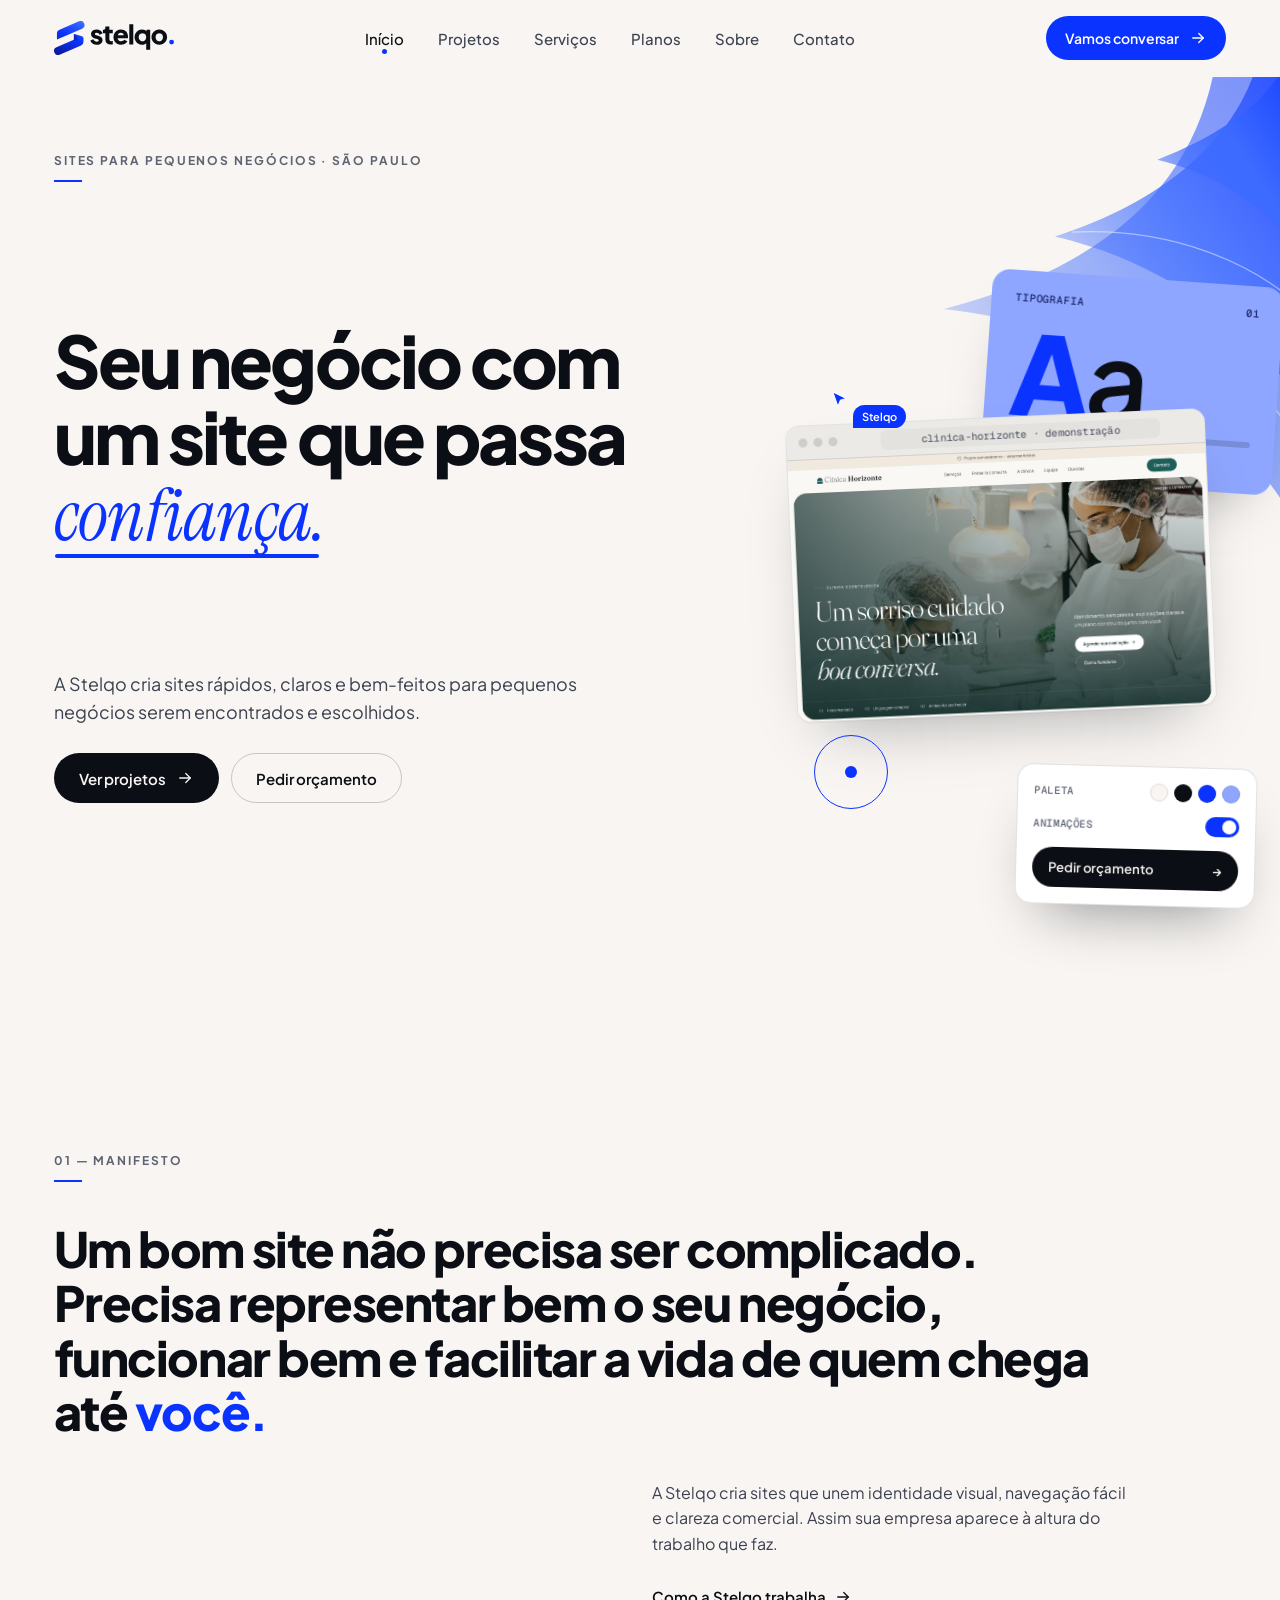
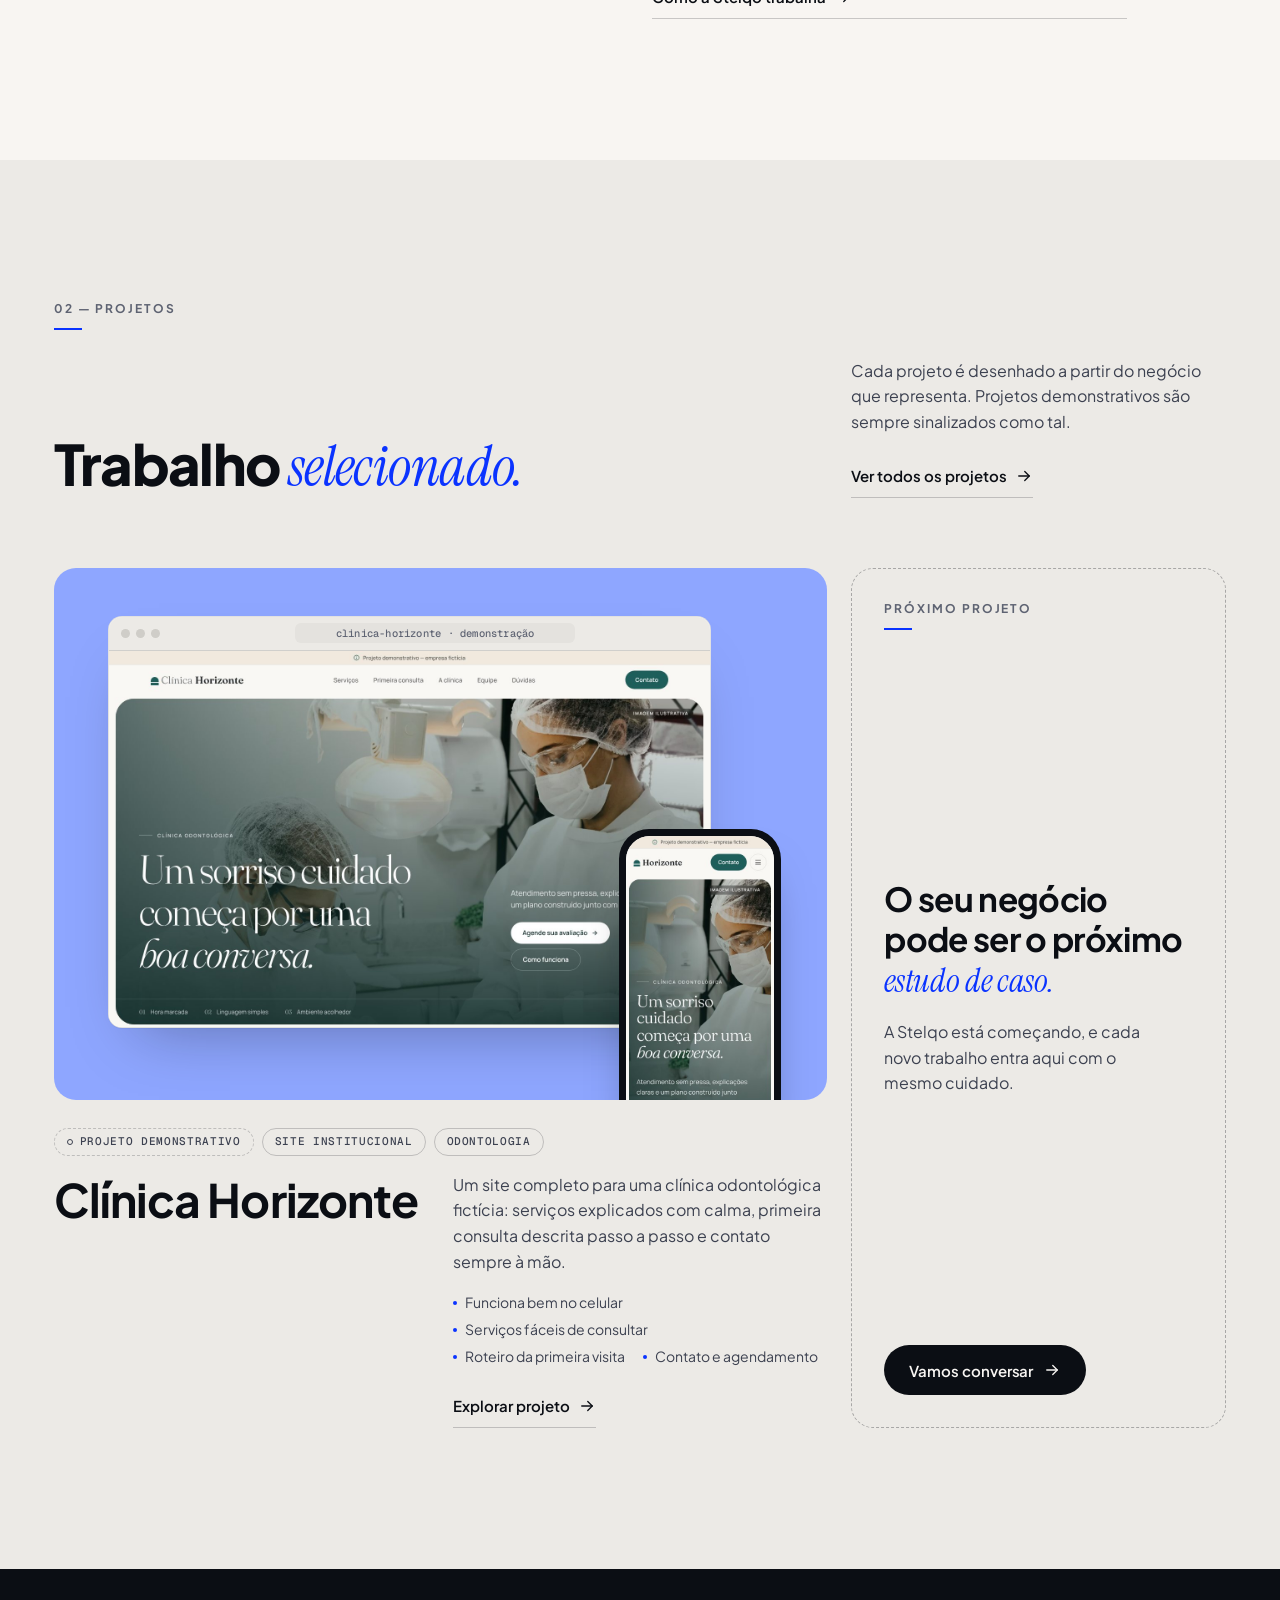
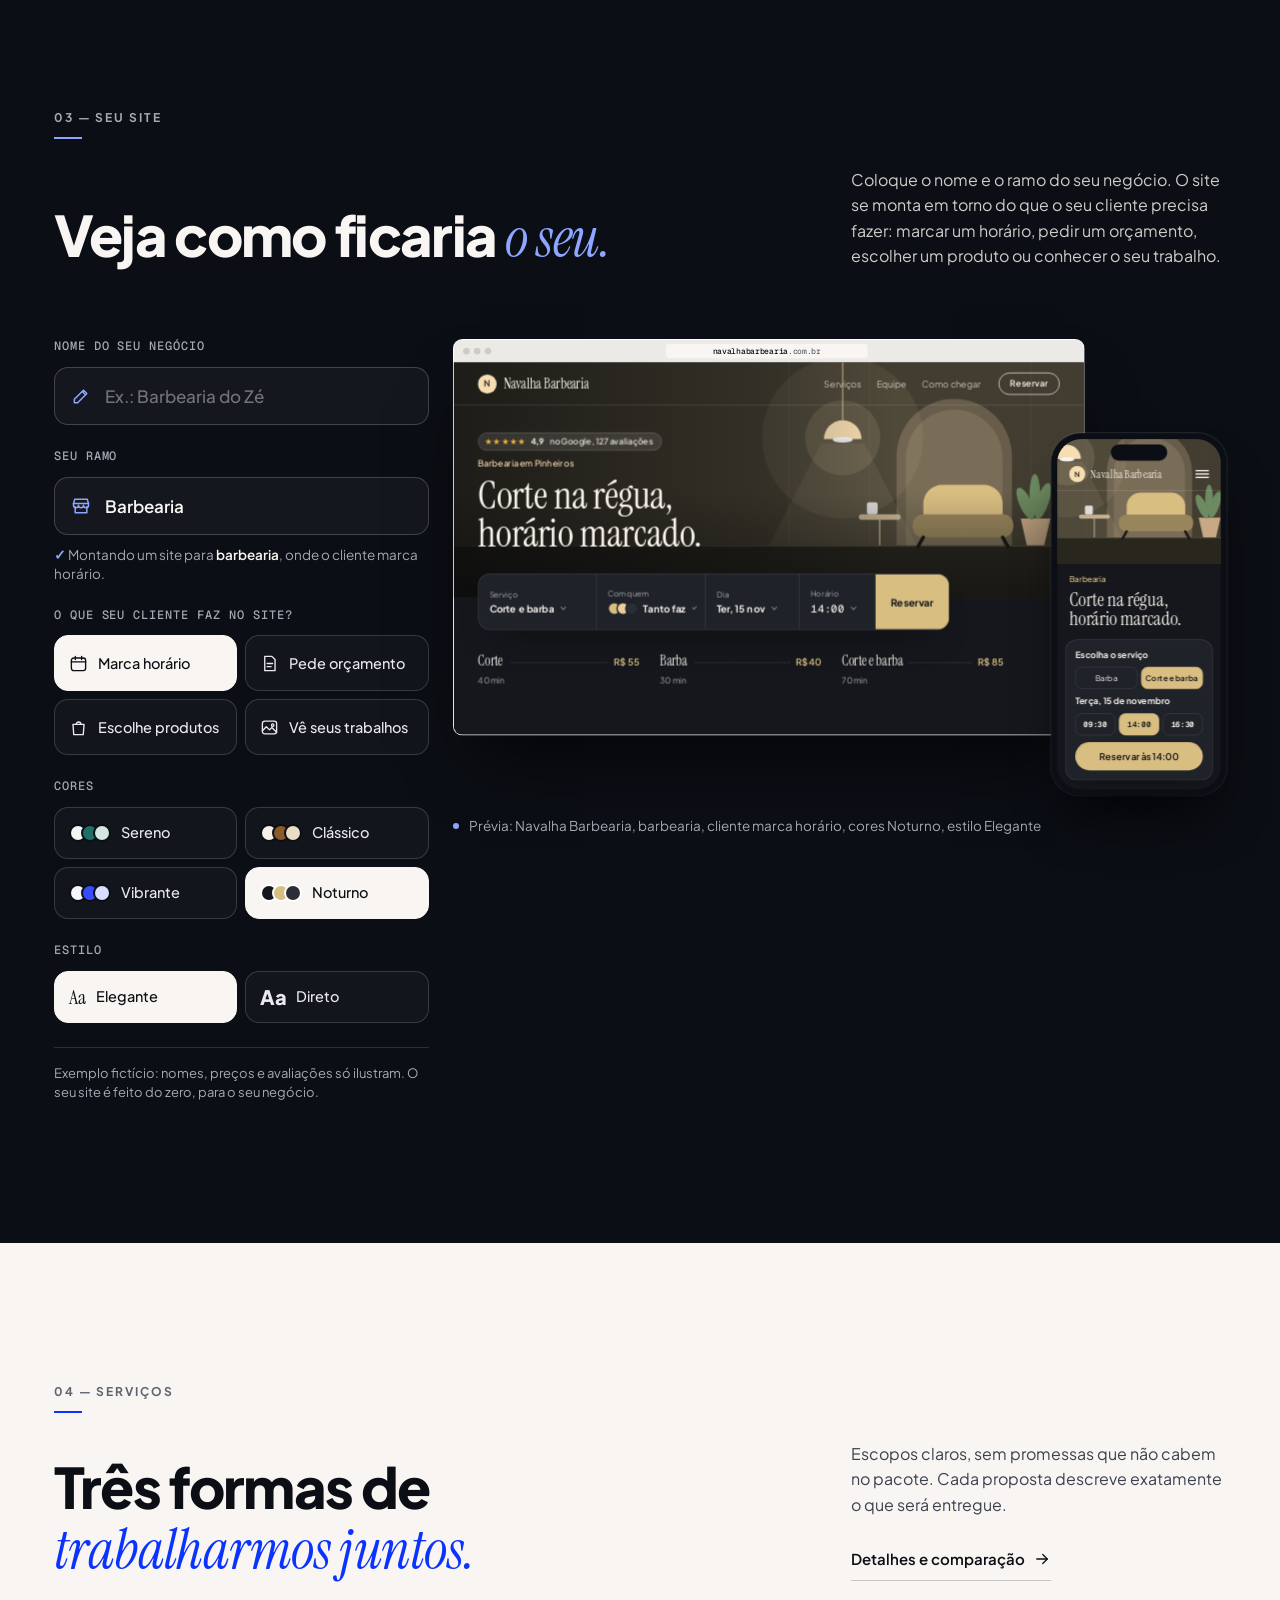
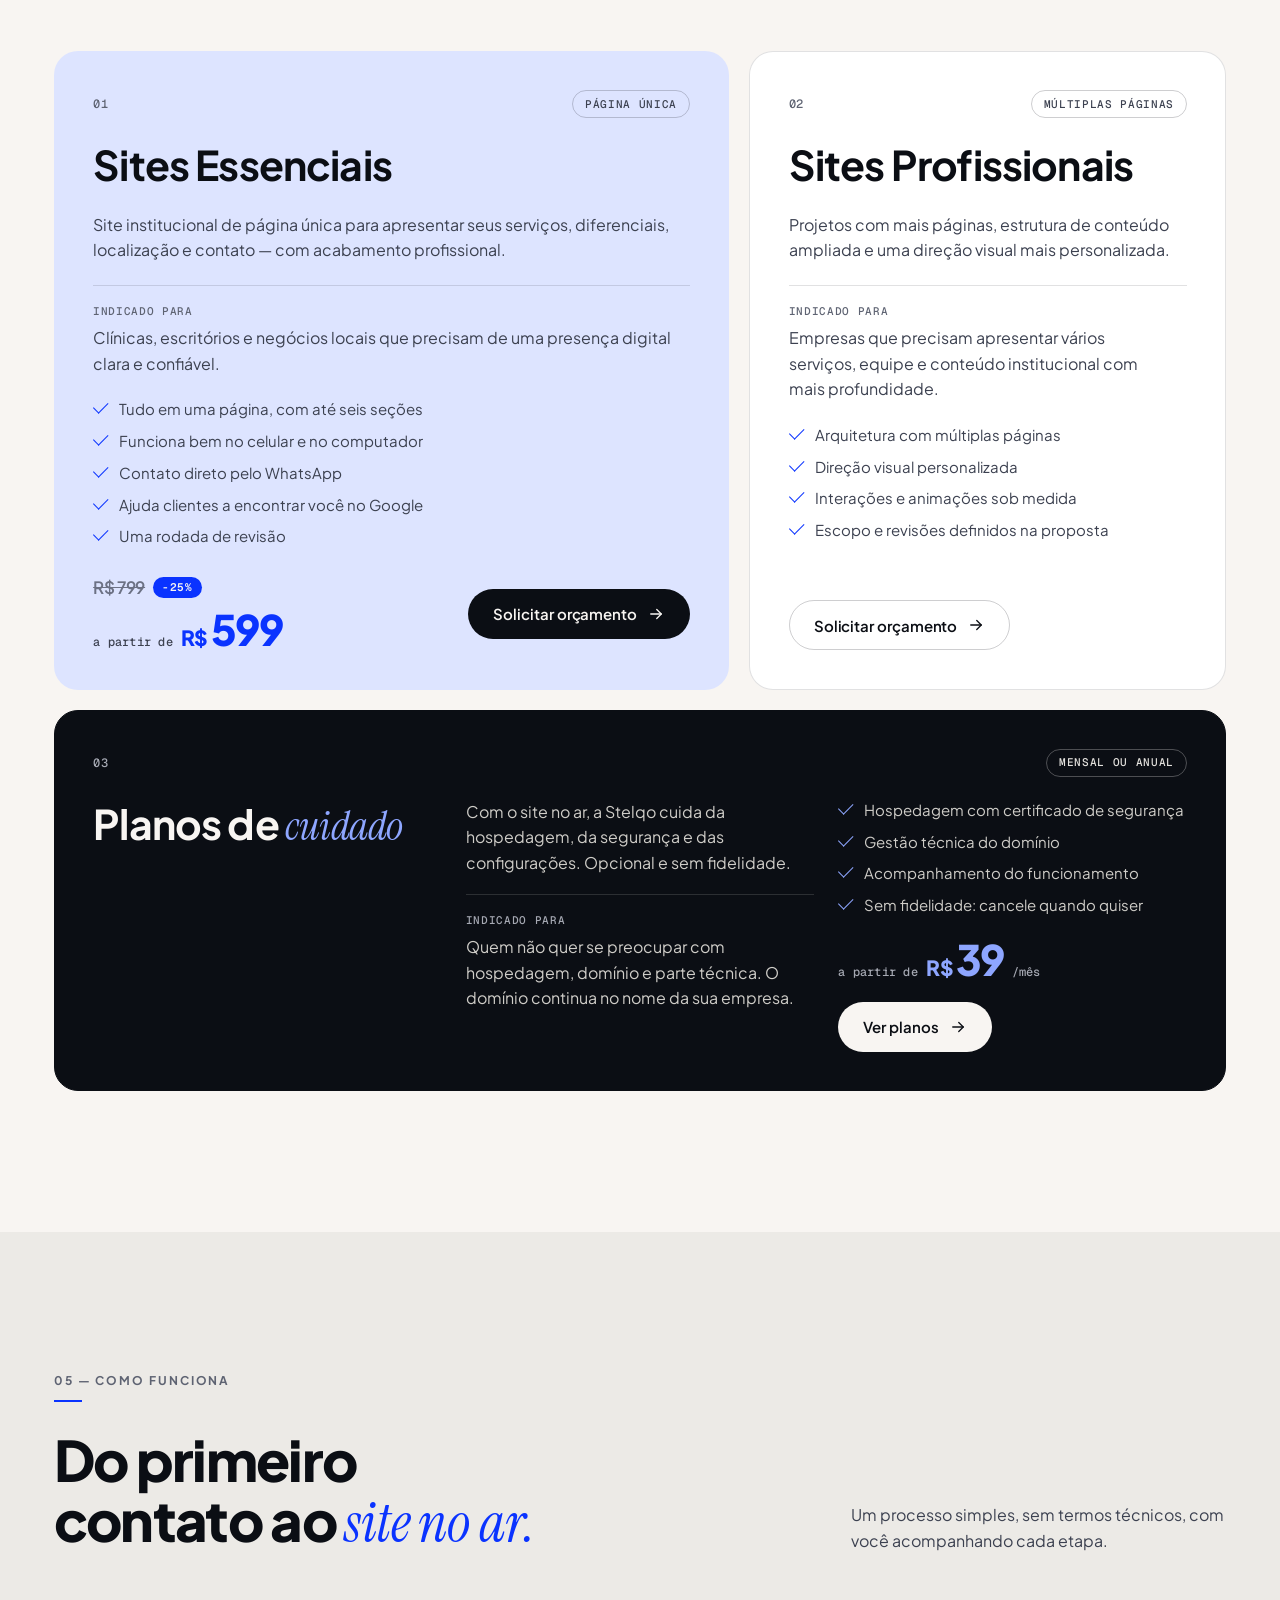
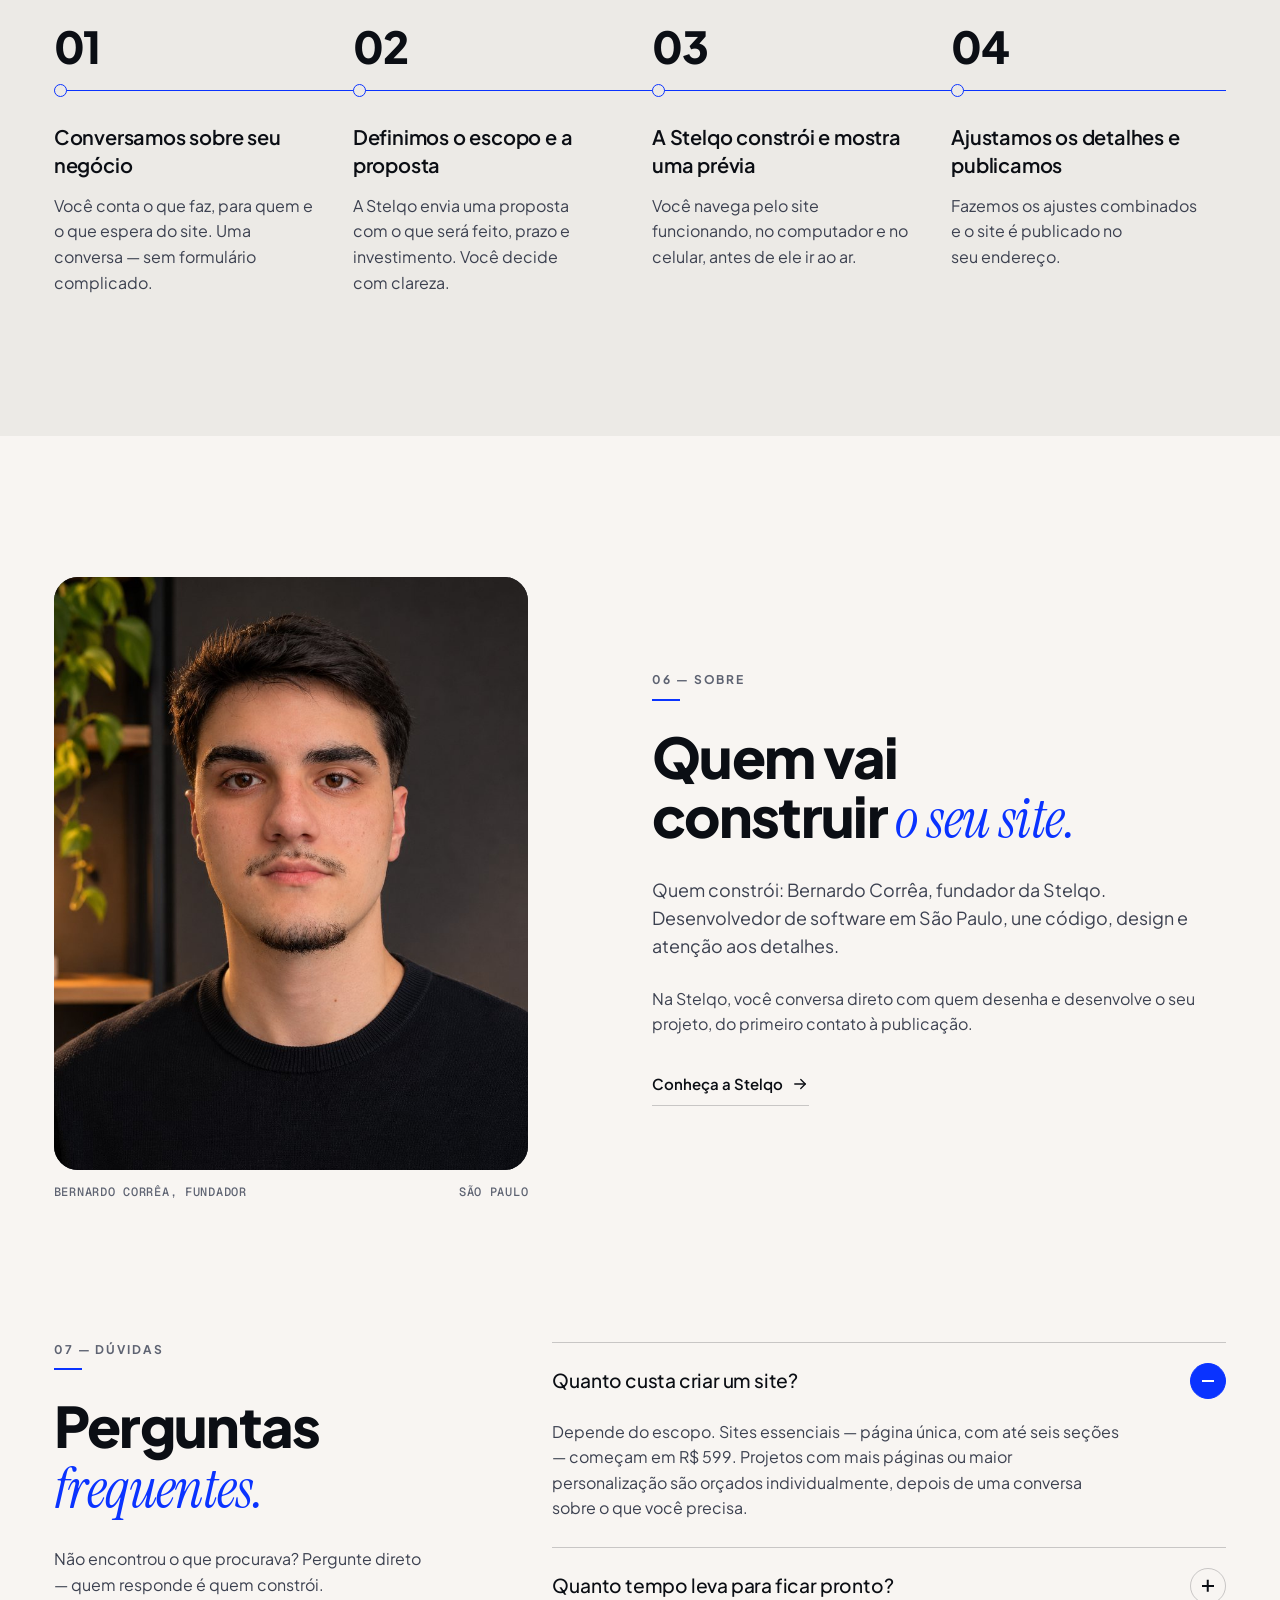
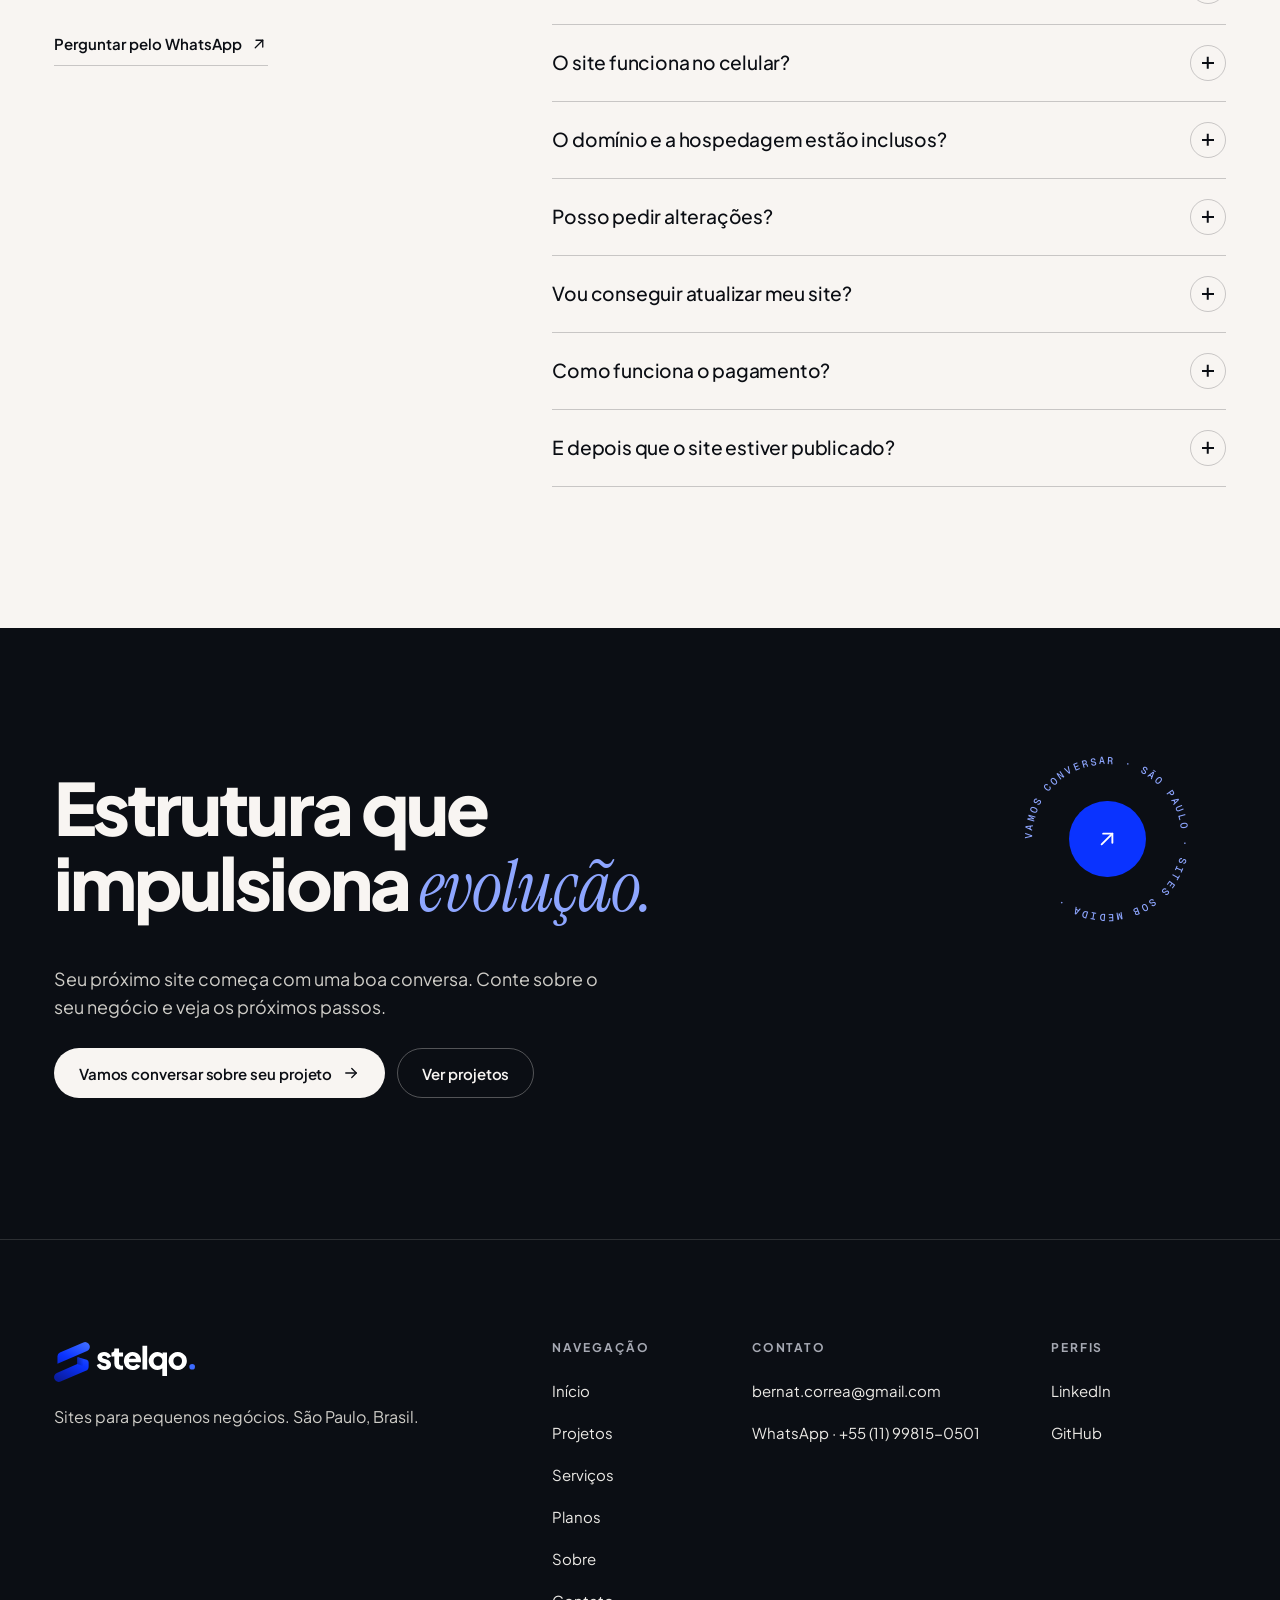
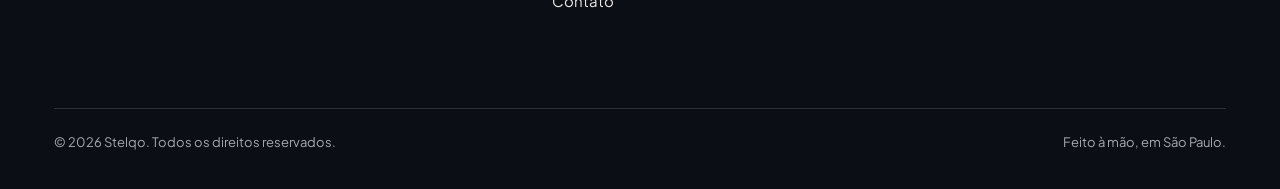
<file: index.html>
<!doctype html>
<html lang="pt-BR">
<head>
<meta charset="utf-8">
<meta name="viewport" content="width=device-width, initial-scale=1">
<meta name="color-scheme" content="light dark">
<title>Stelqo — Sites para pequenos negócios</title>
<link rel="stylesheet" href="https://fonts.googleapis.com/css2?family=Plus+Jakarta+Sans:wght@400;500;600;700;800&amp;family=Instrument+Serif:ital@0;1&amp;family=Geist+Mono:wght@400;500&amp;display=swap">
<link rel="icon" type="image/svg+xml" href="assets/brand/favicon.svg">
<link rel="icon" type="image/png" sizes="32x32" href="assets/brand/favicon-32px.png">
<link rel="apple-touch-icon" href="assets/brand/favicon-180px-apple-touch.png">
<link rel="stylesheet" href="assets/css/stelqo.css">
<style>

/* ---------- hero ---------- */
.hero{position:relative;padding-top:clamp(28px,4vw,56px);padding-bottom:clamp(40px,5vw,72px);overflow:hidden;--mx:0;--my:0}
/* Onda de Luz — canto superior direito, nunca atrás do texto */
.onda{position:absolute;top:-24px;right:-48px;width:min(40vw,600px);height:auto;z-index:0;pointer-events:none}
@media (prefers-reduced-motion: no-preference){
  .onda-g{animation:onda 18s ease-in-out infinite alternate;transform-origin:100% 0}
  @keyframes onda{to{transform:rotate(-3deg) translateX(-8px)}}
}
.hero-grid{position:relative;display:grid;grid-template-columns:repeat(12,minmax(0,1fr));column-gap:24px;row-gap:clamp(28px,3.4vw,48px);min-height:min(820px,calc(100vh - 76px))}
.hero-meta{grid-column:1/-1;grid-row:1;display:flex;justify-content:space-between;align-items:center;gap:16px;flex-wrap:wrap;animation:fadeIn .8s .05s var(--ease) both}
.hero-h{grid-column:1/span 8;grid-row:2;align-self:center;position:relative;z-index:2}
.ln{display:block;overflow:hidden;padding-bottom:.12em;margin-bottom:-.12em}
.ln>span{display:inline-block;animation:lnIn 1.05s var(--ease) both}
.ln:nth-child(1)>span{animation-delay:.12s}.ln:nth-child(2)>span{animation-delay:.22s}.ln:nth-child(3)>span{animation-delay:.32s}
@keyframes lnIn{from{transform:translateY(108%)}to{transform:none}}
@keyframes fadeIn{from{opacity:0;transform:translateY(12px)}to{opacity:1;transform:none}}
.hero-h em{position:relative;white-space:nowrap}
.hero-h em::after{content:"";position:absolute;left:.02em;right:.1em;bottom:.06em;height:.06em;background:var(--accent);transform-origin:0 50%;animation:under .9s 1.1s var(--ease) both;border-radius:2px}
@keyframes under{from{transform:scaleX(0)}to{transform:scaleX(1)}}
.hero-foot{grid-column:1/span 6;grid-row:3;display:flex;flex-direction:column;gap:28px;animation:fadeIn .9s .6s var(--ease) both}
.hero-ctas{display:flex;flex-wrap:wrap;gap:12px}

/* composição flutuante (segue o mouse via data-tilt); a Onda fica atrás dela */
.stage{grid-column:9/span 4;grid-row:2/span 2;position:relative;z-index:1;min-height:600px;align-self:stretch;pointer-events:none}
.lay{position:absolute;transform:translate3d(calc(var(--mx) * var(--d)),calc(var(--my) * var(--d)),0);transition:transform 1s var(--ease)}
.win{animation:winIn 1.1s var(--ease) both}
@keyframes winIn{from{opacity:0;translate:0 56px}to{opacity:1;translate:0 0}}
.l1{--d:-10px;top:4%;right:-14%;width:78%}
.l1 .win{rotate:4deg;animation-delay:.35s}
.l2{--d:22px;top:24%;left:-16%;width:112%}
.l2 .win{rotate:-2.5deg;animation-delay:.5s}
.l3{--d:40px;bottom:6%;right:-8%;width:64%}
.l3 .win{rotate:1.5deg;animation-delay:.7s}
.l4{--d:58px;top:20%;left:-6%}
.l4 .win{animation-delay:1.1s}
.l5{--d:-26px;bottom:20%;left:-10%}
.l5 .win{animation-delay:.9s}
.spec{background:var(--lav);border-radius:18px;padding:22px 24px 20px;color:var(--ink);box-shadow:0 30px 60px -36px rgba(11,14,20,.5)}
.spec-top{display:flex;justify-content:space-between;font:500 10.5px/1 var(--mono);letter-spacing:.08em;text-transform:uppercase;color:#1A2466}
.spec-aa{font:800 110px/.9 var(--sans);letter-spacing:-.05em;color:var(--blue);margin:18px 0 6px}
.spec-aa em{font-style:normal;color:var(--ink)}
.spec-lines{display:grid;gap:7px}
.spec-lines i{display:block;height:6px;border-radius:3px;background:rgba(11,14,20,.16)}
.spec-lines i:nth-child(2){width:78%}.spec-lines i:nth-child(3){width:52%}
.l2 .bw .shot{aspect-ratio:16/10}
.comp{background:#fff;border-radius:16px;border:1px solid rgba(11,14,20,.12);padding:16px;display:grid;gap:14px;box-shadow:0 30px 60px -28px rgba(11,14,20,.45)}
.comp-row{display:flex;justify-content:space-between;align-items:center;font:500 10.5px/1 var(--mono);letter-spacing:.06em;text-transform:uppercase;color:#5E6372}
.comp-sw{display:flex;gap:6px}
.comp-sw i{width:18px;height:18px;border-radius:50%;display:block;border:1px solid rgba(11,14,20,.1)}
.comp-tg{width:34px;height:20px;border-radius:999px;background:var(--blue);position:relative}
.comp-tg::after{content:"";position:absolute;right:3px;top:3px;width:14px;height:14px;border-radius:50%;background:#fff}
.comp-btn{display:flex;align-items:center;justify-content:space-between;height:40px;padding:0 16px;border-radius:999px;background:var(--ink);color:var(--paper);font:600 13px/1 var(--sans)}
.cur{display:flex;align-items:flex-start;gap:2px;animation:curMove 9s 2s ease-in-out infinite}
.cur svg{width:22px;height:22px;fill:var(--blue);stroke:#fff;stroke-width:1.2}
.cur span{margin-top:16px;background:var(--blue);color:#fff;font:600 11px/1 var(--sans);padding:6px 9px;border-radius:999px 999px 999px 4px;white-space:nowrap}
@keyframes curMove{0%,100%{transform:translate(0,0)}25%{transform:translate(120px,60px)}50%{transform:translate(200px,250px)}75%{transform:translate(60px,180px)}}
.dotring{width:74px;height:74px;border-radius:50%;border:1px solid var(--blue);display:grid;place-items:center}
.dotring::after{content:"";width:12px;height:12px;border-radius:50%;background:var(--blue)}
@media (prefers-reduced-motion: reduce){ .win,.cur{animation:none} .lay{transition:none;transform:none} }


/* ---------- manifesto ---------- */
.mf-grid{display:grid;grid-template-columns:repeat(12,minmax(0,1fr));column-gap:24px;row-gap:40px}
.mf-grid .eyebrow{grid-column:1/-1}
.mf-text{grid-column:1/span 11;font:800 clamp(28px,3.8vw,56px)/1.12 var(--sans);letter-spacing:-.03em;text-wrap:pretty}
.mf-text .w{display:inline}
.mf-text em{font-weight:800;color:var(--accent)}
.mf-side{grid-column:7/span 5;display:flex;flex-direction:column;gap:20px}

/* ---------- projects ---------- */
.proj{background:var(--surface-2)}
.proj-grid{display:grid;grid-template-columns:repeat(12,minmax(0,1fr));gap:24px}
.pcard{grid-column:span 8}
.pcard-a{display:flex;flex-direction:column;gap:28px;text-decoration:none;color:var(--fg);border-radius:24px}
.pcard-a:hover{color:var(--fg)}
.pcard-media{position:relative;aspect-ratio:16/11;border-radius:22px;background:var(--lav);overflow:hidden;transition:transform .45s var(--ease),box-shadow .45s var(--ease)}
.pcard-a:hover .pcard-media{transform:translateY(-6px);box-shadow:0 40px 70px -40px rgba(11,14,20,.55)}
.pc-bw{position:absolute;left:7%;top:9%;width:78%;transition:transform .6s var(--ease)}
.pc-bw .shot{aspect-ratio:16/10}
.pc-phone{position:absolute;right:6%;bottom:-6%;width:21%;transition:transform .6s var(--ease)}
.pc-phone .shot{aspect-ratio:390/760}
.pcard-a:hover .pc-bw .shot img{transform:translateY(-34%)}
.pcard-a:hover .pc-phone .shot img{transform:translateY(-18%)}
.pcard-a:hover .pc-bw{transform:translate(-4px,-4px)}
.pcard-a:hover .pc-phone{transform:translateY(-14px)}
.pcard-body{display:grid;grid-template-columns:repeat(8,minmax(0,1fr));column-gap:24px;row-gap:16px}
.pc-tags{grid-column:1/-1;display:flex;flex-wrap:wrap;gap:8px}
.pcard-body .h3{grid-column:1/span 4;font-size:clamp(36px,3.6vw,56px)}
.pc-desc{grid-column:5/span 4;display:flex;flex-direction:column;gap:18px}
.pc-feats{display:flex;flex-wrap:wrap;gap:6px 18px}
.pc-feats li{font:400 14px/1.5 var(--sans);color:var(--fg-2);display:flex;align-items:center;gap:8px}
.pc-feats li::before{content:"";width:4px;height:4px;border-radius:50%;background:var(--accent)}
.pc-go{align-self:flex-start}
.pcard-a:hover .pc-go{border-color:var(--accent);color:var(--accent)}
.pcard-a:hover .pc-go .arr{transform:translateX(3px)}
.pnext{grid-column:span 4;display:flex;flex-direction:column;justify-content:space-between;gap:36px;padding:32px;border:1px dashed rgba(11,14,20,.3);border-radius:22px;aspect-ratio:auto;min-height:100%}
.pnext .h3{font-size:clamp(30px,2.6vw,40px)}

/* ---------- lab: "Veja como ficaria o seu" (prévia montada por assets/js/lab.js) ---------- */
.lab{position:relative;overflow:hidden}
.lab .grid{display:grid;grid-template-columns:repeat(12,minmax(0,1fr));column-gap:24px;row-gap:32px;align-items:start}
.lab .ctl{grid-column:1/span 4;display:flex;flex-direction:column;gap:24px}
.lab .stage-col{grid-column:5/span 8;min-width:0;display:flex;flex-direction:column;gap:14px}
.lab fieldset{border:0;margin:0;padding:0;min-width:0}
.lab legend,.lab .lbl{display:block;font:500 12px/1.3 var(--mono);letter-spacing:.08em;text-transform:uppercase;color:var(--d-muted);padding:0;margin:0 0 12px}
.lab .field{display:flex;flex-direction:column}
.lab .in{position:relative}
.lab .in input{width:100%;min-height:58px;padding:0 18px 0 50px;border-radius:14px;border:1.5px solid rgba(248,245,242,.2);background:rgba(248,245,242,.04);color:var(--paper);font:600 17px/1 var(--sans);outline:none;transition:background-color .2s,border-color .2s}
.lab .in input::placeholder{color:rgba(248,245,242,.42);font-weight:500}
.lab .in input:focus{background:rgba(142,166,255,.1);border-color:var(--lav)}
.lab .in svg{position:absolute;left:17px;top:50%;width:20px;height:20px;margin-top:-10px;stroke:var(--lav);fill:none;stroke-width:1.8;stroke-linecap:round;stroke-linejoin:round}
.lab .hint{margin:10px 0 0;font:400 13.5px/1.45 var(--sans);color:var(--d-muted);min-height:1.45em}
.lab .hint b{color:var(--paper);font-weight:600}
.lab .hint.ok::before{content:"✓ ";color:var(--lav);font-weight:700}
.lab .row{display:grid;gap:8px;grid-template-columns:repeat(2,minmax(0,1fr))}
.lab .opt{appearance:none;border:1px solid rgba(248,245,242,.16);background:rgba(248,245,242,.03);color:#E9EAEE;border-radius:14px;cursor:pointer;font:500 14.5px/1.2 var(--sans);min-height:52px;padding:0 14px;display:flex;align-items:center;gap:10px;text-align:left;transition:background-color .2s,border-color .2s,color .2s,transform .2s var(--ease)}
.lab .opt:hover{border-color:rgba(248,245,242,.4);background:rgba(248,245,242,.06)}
.lab .opt:active{transform:scale(.97)}
.lab .opt[aria-pressed="true"]{background:var(--paper);color:var(--dark-bg);border-color:var(--paper)}
.lab .opt:focus-visible{outline:2px solid var(--lav);outline-offset:3px}
.lab .opt svg{width:19px;height:19px;flex:none;fill:none;stroke:currentColor;stroke-width:1.7;stroke-linecap:round;stroke-linejoin:round}
.lab .goal .opt{min-height:56px}
.lab .sw{display:flex}
.lab .sw i{width:18px;height:18px;border-radius:50%;border:2px solid var(--dark-bg);margin-left:-6px}
.lab .sw i:first-child{margin-left:0}
.lab .opt[aria-pressed="true"] .sw i{border-color:#fff}
.lab .aa{font-size:20px;line-height:1}
.lab .note{margin:0;font:400 13px/1.5 var(--sans);color:var(--d-muted);border-top:1px solid var(--d-line);padding-top:16px}
.lab .cap{margin:0;display:flex;align-items:center;gap:10px;font:400 13.5px/1.4 var(--sans);color:var(--d-muted)}
.lab .cap::before{content:"";width:6px;height:6px;border-radius:50%;background:var(--lav);flex:none}
.lab .lab-stage{position:relative;width:100%;height:calc(var(--ch) * var(--k));--k:.6;--ch:690px}
.lab .canvas{position:absolute;left:var(--cx,0px);top:0;width:1152px;height:690px;transform:scale(var(--k));transform-origin:0 0}
.lab .lap{position:absolute;left:0;top:0;width:940px;height:590px;border-radius:14px;overflow:hidden;background:#fff;border:1px solid rgba(248,245,242,.12);box-shadow:0 60px 100px -40px rgba(0,0,0,.8)}
.lab .bar{height:34px;display:flex;align-items:center;gap:12px;padding:0 14px;background:#ECEAE6;border-bottom:1px solid rgba(11,14,20,.1)}
.lab .dots{display:flex;gap:6px}
.lab .dots i{width:10px;height:10px;border-radius:50%;background:#CFCCC6}
.lab .url{margin:0 auto;transform:translateX(-30px);min-width:300px;text-align:center;font:500 12px/22px var(--mono);color:#5E6372;background:#F8F5F2;border-radius:6px;padding:0 14px}
.lab .url b{color:#0B0E14;font-weight:500}
.lab .phn{position:absolute;left:890px;top:140px;width:262px;height:540px;border-radius:44px;background:#0B0E14;padding:9px;box-shadow:0 50px 80px -30px rgba(0,0,0,.85),0 0 0 1px rgba(248,245,242,.16)}
.lab .ph-in{position:relative;width:100%;height:100%;border-radius:36px;overflow:hidden}
.lab .notch{position:absolute;top:8px;left:50%;width:84px;height:24px;margin-left:-42px;border-radius:20px;background:#0B0E14;z-index:5}
.lab .lab-stage.solo .canvas{width:262px;height:540px}
.lab .lab-stage.solo .lap{display:none}
.lab .lab-stage.solo .phn{left:0;top:0}
.lab .site{--bg:#F2F6F4;--surf:#fff;--ink:#12302C;--mut:#4B5F5B;--acc:#1F6F64;--accInk:#fff;--soft:#D3E6E0;--line:rgba(18,48,44,.14);
  --hf:"Instrument Serif",Georgia,serif;--hw:400;--hl:-.01em;--hs:1;
  --deep:color-mix(in srgb,var(--acc) 26%,#0D0F13);
  --glow:color-mix(in srgb,var(--acc) 22%,#FFE6BF);
  --sky:color-mix(in srgb,var(--acc) 12%,#F3EEE5);
  --glass:color-mix(in srgb,var(--acc) 40%,#A8C6D6);
  --leaf:color-mix(in srgb,var(--acc) 22%,#4F7B57);
  background:var(--bg);color:var(--ink);font-family:var(--sans);height:100%;position:relative;overflow:hidden;transition:background-color .45s var(--ease),color .45s var(--ease)}
.lab .site.direto{--hf:"Plus Jakarta Sans",Arial,sans-serif;--hw:700;--hl:-.035em;--hs:.84}
.lab .site p{margin:0}
.lab .site .h{font-family:var(--hf);font-weight:var(--hw);letter-spacing:var(--hl);text-wrap:balance}
.lab .lap .site{height:calc(100% - 34px)}
.lab .fade{height:100%;position:relative;animation:lab-fade .5s var(--ease) both}
@keyframes lab-fade{from{opacity:0;transform:translateY(8px)}to{opacity:1;transform:none}}
@keyframes lab-blink{50%{opacity:0}}
@media (prefers-reduced-motion:reduce){
  .lab .fade{animation:none}
  .lab .site{transition:none}
  .lab .caret{animation:none!important}
}
.lab .s-nav{display:flex;align-items:center;gap:26px;height:64px;padding:0 36px;border-bottom:1px solid var(--line);position:relative;z-index:2}
.lab .s-logo{display:flex;align-items:center;gap:10px;font-family:var(--hf);font-weight:var(--hw);letter-spacing:var(--hl);font-size:calc(21px * var(--hs));white-space:nowrap;max-width:320px;overflow:hidden;text-overflow:ellipsis}
.lab .mark{flex:none;width:28px;height:28px;border-radius:50%;background:var(--acc);color:var(--accInk);display:grid;place-items:center;font:700 13px/1 var(--sans);letter-spacing:0}
.lab .links{display:flex;gap:22px;margin-left:auto;font-size:13.5px;color:var(--mut)}
.lab .pill{border:1.5px solid currentColor;border-radius:999px;padding:9px 16px;font:600 13px/1 var(--sans);white-space:nowrap}
.lab .s-nav.lt{color:#F7F2EA;border-color:rgba(255,255,255,.14)}
.lab .s-nav.lt .links{color:rgba(247,242,234,.72)}
.lab .s-nav.lt .mark{background:var(--glow);color:var(--deep)}
.lab .kick{font:500 13px/1.2 var(--sans);color:var(--acc)}
.lab .btn1{display:inline-flex;align-items:center;justify-content:center;gap:8px;border-radius:999px;font:600 14px/1 var(--sans);padding:14px 22px;white-space:nowrap;background:var(--acc);color:var(--accInk)}
.lab .card{background:var(--surf);border:1px solid var(--line)}
.lab .f-surf{fill:var(--surf)}
.lab .f-bg{fill:var(--bg)}
.lab .f-acc{fill:var(--acc)}
.lab .f-soft{fill:var(--soft)}
.lab .f-ink{fill:var(--ink)}
.lab .wa{position:absolute;right:16px;bottom:18px;width:50px;height:50px;border-radius:50%;background:#25D366;display:grid;place-items:center;box-shadow:0 10px 24px -8px rgba(0,0,0,.45);z-index:4}
.lab .wa svg{width:25px;height:25px;fill:#fff}
.lab .scene{position:absolute;inset:0;width:100%;height:100%}
.lab .sc-deep{fill:var(--deep)}
.lab .sc-floor{fill:color-mix(in srgb,var(--deep) 62%,#000)}
.lab .sc-glow{fill:var(--glow)}
.lab .sc-acc2{fill:color-mix(in srgb,var(--acc) 70%,#000)}
.lab .sc-leaf{fill:var(--leaf)}
.lab .sc-pot{fill:color-mix(in srgb,var(--glow) 55%,#8C6A50)}
.lab .sc-st{stroke:var(--glow);stroke-width:2;fill:none}
.lab .sc-ink{stroke:color-mix(in srgb,var(--deep) 40%,#000);stroke-width:5;stroke-linecap:round;fill:none}
.lab .sc-wall{stroke:rgba(255,255,255,.05);stroke-width:1.5;fill:none}
.lab .a-hero{position:relative;height:350px;overflow:hidden;color:#F7F2EA}
.lab .shade{position:absolute;inset:0;background:linear-gradient(90deg,rgba(6,7,9,.6) 0%,rgba(6,7,9,.25) 48%,transparent 70%),linear-gradient(0deg,rgba(6,7,9,.45),transparent 45%)}
.lab .a-copy{position:absolute;left:36px;bottom:66px;max-width:500px;display:flex;flex-direction:column;gap:12px}
.lab .a-copy .kick{color:var(--glow)}
.lab .a-copy .h{font-size:calc(58px * var(--hs));line-height:.98}
.lab .rev{display:inline-flex;align-items:center;gap:8px;width:max-content;padding:6px 13px 6px 10px;border-radius:999px;background:rgba(255,255,255,.1);border:1px solid rgba(255,255,255,.18);backdrop-filter:blur(6px);font:500 12.5px/1 var(--sans);color:#F7F2EA}
.lab .rev .st{color:#F4B740;letter-spacing:1px;font-size:12px}
.lab .rev b{font-weight:700}
.lab .sc-ini{font-family:var(--hf);font-weight:700;font-size:20px;fill:var(--deep)}
.lab .a-book{position:absolute;left:36px;right:200px;top:314px;height:84px;border-radius:18px;display:grid;grid-template-columns:1.25fr 1.15fr 1fr .8fr auto;align-items:stretch;box-shadow:0 30px 50px -30px rgba(0,0,0,.55);z-index:2;overflow:hidden}
.lab .bk{display:flex;flex-direction:column;justify-content:center;gap:5px;padding:0 16px;border-right:1px solid var(--line);min-width:0}
.lab .bk span{font-size:11.5px;color:var(--mut)}
.lab .bk b{font-size:14.5px;font-weight:700;display:flex;align-items:center;gap:7px;white-space:nowrap}
.lab .bk b.t{font-family:var(--mono);font-weight:500;font-size:16px}
.lab .bk b::after{content:"";width:6px;height:6px;border-right:1.5px solid var(--mut);border-bottom:1.5px solid var(--mut);transform:rotate(45deg) translateY(-3px);margin-left:2px}
.lab .avs{display:flex}
.lab .avs i{width:20px;height:20px;border-radius:50%;border:2px solid var(--surf);margin-left:-7px;background:var(--soft)}
.lab .avs i:first-child{margin-left:0;background:var(--acc)}
.lab .avs i:nth-child(2){background:color-mix(in srgb,var(--acc) 45%,var(--glow))}
.lab .bk-go{display:flex;align-items:center;padding:0 22px;background:var(--acc);color:var(--accInk);font:700 15px/1 var(--sans)}
.lab .a-menu{position:absolute;left:36px;right:120px;top:430px;display:grid;grid-template-columns:repeat(3,1fr);gap:30px}
.lab .mi{display:flex;flex-direction:column;gap:6px}
.lab .mi div{display:flex;align-items:baseline;gap:8px}
.lab .mi b{font-family:var(--hf);font-weight:var(--hw);letter-spacing:var(--hl);font-size:calc(21px * var(--hs));white-space:nowrap}
.lab .mi div i{flex:1;border-bottom:1.5px dotted var(--mut);opacity:.5;transform:translateY(-4px)}
.lab .mi em{font:normal 600 14px/1 var(--sans);color:var(--acc);white-space:nowrap}
.lab .mi span{font-size:12.5px;color:var(--mut)}
.lab .q-top{display:grid;grid-template-columns:1fr auto;gap:30px;align-items:end;padding:34px 120px 0 36px}
.lab .q-top .kick{display:block;margin-bottom:14px}
.lab .q-top .h{font-size:calc(54px * var(--hs));line-height:1;max-width:590px}
.lab .q-stat{text-align:right;padding-bottom:4px}
.lab .q-stat b{display:block;font-family:var(--hf);font-weight:var(--hw);font-size:calc(92px * var(--hs));line-height:.8;letter-spacing:-.03em;color:var(--acc)}
.lab .q-stat span{display:block;font-size:12.5px;color:var(--mut);margin-top:10px;line-height:1.35}
.lab .q-form{margin:30px 120px 0 36px;border-radius:20px;display:grid;grid-template-columns:1.35fr 1fr 1fr 150px;overflow:hidden;box-shadow:0 30px 50px -36px rgba(0,0,0,.4)}
.lab .qs{padding:18px 18px 20px;border-right:1px solid var(--line);display:flex;flex-direction:column;gap:12px;position:relative}
.lab .qs .qn{font-family:var(--hf);font-weight:var(--hw);font-size:calc(26px * var(--hs));line-height:1;color:var(--acc)}
.lab .qs .ql{font-size:14px;font-weight:700;margin-top:-4px}
.lab .qs.done::after{content:"✓";position:absolute;right:16px;top:18px;width:20px;height:20px;border-radius:50%;background:var(--soft);color:var(--acc);font:700 11px/20px var(--sans);text-align:center}
.lab .chips{display:flex;flex-wrap:wrap;gap:6px}
.lab .chips span{border:1px solid var(--line);border-radius:999px;padding:7px 11px;font-size:12px;white-space:nowrap}
.lab .chips span.on{background:var(--acc);border-color:var(--acc);color:var(--accInk);font-weight:600}
.lab .seg{display:flex;flex-direction:column;gap:6px}
.lab .seg span{display:flex;align-items:center;gap:8px;font-size:13px;color:var(--mut)}
.lab .seg span::before{content:"";width:14px;height:14px;border-radius:50%;border:1.5px solid var(--line);flex:none}
.lab .seg span.on{color:var(--ink);font-weight:600}
.lab .seg span.on::before{border:4.5px solid var(--acc)}
.lab .fld{border-bottom:1.5px solid var(--ink);padding:8px 0;font:500 14.5px/1 var(--mono);display:flex;align-items:center}
.lab .caret{width:1.5px;height:16px;background:var(--acc);margin-left:2px;animation:lab-blink 1s steps(1) infinite}
.lab .fld-n{font-size:11.5px;color:var(--mut)}
.lab .q-go{background:var(--ink);color:var(--bg);display:flex;flex-direction:column;justify-content:flex-end;gap:8px;padding:18px}
.lab .q-go b{font:700 16px/1.2 var(--sans)}
.lab .q-go span{font-size:11.5px;opacity:.7;line-height:1.35}
.lab .q-go i{width:34px;height:34px;border-radius:50%;background:var(--acc);display:grid;place-items:center;margin-bottom:auto}
.lab .q-go i::before{content:"";width:9px;height:9px;border-top:2px solid var(--accInk);border-right:2px solid var(--accInk);transform:translateX(-2px) rotate(45deg)}
.lab .q-proof{display:flex;align-items:center;gap:28px;margin:26px 120px 0 36px;padding-top:18px;border-top:1px solid var(--line);font-size:12.5px;color:var(--mut)}
.lab .q-proof b{color:var(--ink);font-size:15px}
.lab .logos{display:flex;gap:26px;align-items:center;color:var(--ink);opacity:.5;white-space:nowrap}
.lab .logos i{font-style:normal}
.lab .cart{display:flex;align-items:center;gap:8px;font:600 13px/1 var(--sans);background:var(--ink);color:var(--bg);border-radius:999px;padding:8px 14px 8px 10px}
.lab .cart i{width:20px;height:20px;border-radius:50%;background:var(--acc);color:var(--accInk);display:grid;place-items:center;font:700 11px/1 var(--sans);font-style:normal}
.lab .p-head{display:flex;align-items:flex-end;justify-content:space-between;gap:24px;padding:26px 70px 0 36px}
.lab .p-head .h{font-size:calc(40px * var(--hs));line-height:1;max-width:430px;margin-top:8px}
.lab .tabs{display:flex;gap:4px;padding:4px;border-radius:999px;background:var(--soft)}
.lab .tabs span{padding:8px 14px;border-radius:999px;font-size:12.5px;color:var(--mut);white-space:nowrap}
.lab .tabs span.on{background:var(--surf);color:var(--ink);font-weight:600;box-shadow:0 2px 8px -3px rgba(0,0,0,.2)}
.lab .p-grid{display:grid;grid-template-columns:1.2fr 1fr 1fr;grid-template-rows:150px 96px;gap:12px;margin:16px 70px 0 36px}
.lab .pc{position:relative;border-radius:22px;overflow:hidden;display:flex;flex-direction:column}
.lab .pc .s-pg{flex:1;display:grid;place-items:center;background:var(--soft);min-height:0}
.lab .pc .s-pg svg{height:86%;width:auto;filter:drop-shadow(0 10px 12px rgba(0,0,0,.18))}
.lab .pc .pi{padding:10px 14px 12px;display:flex;justify-content:space-between;align-items:flex-end;gap:10px}
.lab .pc .pi b{display:block;font-family:var(--hf);font-weight:var(--hw);letter-spacing:var(--hl);font-size:calc(19px * var(--hs));line-height:1.1}
.lab .pc .pi span{display:block;font-size:11.5px;color:var(--mut);margin-top:3px}
.lab .pc .pi em{font:normal 700 14px/1 var(--sans);white-space:nowrap}
.lab .pc.big{grid-row:1/3}
.lab .pc.big .s-pg svg{height:82%}
.lab .pc.big .pi b{font-size:calc(26px * var(--hs))}
.lab .pc.wide{grid-column:2/4;flex-direction:row}
.lab .pc.wide .s-pg{flex:none;width:130px}
.lab .pc.wide .pi{flex:1;align-items:center}
.lab .tagx{position:absolute;left:14px;top:14px;background:var(--surf);border-radius:999px;padding:6px 11px;font:600 11.5px/1 var(--sans);z-index:1}
.lab .add{position:absolute;right:12px;top:12px;width:30px;height:30px;border-radius:50%;background:var(--surf);color:var(--ink);display:grid;place-items:center;font:500 20px/1 var(--sans);box-shadow:0 4px 10px -4px rgba(0,0,0,.3)}
.lab .add.on{background:var(--acc);color:var(--accInk);font-size:13px;font-weight:700}
.lab .p-bar{position:absolute;left:250px;bottom:16px;display:flex;align-items:center;gap:14px;background:var(--ink);color:var(--bg);border-radius:999px;padding:8px 8px 8px 18px;font-size:13.5px;box-shadow:0 20px 40px -16px rgba(0,0,0,.6);z-index:3}
.lab .p-bar b{font-weight:700}
.lab .p-bar span:last-child{background:#25D366;color:#fff;border-radius:999px;padding:10px 16px;font-weight:700}
.lab .f{display:grid;grid-template-columns:520px 1fr;gap:30px;padding:22px 60px 0 36px}
.lab .f-img{position:relative;height:452px;border-radius:20px;overflow:hidden}
.lab .f-img .ren,.lab .f-img .bp{position:absolute;inset:0}
.lab .f-img svg{width:100%;height:100%;display:block}
.lab .bp{clip-path:inset(0 54% 0 0);background-color:var(--deep);background-image:linear-gradient(rgba(255,255,255,.07) 1px,transparent 1px),linear-gradient(90deg,rgba(255,255,255,.07) 1px,transparent 1px);background-size:22px 22px}
.lab .bp svg *{fill:none!important;stroke:rgba(255,255,255,.72)!important;stroke-width:1.2!important}
.lab .bp .a-sky,.lab .bp .a-sun,.lab .bp .a-hill,.lab .bp .a-tree,.lab .bp .a-refl{display:none}
.lab .bp text{fill:rgba(255,255,255,.85)!important;stroke:none!important;font:500 12px var(--mono)}
.lab .dim{display:none}
.lab .bp .dim{display:inline}
.lab .a-sky{fill:var(--sky)}
.lab .a-sun{fill:#F7D9A6}
.lab .a-hill{fill:color-mix(in srgb,var(--leaf) 35%,var(--sky))}
.lab .a-tree{fill:var(--leaf)}
.lab .a-lawn{fill:color-mix(in srgb,var(--leaf) 55%,#CAD8A9)}
.lab .a-wall{fill:#EFE9E0}
.lab .a-glass{fill:var(--glass)}
.lab .a-door{fill:#2C2621}
.lab .a-wood{fill:#8B5E3C}
.lab .a-refl{stroke:rgba(255,255,255,.5);stroke-width:3;fill:none}
.lab .a-slat{stroke:rgba(0,0,0,.2);stroke-width:2}
.lab .a-shadow{fill:rgba(0,0,0,.2)}
.lab .a-path{stroke:#DCD2C2;stroke-width:18;fill:none}
.lab .handle{position:absolute;top:0;bottom:0;left:46%;width:2px;margin-left:-1px;background:#fff;z-index:2}
.lab .handle::after{content:"‹ ›";position:absolute;top:50%;left:50%;width:40px;height:40px;margin:-20px 0 0 -20px;border-radius:50%;background:#fff;color:#111;display:grid;place-items:center;font:700 15px/1 var(--sans);letter-spacing:3px;box-shadow:0 6px 16px rgba(0,0,0,.3)}
.lab .f-lbl{position:absolute;top:14px;z-index:2;border-radius:999px;padding:6px 11px;font:600 11.5px/1 var(--sans)}
.lab .f-lbl.l{left:14px;background:rgba(255,255,255,.14);color:#fff;backdrop-filter:blur(4px)}
.lab .f-lbl.r{right:14px;background:var(--surf);color:var(--ink)}
.lab .f-side{display:flex;flex-direction:column;gap:16px;padding-top:8px;min-width:0}
.lab .f-side .h{font-size:calc(34px * var(--hs));line-height:1.02}
.lab .f-proj{border-top:1px solid var(--line);padding-top:16px;display:flex;flex-direction:column;gap:6px}
.lab .f-proj .cnt{font-size:12px;color:var(--mut)}
.lab .f-proj b{font-family:var(--hf);font-weight:var(--hw);letter-spacing:var(--hl);font-size:calc(24px * var(--hs));line-height:1.1}
.lab .f-proj span{font-size:12.5px;color:var(--mut);line-height:1.4}
.lab .f-th{display:grid;grid-template-columns:repeat(3,1fr);gap:8px}
.lab .f-th i{aspect-ratio:1;border-radius:12px;position:relative;overflow:hidden;display:block;outline-offset:2px}
.lab .f-th i:first-child{outline:2px solid var(--acc)}
.lab .f-th svg{width:100%;height:100%;display:block}
.lab .gl{position:absolute;inset:0;background:var(--soft);display:grid;place-items:center}
.lab .gl svg{width:auto!important;height:62%!important;filter:drop-shadow(0 14px 16px rgba(0,0,0,.18))}
.lab .f-th i.g{background:var(--soft);display:grid;place-items:center}
.lab .f-th i.g svg{width:72%;height:72%}
.lab .tl{font-size:13.5px;font-weight:600;text-decoration:underline;text-underline-offset:4px;text-decoration-color:var(--acc)}
.lab .phn .site{padding-top:0}
.lab .m-nav{display:flex;align-items:center;justify-content:space-between;padding:40px 18px 12px;border-bottom:1px solid var(--line);position:relative;z-index:2}
.lab .m-nav.lt{color:#F7F2EA;border-color:rgba(255,255,255,.14)}
.lab .m-nav.lt .mark{background:var(--glow);color:var(--deep)}
.lab .m-nav .s-logo{font-size:calc(17px * var(--hs));max-width:160px;gap:8px}
.lab .m-nav .mark{width:24px;height:24px;font-size:11px}
.lab .s-burger{width:20px;height:12px;border-top:2px solid currentColor;border-bottom:2px solid currentColor;position:relative}
.lab .s-burger::after{content:"";position:absolute;left:0;right:0;top:3px;border-top:2px solid currentColor}
.lab .m-body{padding:18px;display:flex;flex-direction:column;gap:14px}
.lab .m-body .h{font-size:calc(30px * var(--hs));line-height:1.02}
.lab .m-body .btn1{padding:13px 16px;font-size:13.5px}
.lab .m-hero{position:relative;height:186px;overflow:hidden;color:#F7F2EA}
.lab .m-cp{padding:16px 18px 14px;display:flex;flex-direction:column;gap:8px}
.lab .m-cp .kick{font-size:12px}
.lab .m-cp .h{font-size:calc(29px * var(--hs));line-height:1}
.lab .m-cp + .m-bk{margin-top:2px}
.lab .m-hero .m-copy{position:absolute;left:18px;right:18px;bottom:30px;display:flex;flex-direction:column;gap:8px}
.lab .m-hero .kick{color:var(--glow);font-size:12px}
.lab .m-hero .h{font-size:calc(31px * var(--hs));line-height:1}
.lab .m-bk{margin:-14px 12px 0;position:relative;z-index:2;border-radius:18px;padding:14px;display:flex;flex-direction:column;gap:10px;box-shadow:0 20px 30px -20px rgba(0,0,0,.4)}
.lab .m-bk .t{font-size:13px;font-weight:700}
.lab .m-row{display:flex;gap:5px}
.lab .m-row span{flex:1;text-align:center;border:1px solid var(--line);border-radius:10px;padding:8px 0;font-size:11.5px;white-space:nowrap;overflow:hidden;text-overflow:ellipsis}
.lab .m-row span.on{background:var(--acc);border-color:var(--acc);color:var(--accInk);font-weight:600}
.lab .m-row.t span{font-family:var(--mono)}
.lab .m-q{border-radius:16px;padding:14px;display:flex;flex-direction:column;gap:10px}
.lab .m-q .ql{font-size:12.5px;font-weight:700}
.lab .m-q .chips span{font-size:11px;padding:6px 9px}
.lab .m-stat{display:flex;align-items:center;gap:10px;font-size:12px;color:var(--mut)}
.lab .m-stat b{font-family:var(--hf);font-weight:var(--hw);font-size:34px;line-height:.8;color:var(--acc)}
.lab .m-tabs{display:flex;gap:6px;padding:12px 18px 0;overflow:hidden}
.lab .m-tabs span{padding:7px 12px;border-radius:999px;background:var(--soft);font-size:11.5px;white-space:nowrap;color:var(--mut)}
.lab .m-tabs span.on{background:var(--ink);color:var(--bg);font-weight:600}
.lab .m-pg{display:grid;grid-template-columns:1fr 1fr;gap:10px;padding:12px 14px}
.lab .m-pc{border-radius:16px;overflow:hidden}
.lab .m-pc .s-pg{height:96px;display:grid;place-items:center;background:var(--soft)}
.lab .m-pc .s-pg svg{height:84%;width:auto}
.lab .m-pc div:last-child{padding:8px 10px 10px}
.lab .m-pc b{display:block;font-family:var(--hf);font-weight:var(--hw);letter-spacing:var(--hl);font-size:calc(15px * var(--hs));line-height:1.1;white-space:nowrap;overflow:hidden;text-overflow:ellipsis}
.lab .m-pc em{display:block;font:normal 700 12px/1 var(--sans);margin-top:4px}
.lab .m-bar{position:absolute;left:12px;right:12px;bottom:14px;box-shadow:0 0 0 14px var(--bg),0 -30px 24px 10px var(--bg);display:flex;justify-content:space-between;align-items:center;background:var(--ink);color:var(--bg);border-radius:999px;padding:7px 7px 7px 14px;font-size:11.5px;z-index:3}
.lab .m-bar span:last-child{background:#25D366;color:#fff;border-radius:999px;padding:8px 12px;font-weight:700}
.lab .m-img{position:relative;height:230px;margin:12px 12px 0;border-radius:18px;overflow:hidden}
.lab .m-img .ren,.lab .m-img .bp{position:absolute;inset:0}
.lab .m-img svg{width:100%;height:100%;display:block}
.lab .m-img .handle::after{width:30px;height:30px;margin:-15px 0 0 -15px;font-size:12px}
@media (max-width:960px){
  .lab .ctl,.lab .stage-col{grid-column:1/-1}
  .lab .ctl{display:grid;grid-template-columns:repeat(2,minmax(0,1fr));gap:24px}
  .lab .ctl .field,.lab .ctl .goal,.lab .ctl .note{grid-column:1/-1}
}
@media (max-width:620px){
  .lab .ctl{grid-template-columns:1fr}
  .lab .opt{font-size:13.5px;padding:0 12px}
}

/* ---------- services ---------- */
.svc-grid{display:grid;grid-template-columns:repeat(12,minmax(0,1fr));gap:20px}
.svc-card{display:flex;flex-direction:column;gap:22px;padding:clamp(26px,3vw,44px);border-radius:24px;border:1px solid var(--line);background:var(--surface);transition:transform .35s var(--ease),box-shadow .35s var(--ease)}
.svc-card:hover{transform:translateY(-6px);box-shadow:0 36px 60px -40px rgba(11,14,20,.45)}
.svc-1{grid-column:span 7;background:var(--tint);border-color:transparent}
.svc-2{grid-column:span 5}
.svc-3{grid-column:1/-1;display:grid;grid-template-columns:repeat(12,minmax(0,1fr));column-gap:24px;row-gap:22px}
.svc-top{display:flex;justify-content:space-between;align-items:center;gap:12px}
.svc-num{font:500 12px/1 var(--mono);letter-spacing:.06em;color:var(--muted)}
.svc-card .h3{font-size:clamp(34px,3.2vw,50px)}
.svc-for{display:flex;flex-direction:column;gap:6px;padding-top:18px;border-top:1px solid var(--line)}
.svc-for .mono{color:var(--muted);font-size:11px}
.svc-list{display:grid;gap:10px}
.svc-list li{display:flex;gap:12px;align-items:flex-start;font:400 15px/1.45 var(--sans);color:var(--fg-2)}
.svc-list li::before{content:"";flex:none;width:14px;height:8px;margin-top:6px;border-left:1.6px solid var(--accent);border-bottom:1.6px solid var(--accent);transform:rotate(-45deg) translate(2px,-1px)}
.svc-foot{margin-top:auto;display:flex;flex-wrap:wrap;align-items:center;justify-content:space-between;gap:16px;padding-top:8px}
.svc-price{display:flex;flex-direction:column;gap:10px}
.svc-3.dark{background:var(--dark-bg);border-color:var(--dark-bg)}
.svc-3 .svc-top{grid-column:1/-1}
.svc-3 .h3{grid-column:1/span 4}
.svc-3 .svc-mid{grid-column:5/span 4;display:flex;flex-direction:column;gap:18px}
.svc-3 .svc-end{grid-column:9/span 4;display:flex;flex-direction:column;gap:22px}
.svc-3 .svc-for{border-color:var(--d-line)}
.svc-3 .svc-for .mono,.svc-3 .svc-num{color:var(--d-muted)}
.svc-3 .svc-list li{color:#CFCDC8}
.svc-3 .svc-list li::before{border-color:var(--lav)}

/* ---------- process ---------- */
.proc{background:var(--surface-2)}
.steps-wrap{position:relative}
.steps{display:grid;grid-template-columns:repeat(4,minmax(0,1fr));gap:24px;margin:0;padding:0;list-style:none;position:relative}
.steps-line{position:absolute;left:0;right:0;top:66px;height:1px;background:var(--line-2)}
.steps-line i{position:absolute;inset:0;background:var(--accent);transform-origin:0 50%;display:block}
.step{display:flex;flex-direction:column;gap:14px;padding-right:12px}
.step-n{font:800 44px/1 var(--sans);letter-spacing:-.03em;color:var(--fg)}
.step-dot{width:13px;height:13px;border-radius:50%;background:var(--surface-2);border:1.5px solid var(--accent);position:relative;z-index:1;margin:2px 0 12px}
.step:nth-child(2){animation-range:entry 10% entry 85%}
.step:nth-child(3){animation-range:entry 20% entry 95%}
.step:nth-child(4){animation-range:entry 30% entry 100%}

/* ---------- about ---------- */
.ab-grid{display:grid;grid-template-columns:repeat(12,minmax(0,1fr));column-gap:24px;row-gap:48px;align-items:center}
.ab-photo{grid-column:1/span 5;margin:0;display:flex;flex-direction:column;gap:14px}
.ab-img{aspect-ratio:4/5;border-radius:24px;overflow:hidden;background:var(--ink)}
.ab-img img{width:100%;height:100%;object-fit:cover;object-position:50% 30%}
.ab-photo figcaption{display:flex;justify-content:space-between;color:var(--muted)}
.ab-copy{grid-column:7/span 6;display:flex;flex-direction:column;align-items:flex-start;gap:26px}

/* ---------- faq ---------- */
.faq-grid{display:grid;grid-template-columns:repeat(12,minmax(0,1fr));column-gap:24px;row-gap:40px;align-items:start}
.faq-hd{grid-column:1/span 4;display:flex;flex-direction:column;align-items:flex-start;gap:26px;position:sticky;top:120px}
.faq-list{grid-column:6/span 7;border-top:1px solid var(--line-2)}
.faq-item{border-bottom:1px solid var(--line-2)}
.faq-item h3{margin:0}
.faq-q{appearance:none;width:100%;display:flex;align-items:center;justify-content:space-between;gap:24px;min-height:76px;padding:20px 0;background:none;border:0;cursor:pointer;color:var(--fg);font:500 clamp(17px,1.5vw,20px)/1.35 var(--sans);letter-spacing:-.01em;text-align:left;transition:color .2s}
.faq-q:hover{color:var(--accent)}
.pm{position:relative;flex:none;width:36px;height:36px;border-radius:50%;border:1px solid var(--line-2);transition:background-color .25s,border-color .25s,transform .35s var(--ease)}
.pm::before,.pm::after{content:"";position:absolute;left:50%;top:50%;width:12px;height:1.5px;margin:-.75px 0 0 -6px;background:currentColor;transition:transform .35s var(--ease)}
.pm::after{transform:rotate(90deg)}
.faq-q[aria-expanded="true"] .pm{background:var(--blue);border-color:var(--blue);color:#fff;transform:rotate(180deg)}
.faq-q[aria-expanded="true"] .pm::after{transform:rotate(0deg)}
.faq-a{display:grid;grid-template-rows:0fr;transition:grid-template-rows .4s var(--ease)}
.faq-a.open{grid-template-rows:1fr}
.faq-a-in{overflow:hidden;visibility:hidden;transition:visibility 0s .4s}
.faq-a.open .faq-a-in{visibility:visible;transition-delay:0s}
.faq-a p{padding:0 64px 26px 0;max-width:40em}

/* ---------- responsive ---------- */
@media (max-width: 960px){
  .hero{padding-top:clamp(120px,22vw,180px)}
  .onda{width:clamp(200px,38vw,320px);top:-40px;right:-32px}
  .hero-grid{min-height:0}
  .hero-h{grid-column:1/-1}
  .stage{grid-column:1/-1;grid-row:3;min-height:400px;max-width:560px;width:100%;justify-self:center}
  .hero-foot{grid-column:1/-1;grid-row:4}
  .l1{right:-2%;width:62%;top:0}
  .l2{left:0;width:86%;top:20%}
  .l3{right:0;width:52%;bottom:0}
  .l4{top:42%;left:auto;right:8%}
  .l5{display:none}
  .cur{animation:none}
  .mf-text{grid-column:1/-1}
  .mf-side{grid-column:1/-1}
  .pcard,.pnext{grid-column:1/-1}
  .pcard-body .h3,.pc-desc{grid-column:1/-1}
  .svc-1,.svc-2{grid-column:1/-1}
  .svc-3 .h3,.svc-3 .svc-mid,.svc-3 .svc-end{grid-column:1/-1}
  .steps{grid-template-columns:repeat(2,minmax(0,1fr));row-gap:48px}
  .steps-line{display:none}
  .ab-photo{grid-column:1/span 6}
  .ab-copy{grid-column:7/span 6}
  .faq-hd{grid-column:1/-1;position:static}
  .faq-list{grid-column:1/-1}
}
@media (max-width: 720px){
  .ab-photo,.ab-copy{grid-column:1/-1}
  .ab-img{aspect-ratio:1/1}
}
@media (max-width: 600px){
  .stage{min-height:300px}
  .spec{padding:14px 16px}
  .spec-aa{font-size:68px;margin:10px 0 4px}
  .comp{padding:12px;gap:10px}
  .comp-btn{height:34px;font-size:12px}
  .hero-ctas .btn{width:100%}
  .steps{grid-template-columns:1fr;row-gap:36px;padding-left:28px}
  .steps::before{content:"";position:absolute;left:6px;top:8px;bottom:8px;width:1px;background:var(--line-2)}
  .step-dot{position:absolute;left:-28px;top:20px;margin:0}
  .step{position:relative}
  .step-n{font-size:36px}
  .pcard-media{aspect-ratio:4/3.4}
  .pc-bw{left:6%;top:8%;width:80%}
  .pc-phone{width:26%;right:5%}
  .pnext{padding:26px}
  .faq-a p{padding-right:8px}
  .svc-foot .btn{width:100%}
}
@media (prefers-color-scheme: dark){ .pnext{border-color:rgba(248,245,242,.3)} .svc-3.dark{border-color:var(--line-2)} .proj + .lab{border-top:1px solid var(--line)} }
</style>
<style>[hidden]{display:none!important}</style>
</head>
<body>
<div class="pg">

<a class="skip" href="#conteudo">Pular para o conteúdo</a>
<header class="hdr">
  <div class="wrap hdr-in">
    <a class="logo" href="index.html" aria-label="Stelqo — página inicial"><picture><source media="(prefers-color-scheme: dark)" srcset="assets/brand/stelqo-horizontal-negativa.svg"><img src="assets/brand/stelqo-horizontal-positiva.svg" alt="Stelqo" width="120" height="34"></picture></a>
    <nav class="nav" aria-label="Navegação principal"><a href="index.html" aria-current="page">Início</a><a href="projetos.html">Projetos</a><a href="servicos.html">Serviços</a><a href="planos.html">Planos</a><a href="sobre.html">Sobre</a><a href="contato.html">Contato</a></nav>
    <a class="btn btn-blue hdr-cta mag" href="contato.html">Vamos conversar <svg class="ic arr" viewBox="0 0 24 24" aria-hidden="true"><path d="M5 12h14"></path><path d="M13 6l6 6-6 6"></path></svg></a>
    <button class="burger" type="button" aria-label="Abrir menu" aria-expanded="false" aria-controls="menu-mobile"><span></span><span></span></button>
  </div>
</header>

  <div class="mmenu" hidden id="menu-mobile">
    <nav aria-label="Navegação mobile"><a href="index.html" aria-current="page">Início<span>01</span></a><a href="projetos.html">Projetos<span>02</span></a><a href="servicos.html">Serviços<span>03</span></a><a href="planos.html">Planos<span>04</span></a><a href="sobre.html">Sobre<span>05</span></a><a href="contato.html">Contato<span>06</span></a></nav>
    <div class="mmenu-ft">
      <a class="btn btn-blue" href="https://wa.me/5511998150501?text=Ol%C3%A1%2C%20Stelqo!%20Vi%20o%20site%20e%20gostaria%20de%20conversar%20sobre%20um%20site."><svg class="ic" viewBox="0 0 24 24" aria-hidden="true"><path d="M4 20l1.3-3.9A8 8 0 1 1 8 18.8L4 20z"></path><path d="M9 9.5c0 3 2.5 5.5 5.5 5.5l1-1.6-2-1-1 1c-1-.4-2-1.4-2.4-2.4l1-1-1-2L9 9.5z"></path></svg> Conversar pelo WhatsApp</a>
      <a class="btn btn-line" href="mailto:bernat.correa@gmail.com"><svg class="ic" viewBox="0 0 24 24" aria-hidden="true"><path d="M3.5 6.5h17v11h-17z"></path><path d="M4 7l8 6 8-6"></path></svg> bernat.correa@gmail.com</a>
    </div>
  </div>


<div class="prog" aria-hidden="true"></div>
<main id="conteudo">

<!-- HERO -->
<section class="hero" aria-labelledby="hero-t" data-tilt>
  <svg class="onda" aria-hidden="true" focusable="false" viewBox="0 0 600 640" width="600" height="640" preserveAspectRatio="xMaxYMin meet">
        <defs>
          <linearGradient id="onda-g" x1="1" y1="0" x2="0" y2="1">
            <stop offset="0" stop-color="#0A33FF"/>
            <stop offset=".45" stop-color="#3D6BFF"/>
            <stop offset="1" stop-color="#3D6BFF" stop-opacity="0"/>
          </linearGradient>
        </defs>
        <g class="onda-g">
          <path d="M600 0V640C560 500 420 330 150 300C360 245 450 140 470 0Z" fill="url(#onda-g)" opacity=".55"/>
          <path d="M600 0V470C548 350 430 250 280 215C420 170 500 90 520 0Z" fill="url(#onda-g)" opacity=".75"/>
          <path d="M600 0V300C565 210 500 150 400 125C490 90 540 45 555 0Z" fill="url(#onda-g)"/>
          <path d="M600 330C520 235 400 205 300 210M600 520C540 380 420 290 250 275" fill="none" stroke="#fff" stroke-opacity=".45" stroke-width="1.5"/>
        </g>
      </svg>
  <div class="wrap hero-grid">
    <div class="hero-meta">
      <p class="eyebrow">Sites para pequenos negócios · São Paulo</p>
    </div>
    <h1 class="h-display hero-h" id="hero-t">
      <span class="ln"><span>Seu negócio com</span></span>
      <span class="ln"><span>um site que passa</span></span>
      <span class="ln"><span><em class="blue">confiança.</em></span></span>
    </h1>
    <div class="stage" aria-hidden="true">
      <div class="lay l1"><div class="win spec">
        <div class="spec-top"><span>Tipografia</span><span>01</span></div>
        <div class="spec-aa">A<em>a</em></div>
        <div class="spec-lines"><i></i><i></i><i></i></div>
      </div></div>
      <div class="lay l2"><div class="win bw">
        <div class="bw-bar"><span class="bw-dots"><i></i><i></i><i></i></span><span class="bw-url">clinica-horizonte · demonstração</span></div>
        <div class="shot"><img src="assets/img/clinica-horizonte-desktop.jpg" alt=""></div>
      </div></div>
      <div class="lay l3"><div class="win comp">
        <div class="comp-row"><span>Paleta</span><span class="comp-sw"><i style="background: #F8F5F2"></i><i style="background: #0B0E14"></i><i style="background: #0A33FF"></i><i style="background: #8EA6FF"></i></span></div>
        <div class="comp-row"><span>Animações</span><span class="comp-tg"></span></div>
        <div class="comp-btn"><span>Pedir orçamento</span><span>→</span></div>
      </div></div>
      <div class="lay l4"><div class="win"><div class="cur"><svg viewBox="0 0 24 24"><path d="M4 3l15 7.5-6.5 1.8L9.7 19z"></path></svg><span>Stelqo</span></div></div></div>
      <div class="lay l5"><div class="win dotring"></div></div>
    </div>
    <div class="hero-foot">
      <p class="lead">A Stelqo cria sites rápidos, claros e bem-feitos para pequenos negócios serem encontrados e escolhidos.</p>
      <div class="hero-ctas">
        <a class="btn btn-ink mag" href="#projetos">Ver projetos <svg class="ic arr" viewBox="0 0 24 24" aria-hidden="true"><path d="M5 12h14"></path><path d="M13 6l6 6-6 6"></path></svg></a>
        <a class="btn btn-line" href="contato.html">Pedir orçamento</a>
      </div>
    </div>
  </div>
</section>

<!-- MANIFESTO -->
<section class="sec manifesto" id="manifesto" aria-labelledby="mf-t">
  <div class="wrap mf-grid">
    <p class="eyebrow">01 — Manifesto</p>
    <h2 class="sr" id="mf-t">Manifesto de trabalho</h2>
    <p class="mf-text"><span class="w">Um</span> <span class="w">bom</span> <span class="w">site</span> <span class="w">não</span> <span class="w">precisa</span> <span class="w">ser</span> <span class="w">complicado.</span> <span class="w">Precisa</span> <span class="w">representar</span> <span class="w">bem</span> <span class="w">o</span> <span class="w">seu</span> <span class="w">negócio,</span> <span class="w">funcionar</span> <span class="w">bem</span> <span class="w">e</span> <span class="w">facilitar</span> <span class="w">a</span> <span class="w">vida</span> <span class="w">de</span> <span class="w">quem</span> <span class="w">chega</span> <span class="w">até</span> <em class="w">você.</em></p>
    <div class="mf-side rv">
      <p class="body">A Stelqo cria sites que unem identidade visual, navegação fácil e clareza comercial. Assim sua empresa aparece à altura do trabalho que faz.</p>
      <a class="tlink" href="sobre.html">Como a Stelqo trabalha <svg class="ic arr" viewBox="0 0 24 24" aria-hidden="true"><path d="M5 12h14"></path><path d="M13 6l6 6-6 6"></path></svg></a>
    </div>
  </div>
</section>

<!-- PROJETOS -->
<section class="sec proj" id="projetos" aria-labelledby="pj-t">
  <div class="wrap">
    <div class="sec-hd">
      <p class="eyebrow">02 — Projetos</p>
      <h2 class="h2 rv" id="pj-t">Trabalho <em>selecionado.</em></h2>
      <div class="side rv-2">
        <p class="body">Cada projeto é desenhado a partir do negócio que representa. Projetos demonstrativos são sempre sinalizados como tal.</p>
        <a class="tlink" href="projetos.html">Ver todos os projetos <svg class="ic arr" viewBox="0 0 24 24" aria-hidden="true"><path d="M5 12h14"></path><path d="M13 6l6 6-6 6"></path></svg></a>
      </div>
    </div>
    <div class="proj-grid">
      
        <article class="pcard rv">
          <a class="pcard-a" href="clinica-horizonte.html" aria-label="Explorar projeto: Clínica Horizonte">
            <div class="pcard-media">
              <div class="bw pc-bw"><div class="bw-bar"><span class="bw-dots"><i></i><i></i><i></i></span><span class="bw-url">clinica-horizonte · demonstração</span></div><div class="shot"><img src="assets/img/clinica-horizonte-desktop.jpg" alt="Captura da página inicial do site demonstrativo da Clínica Horizonte"></div></div>
              <div class="phone pc-phone"><div class="shot"><img src="assets/img/clinica-horizonte-mobile.jpg" alt=""></div></div>
            </div>
            <div class="pcard-body">
              <div class="pc-tags"><span class="tag tag-demo">Projeto demonstrativo</span><span class="tag">Site institucional</span><span class="tag">Odontologia</span></div>
              <h3 class="h3">Clínica Horizonte</h3>
              <div class="pc-desc">
                <p class="body">Um site completo para uma clínica odontológica fictícia: serviços explicados com calma, primeira consulta descrita passo a passo e contato sempre à mão.</p>
                <ul class="pc-feats"><li>Funciona bem no celular</li><li>Serviços fáceis de consultar</li><li>Roteiro da primeira visita</li><li>Contato e agendamento</li></ul>
                <span class="tlink pc-go">Explorar projeto <svg class="ic arr" viewBox="0 0 24 24" aria-hidden="true"><path d="M5 12h14"></path><path d="M13 6l6 6-6 6"></path></svg></span>
              </div>
            </div>
          </a>
        </article>
      
      <aside class="pnext rv-2" aria-label="Próximo projeto">
        <p class="eyebrow">Próximo projeto</p>
        <div style="display: flex; flex-direction: column; gap: 18px">
          <p class="h3">O seu negócio pode ser o próximo <em class="blue">estudo de caso.</em></p>
          <p class="body">A Stelqo está começando, e cada novo trabalho entra aqui com o mesmo cuidado.</p>
        </div>
        <a class="btn btn-ink" href="contato.html" style="align-self: flex-start">Vamos conversar <svg class="ic arr" viewBox="0 0 24 24" aria-hidden="true"><path d="M5 12h14"></path><path d="M13 6l6 6-6 6"></path></svg></a>
      </aside>
    </div>
  </div>
</section>

<!-- LABORATÓRIO -->
<section class="dark sec lab" id="laboratorio" aria-labelledby="lab-t">
  <div class="wrap">
    <div class="sec-hd">
      <p class="eyebrow">03 — Seu site</p>
      <h2 class="h2 rv" id="lab-t">Veja como ficaria <em class="lav">o seu.</em></h2>
      <div class="side rv-2"><p class="body">Coloque o nome e o ramo do seu negócio. O site se monta em torno do que o seu cliente precisa fazer: marcar um horário, pedir um orçamento, escolher um produto ou conhecer o seu trabalho.</p></div>
    </div>
    <div class="grid">
    <div class="ctl">
      <div class="field">
        <label class="lbl" for="lab-nm">Nome do seu negócio</label>
        <div class="in">
          <svg viewBox="0 0 24 24" aria-hidden="true"><path d="M4 20h4L19 9l-4-4L4 16z"/><path d="M13.5 6.5l4 4"/></svg>
          <input id="lab-nm" type="text" maxlength="28" autocomplete="off" placeholder="Ex.: Barbearia do Zé">
        </div>
      </div>
      <div class="field">
        <label class="lbl" for="lab-rm">Seu ramo</label>
        <div class="in">
          <svg viewBox="0 0 24 24" aria-hidden="true"><path d="M3 9l1.5-5h15L21 9"/><path d="M3 9h18v2a3 3 0 0 1-6 0 3 3 0 0 1-6 0 3 3 0 0 1-6 0z"/><path d="M5 13v7h14v-7"/></svg>
          <input id="lab-rm" type="text" maxlength="32" autocomplete="off" list="lab-ramos" value="Barbearia" placeholder="Ex.: Barbearia, pet shop, contabilidade">
          <datalist id="lab-ramos"></datalist>
        </div>
        <p class="hint" id="lab-hint" aria-live="polite"></p>
      </div>
      <fieldset class="goal"><legend>O que seu cliente faz no site?</legend>
        <div class="row" id="lab-goals">
          <button type="button" class="opt" data-goal="agenda" aria-pressed="false"><svg viewBox="0 0 24 24"><rect x="3" y="5" width="18" height="16" rx="3"/><path d="M3 10h18M8 3v4M16 3v4"/></svg>Marca horário</button>
          <button type="button" class="opt" data-goal="orcamento" aria-pressed="false"><svg viewBox="0 0 24 24"><path d="M6 3h9l4 4v14H6z"/><path d="M9 12h7M9 16h5"/></svg>Pede orçamento</button>
          <button type="button" class="opt" data-goal="produtos" aria-pressed="false"><svg viewBox="0 0 24 24"><path d="M5 8h14l-1 13H6z"/><path d="M9 8a3 3 0 0 1 6 0"/></svg>Escolhe produtos</button>
          <button type="button" class="opt" data-goal="trabalhos" aria-pressed="false"><svg viewBox="0 0 24 24"><rect x="3" y="4" width="18" height="16" rx="3"/><path d="M3 16l5-5 4 4 3-3 6 6"/><circle cx="16" cy="9" r="1.5"/></svg>Vê seus trabalhos</button>
        </div>
      </fieldset>
      <fieldset><legend>Cores</legend>
        <div class="row" id="lab-pals"></div>
      </fieldset>
      <fieldset><legend>Estilo</legend>
        <div class="row" id="lab-types">
          <button type="button" class="opt" data-ty="elegante" aria-pressed="true"><span class="aa" style="font-family:var(--serif)">Aa</span>Elegante</button>
          <button type="button" class="opt" data-ty="direto" aria-pressed="false"><span class="aa" style="font-weight:800;letter-spacing:-.03em">Aa</span>Direto</button>
        </div>
      </fieldset>
      <p class="note">Exemplo fictício: nomes, preços e avaliações só ilustram. O seu site é feito do zero, para o seu negócio.</p>
    </div>

    <div class="stage-col">
      <div class="lab-stage" id="lab-stage">
        <div class="canvas">
          <div class="lap" aria-hidden="true">
            <div class="bar"><span class="dots"><i></i><i></i><i></i></span><span class="url"><b data-slug></b>.com.br</span></div>
            <div class="site" id="lab-desk"></div>
          </div>
          <div class="phn" aria-hidden="true"><div class="ph-in"><span class="notch"></span><div class="site" id="lab-mob"></div></div></div>
        </div>
      </div>
      <p class="cap" id="lab-cap" aria-live="polite"></p>
    </div>
  </div>
  </div>
</section>

<!-- SERVIÇOS -->
<section class="sec svc" id="servicos" aria-labelledby="sv-t">
  <div class="wrap">
    <div class="sec-hd">
      <p class="eyebrow">04 — Serviços</p>
      <h2 class="h2 rv" id="sv-t">Três formas de <em>trabalharmos juntos.</em></h2>
      <div class="side rv-2">
        <p class="body">Escopos claros, sem promessas que não cabem no pacote. Cada proposta descreve exatamente o que será entregue.</p>
        <a class="tlink" href="servicos.html">Detalhes e comparação <svg class="ic arr" viewBox="0 0 24 24" aria-hidden="true"><path d="M5 12h14"></path><path d="M13 6l6 6-6 6"></path></svg></a>
      </div>
    </div>
    <div class="svc-grid">
      <article class="svc-card svc-1 rv">
        <div class="svc-top"><span class="svc-num">01</span><span class="tag">Página única</span></div>
        <h3 class="h3">Sites Essenciais</h3>
        <p class="body">Site institucional de página única para apresentar seus serviços, diferenciais, localização e contato — com acabamento profissional.</p>
        <div class="svc-for"><span class="mono">Indicado para</span><p class="body">Clínicas, escritórios e negócios locais que precisam de uma presença digital clara e confiável.</p></div>
        <ul class="svc-list"><li>Tudo em uma página, com até seis seções</li><li>Funciona bem no celular e no computador</li><li>Contato direto pelo WhatsApp</li><li>Ajuda clientes a encontrar você no Google</li><li>Uma rodada de revisão</li></ul>
        <div class="svc-foot">
          <span class="svc-price"><span class="pr-top"><s>R$ 799</s><span class="off">-25%</span></span><span class="pr-row"><span class="from">a partir de</span><b><small>R$</small>599</b></span></span>
          <a class="btn btn-ink" href="contato.html">Solicitar orçamento <svg class="ic arr" viewBox="0 0 24 24" aria-hidden="true"><path d="M5 12h14"></path><path d="M13 6l6 6-6 6"></path></svg></a>
        </div>
      </article>
      <article class="svc-card svc-2 rv-2">
        <div class="svc-top"><span class="svc-num">02</span><span class="tag">Múltiplas páginas</span></div>
        <h3 class="h3">Sites Profissionais</h3>
        <p class="body">Projetos com mais páginas, estrutura de conteúdo ampliada e uma direção visual mais personalizada.</p>
        <div class="svc-for"><span class="mono">Indicado para</span><p class="body">Empresas que precisam apresentar vários serviços, equipe e conteúdo institucional com mais profundidade.</p></div>
        <ul class="svc-list"><li>Arquitetura com múltiplas páginas</li><li>Direção visual personalizada</li><li>Interações e animações sob medida</li><li>Escopo e revisões definidos na proposta</li></ul>
        <div class="svc-foot"><a class="btn btn-line" href="contato.html">Solicitar orçamento <svg class="ic arr" viewBox="0 0 24 24" aria-hidden="true"><path d="M5 12h14"></path><path d="M13 6l6 6-6 6"></path></svg></a></div>
      </article>
      <article class="svc-card svc-3 dark rv">
        <div class="svc-top"><span class="svc-num">03</span><span class="tag">Mensal ou anual</span></div>
        <h3 class="h3">Planos de <em class="lav">cuidado</em></h3>
        <div class="svc-mid">
          <p class="body">Com o site no ar, a Stelqo cuida da hospedagem, da segurança e das configurações. Opcional e sem fidelidade.</p>
          <div class="svc-for"><span class="mono">Indicado para</span><p class="body">Quem não quer se preocupar com hospedagem, domínio e parte técnica. O domínio continua no nome da sua empresa.</p></div>
        </div>
        <div class="svc-end">
          <ul class="svc-list"><li>Hospedagem com certificado de segurança</li><li>Gestão técnica do domínio</li><li>Acompanhamento do funcionamento</li><li>Sem fidelidade: cancele quando quiser</li></ul>
          <span class="svc-price"><span class="pr-row"><span class="from">a partir de</span><b><small>R$</small>39</b><span class="from">/mês</span></span></span>
          <a class="btn btn-paper" href="planos.html" style="align-self: flex-start">Ver planos <svg class="ic arr" viewBox="0 0 24 24" aria-hidden="true"><path d="M5 12h14"></path><path d="M13 6l6 6-6 6"></path></svg></a>
        </div>
      </article>
    </div>
  </div>
</section>

<!-- PROCESSO -->
<section class="sec proc" aria-labelledby="pr-t">
  <div class="wrap">
    <div class="sec-hd">
      <p class="eyebrow">05 — Como funciona</p>
      <h2 class="h2 rv" id="pr-t">Do primeiro contato ao <em>site no ar.</em></h2>
      <div class="side rv-2"><p class="body">Um processo simples, sem termos técnicos, com você acompanhando cada etapa.</p></div>
    </div>
    <div class="steps-wrap">
      <div class="steps-line" aria-hidden="true"><i class="grow"></i></div>
      <ol class="steps">
        <li class="step rv"><span class="step-n">01</span><span class="step-dot" aria-hidden="true"></span><h3 class="h4">Conversamos sobre seu negócio</h3><p class="body">Você conta o que faz, para quem e o que espera do site. Uma conversa — sem formulário complicado.</p></li>
        <li class="step rv"><span class="step-n">02</span><span class="step-dot" aria-hidden="true"></span><h3 class="h4">Definimos o escopo e a proposta</h3><p class="body">A Stelqo envia uma proposta com o que será feito, prazo e investimento. Você decide com clareza.</p></li>
        <li class="step rv"><span class="step-n">03</span><span class="step-dot" aria-hidden="true"></span><h3 class="h4">A Stelqo constrói e mostra uma prévia</h3><p class="body">Você navega pelo site funcionando, no computador e no celular, antes de ele ir ao ar.</p></li>
        <li class="step rv"><span class="step-n">04</span><span class="step-dot" aria-hidden="true"></span><h3 class="h4">Ajustamos os detalhes e publicamos</h3><p class="body">Fazemos os ajustes combinados e o site é publicado no seu endereço.</p></li>
      </ol>
    </div>
  </div>
</section>

<!-- SOBRE -->
<section class="sec about" aria-labelledby="ab-t">
  <div class="wrap ab-grid">
    <figure class="ab-photo rv">
      <div class="ab-img"><img class="imgpar" src="assets/img/bernardo-retrato.jpg" alt="Retrato de Bernardo Corrêa, de camiseta preta, em um ambiente com estante, planta e luz quente ao fundo"></div>
      <figcaption class="mono"><span>Bernardo Corrêa, fundador</span><span>São Paulo</span></figcaption>
    </figure>
    <div class="ab-copy">
      <p class="eyebrow">06 — Sobre</p>
      <h2 class="h2 rv" id="ab-t">Quem vai construir <em>o seu site.</em></h2>
      <p class="lead rv">Quem constrói: Bernardo Corrêa, fundador da Stelqo. Desenvolvedor de software em São Paulo, une código, design e atenção aos detalhes.</p>
      <p class="body rv">Na Stelqo, você conversa direto com quem desenha e desenvolve o seu projeto, do primeiro contato à publicação.</p>
      <a class="tlink" href="sobre.html">Conheça a Stelqo <svg class="ic arr" viewBox="0 0 24 24" aria-hidden="true"><path d="M5 12h14"></path><path d="M13 6l6 6-6 6"></path></svg></a>
    </div>
  </div>
</section>

<!-- FAQ -->
<section class="sec faq" id="faq" aria-labelledby="fq-t" style="padding-top: 0">
  <div class="wrap faq-grid">
    <div class="faq-hd">
      <p class="eyebrow">07 — Dúvidas</p>
      <h2 class="h2" id="fq-t">Perguntas <em>frequentes.</em></h2>
      <p class="body">Não encontrou o que procurava? Pergunte direto — quem responde é quem constrói.</p>
      <a class="tlink" href="https://wa.me/5511998150501?text=Ol%C3%A1%2C%20Stelqo!%20Vi%20o%20site%20e%20gostaria%20de%20conversar%20sobre%20um%20site.">Perguntar pelo WhatsApp <svg class="ic arr" viewBox="0 0 24 24" aria-hidden="true"><path d="M7 17L17 7"></path><path d="M8 7h9v9"></path></svg></a>
    </div>
    <div class="faq-list">
      
        <div class="faq-item">
          <h3><button type="button" class="faq-q" id="faq-q-0" aria-expanded="true" aria-controls="faq-a-0"><span>Quanto custa criar um site?</span><span class="pm" aria-hidden="true"></span></button></h3>
          <div class="faq-a open" id="faq-a-0" role="region" aria-labelledby="faq-q-0"><div class="faq-a-in"><p class="body">Depende do escopo. Sites essenciais — página única, com até seis seções — começam em R$ 599. Projetos com mais páginas ou maior personalização são orçados individualmente, depois de uma conversa sobre o que você precisa.</p></div></div>
        </div>
      
        <div class="faq-item">
          <h3><button type="button" class="faq-q" id="faq-q-1" aria-expanded="false" aria-controls="faq-a-1"><span>Quanto tempo leva para ficar pronto?</span><span class="pm" aria-hidden="true"></span></button></h3>
          <div class="faq-a" id="faq-a-1" role="region" aria-labelledby="faq-q-1"><div class="faq-a-in"><p class="body">Depende do tamanho do projeto e de quando os textos e imagens ficam prontos. O prazo é definido na proposta, antes de começar, e você acompanha o andamento por uma prévia navegável.</p></div></div>
        </div>
      
        <div class="faq-item">
          <h3><button type="button" class="faq-q" id="faq-q-2" aria-expanded="false" aria-controls="faq-a-2"><span>O site funciona no celular?</span><span class="pm" aria-hidden="true"></span></button></h3>
          <div class="faq-a" id="faq-a-2" role="region" aria-labelledby="faq-q-2"><div class="faq-a-in"><p class="body">Sim. Cada site é projetado e testado para celular, tablet e computador — não é apenas a versão de computador encolhida.</p></div></div>
        </div>
      
        <div class="faq-item">
          <h3><button type="button" class="faq-q" id="faq-q-3" aria-expanded="false" aria-controls="faq-a-3"><span>O domínio e a hospedagem estão inclusos?</span><span class="pm" aria-hidden="true"></span></button></h3>
          <div class="faq-a" id="faq-a-3" role="region" aria-labelledby="faq-q-3"><div class="faq-a-in"><p class="body">Não, por padrão. O domínio fica sempre no nome da sua empresa. A hospedagem pode ficar por sua conta ou com a Stelqo, nos <a href="planos.html">planos de cuidado</a>, a partir de R$ 39 por mês.</p></div></div>
        </div>
      
        <div class="faq-item">
          <h3><button type="button" class="faq-q" id="faq-q-4" aria-expanded="false" aria-controls="faq-a-4"><span>Posso pedir alterações?</span><span class="pm" aria-hidden="true"></span></button></h3>
          <div class="faq-a" id="faq-a-4" role="region" aria-labelledby="faq-q-4"><div class="faq-a-in"><p class="body">Sim. Cada projeto inclui rodadas de revisão definidas na proposta — o site essencial inclui uma. Ajustes além do combinado podem ser orçados à parte.</p></div></div>
        </div>
      
        <div class="faq-item">
          <h3><button type="button" class="faq-q" id="faq-q-5" aria-expanded="false" aria-controls="faq-a-5"><span>Vou conseguir atualizar meu site?</span><span class="pm" aria-hidden="true"></span></button></h3>
          <div class="faq-a" id="faq-a-5" role="region" aria-labelledby="faq-q-5"><div class="faq-a-in"><p class="body">Depende do projeto. O site essencial não inclui painel de edição; pequenas mudanças podem ser feitas pela Stelqo, avulsas com orçamento rápido, ou uma por mês no plano Gestão. Se você precisa editar com frequência, isso entra no escopo desde o início.</p></div></div>
        </div>
      
        <div class="faq-item">
          <h3><button type="button" class="faq-q" id="faq-q-6" aria-expanded="false" aria-controls="faq-a-6"><span>Como funciona o pagamento?</span><span class="pm" aria-hidden="true"></span></button></h3>
          <div class="faq-a" id="faq-a-6" role="region" aria-labelledby="faq-q-6"><div class="faq-a-in"><p class="body">Valores, parcelas e forma de pagamento ficam definidos na proposta, antes do início do trabalho.</p></div></div>
        </div>
      
        <div class="faq-item">
          <h3><button type="button" class="faq-q" id="faq-q-7" aria-expanded="false" aria-controls="faq-a-7"><span>E depois que o site estiver publicado?</span><span class="pm" aria-hidden="true"></span></button></h3>
          <div class="faq-a" id="faq-a-7" role="region" aria-labelledby="faq-q-7"><div class="faq-a-in"><p class="body">O site continua seu. Você pode cuidar dele por conta própria ou escolher um dos <a href="planos.html">planos de cuidado</a>: a Stelqo cuida da hospedagem, do domínio e da parte técnica. É opcional e sem fidelidade.</p></div></div>
        </div>
      
    </div>
  </div>
</section>

</main>

<section class="dark cta-band sec" aria-labelledby="cta-t">
  <div class="ring" aria-hidden="true">
    <svg viewBox="0 0 200 200"><defs><path id="ringp" d="M100,100 m-78,0 a78,78 0 1,1 156,0 a78,78 0 1,1 -156,0"></path></defs><text><textPath href="#ringp">Vamos conversar · São Paulo · Sites sob medida ·</textPath></text></svg>
    <span class="core"><svg class="ic arr" viewBox="0 0 24 24" aria-hidden="true"><path d="M5 12h14"></path><path d="M13 6l6 6-6 6"></path></svg></span>
  </div>
  <div class="wrap cta-grid">
    <h2 class="h-display rv" id="cta-t">Estrutura que impulsiona <em class="lav">evolução.</em></h2>
    <div class="cta-side rv-2">
      <p class="lead">Seu próximo site começa com uma boa conversa. Conte sobre o seu negócio e veja os próximos passos.</p>
      <div class="cta-btns">
        <a class="btn btn-paper mag" href="contato.html">Vamos conversar sobre seu projeto <svg class="ic arr" viewBox="0 0 24 24" aria-hidden="true"><path d="M5 12h14"></path><path d="M13 6l6 6-6 6"></path></svg></a>
        <a class="btn btn-line" href="projetos.html">Ver projetos</a>
      </div>
    </div>
  </div>
</section>

<footer class="dark ftr">
  <div class="wrap">
    <div class="ftr-top">
      <div class="ftr-brand">
        <a class="ftr-logo" href="index.html" aria-label="Stelqo — página inicial"><img src="assets/brand/stelqo-horizontal-negativa.svg" alt="Stelqo" width="142" height="40"></a>
        <p class="body" style="max-width: 26em">Sites para pequenos negócios. São Paulo, Brasil.</p>
      </div>
      <div class="ftr-col"><h3>Navegação</h3><a href="index.html">Início</a><a href="projetos.html">Projetos</a><a href="servicos.html">Serviços</a><a href="planos.html">Planos</a><a href="sobre.html">Sobre</a><a href="contato.html">Contato</a></div>
      <div class="ftr-col"><h3>Contato</h3><a href="mailto:bernat.correa@gmail.com">bernat.correa@gmail.com</a><a href="https://wa.me/5511998150501?text=Ol%C3%A1%2C%20Stelqo!%20Vi%20o%20site%20e%20gostaria%20de%20conversar%20sobre%20um%20site.">WhatsApp · +55 (11) 99815-0501</a></div>
      <div class="ftr-col"><h3>Perfis</h3><a href="https://www.linkedin.com/in/bernardo-corr%C3%AAa/">LinkedIn</a><a href="https://github.com/becorrea">GitHub</a></div>
    </div>
    <div class="ftr-bot"><span>© 2026 Stelqo. Todos os direitos reservados.</span><span>Feito à mão, em São Paulo.</span></div>
  </div>
</footer>

</div>
<script src="assets/js/site.js" defer></script>
<script src="assets/js/lab.js" defer></script>
</body>
</html>
</file>
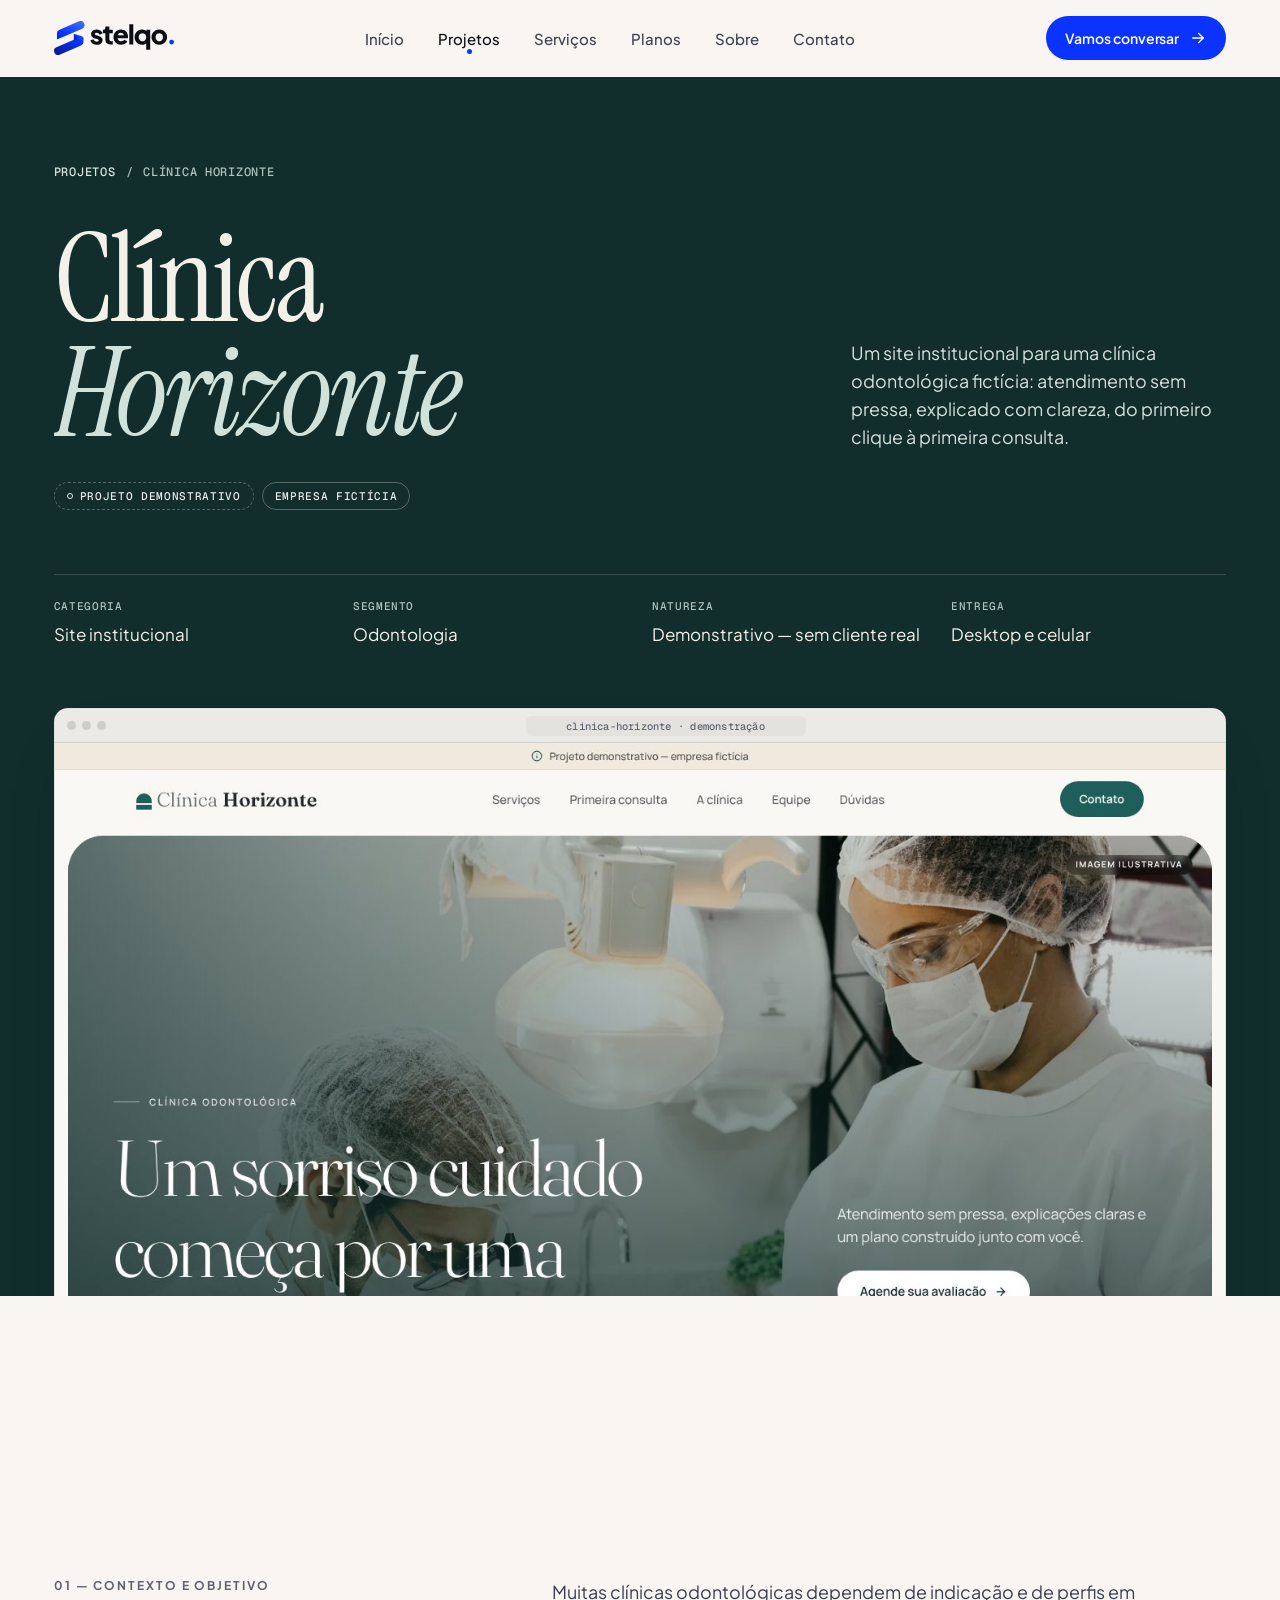
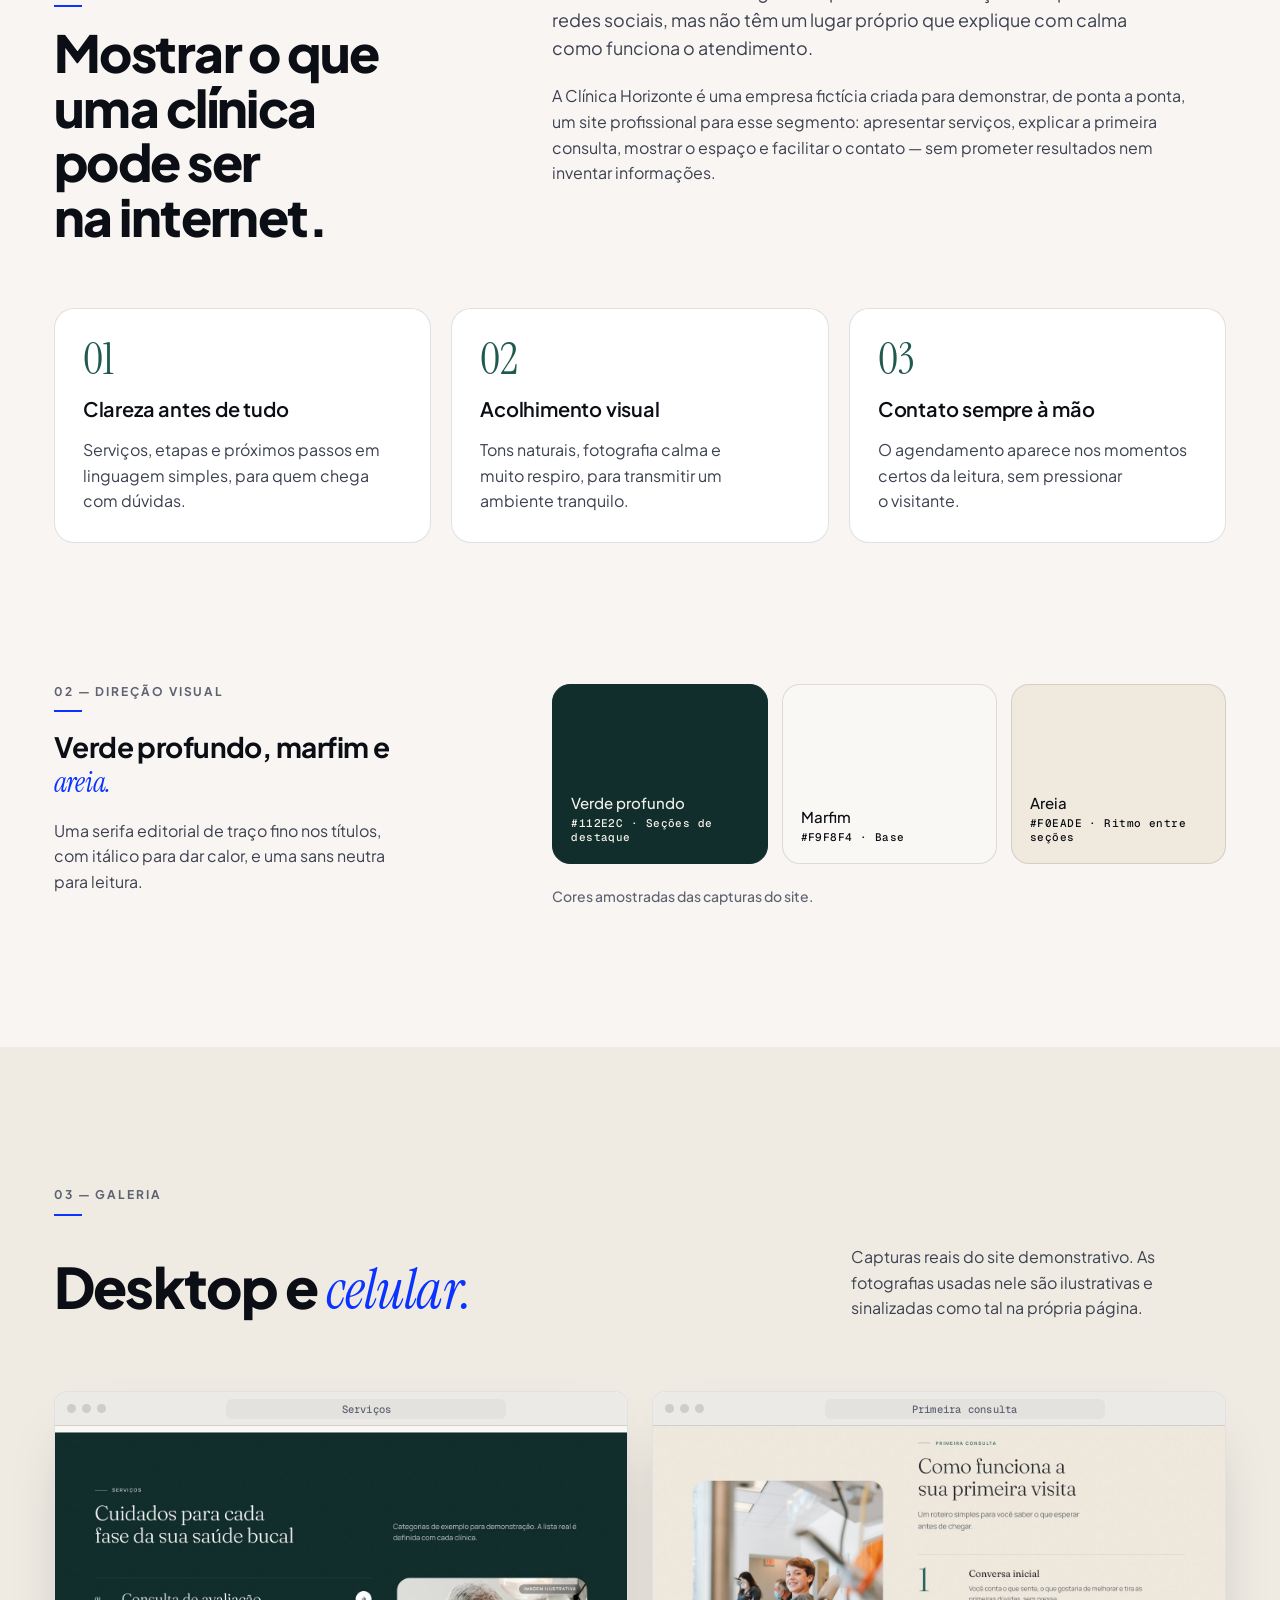
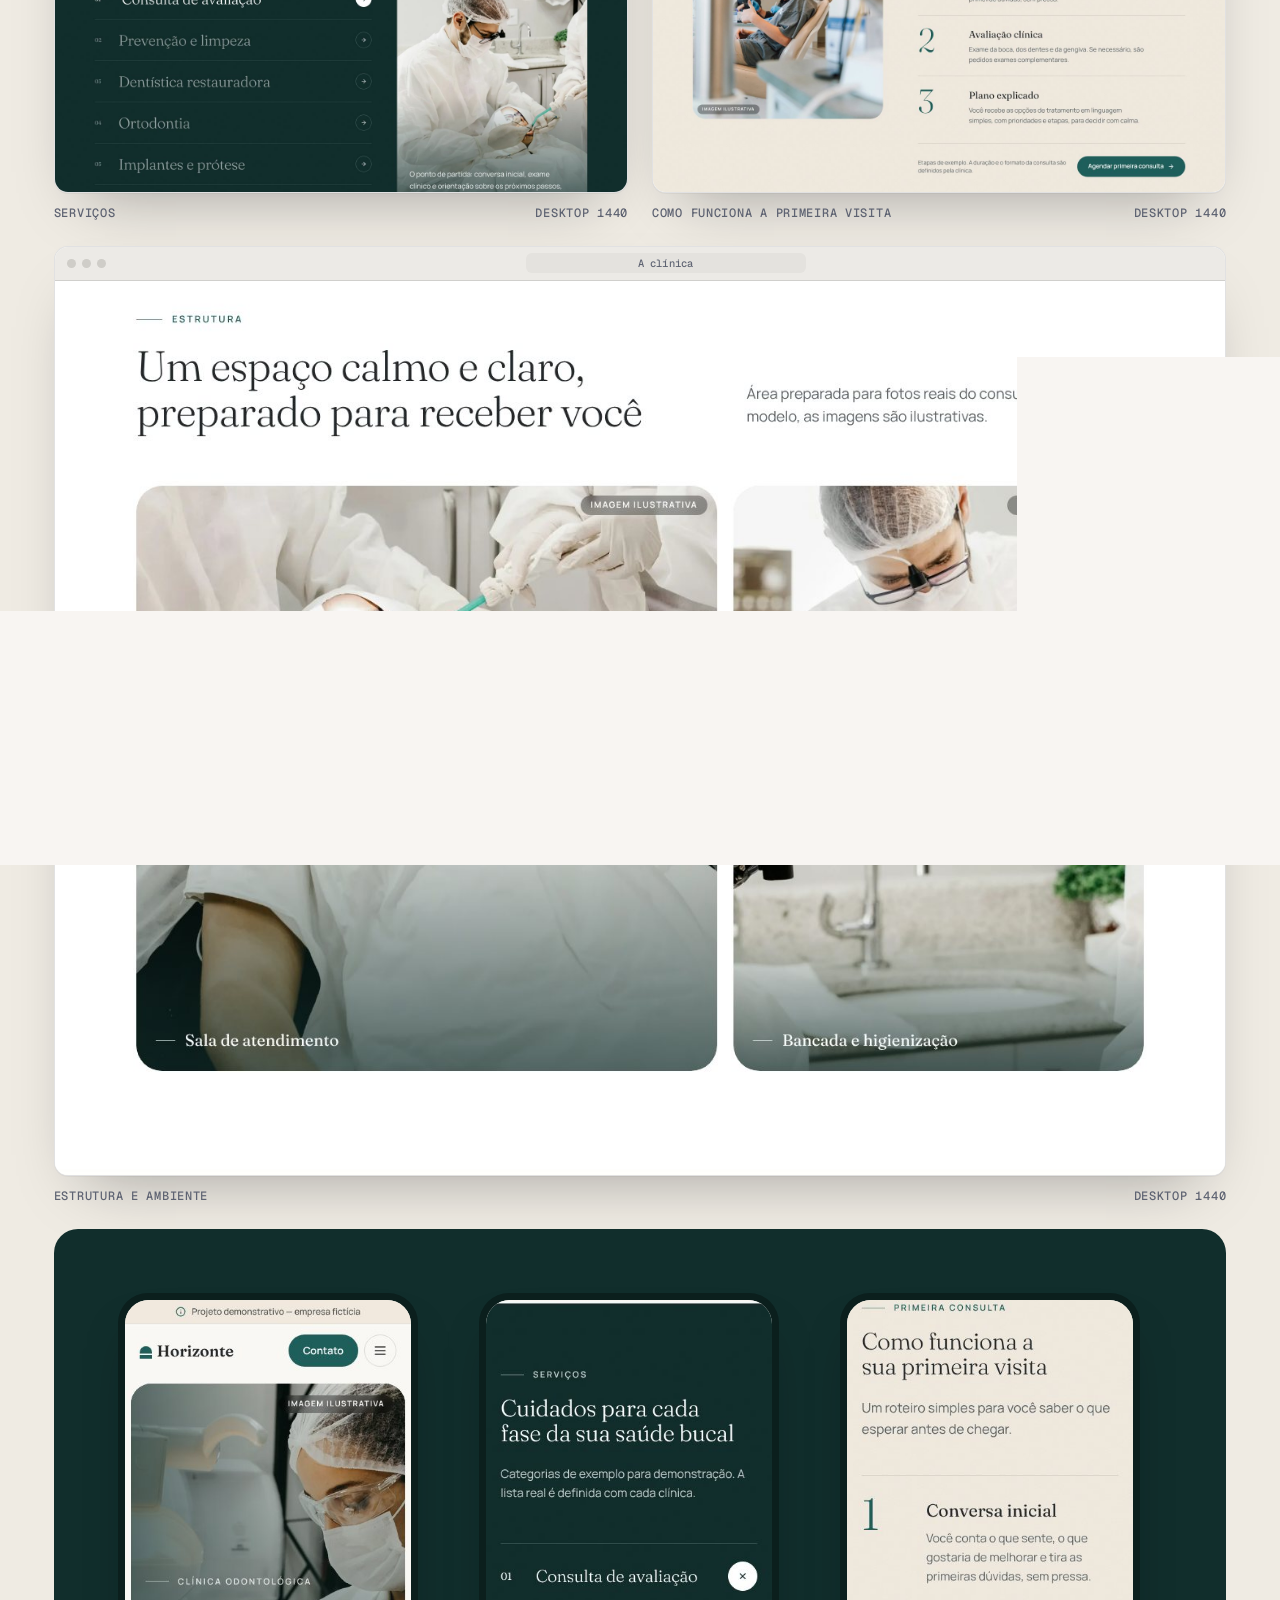
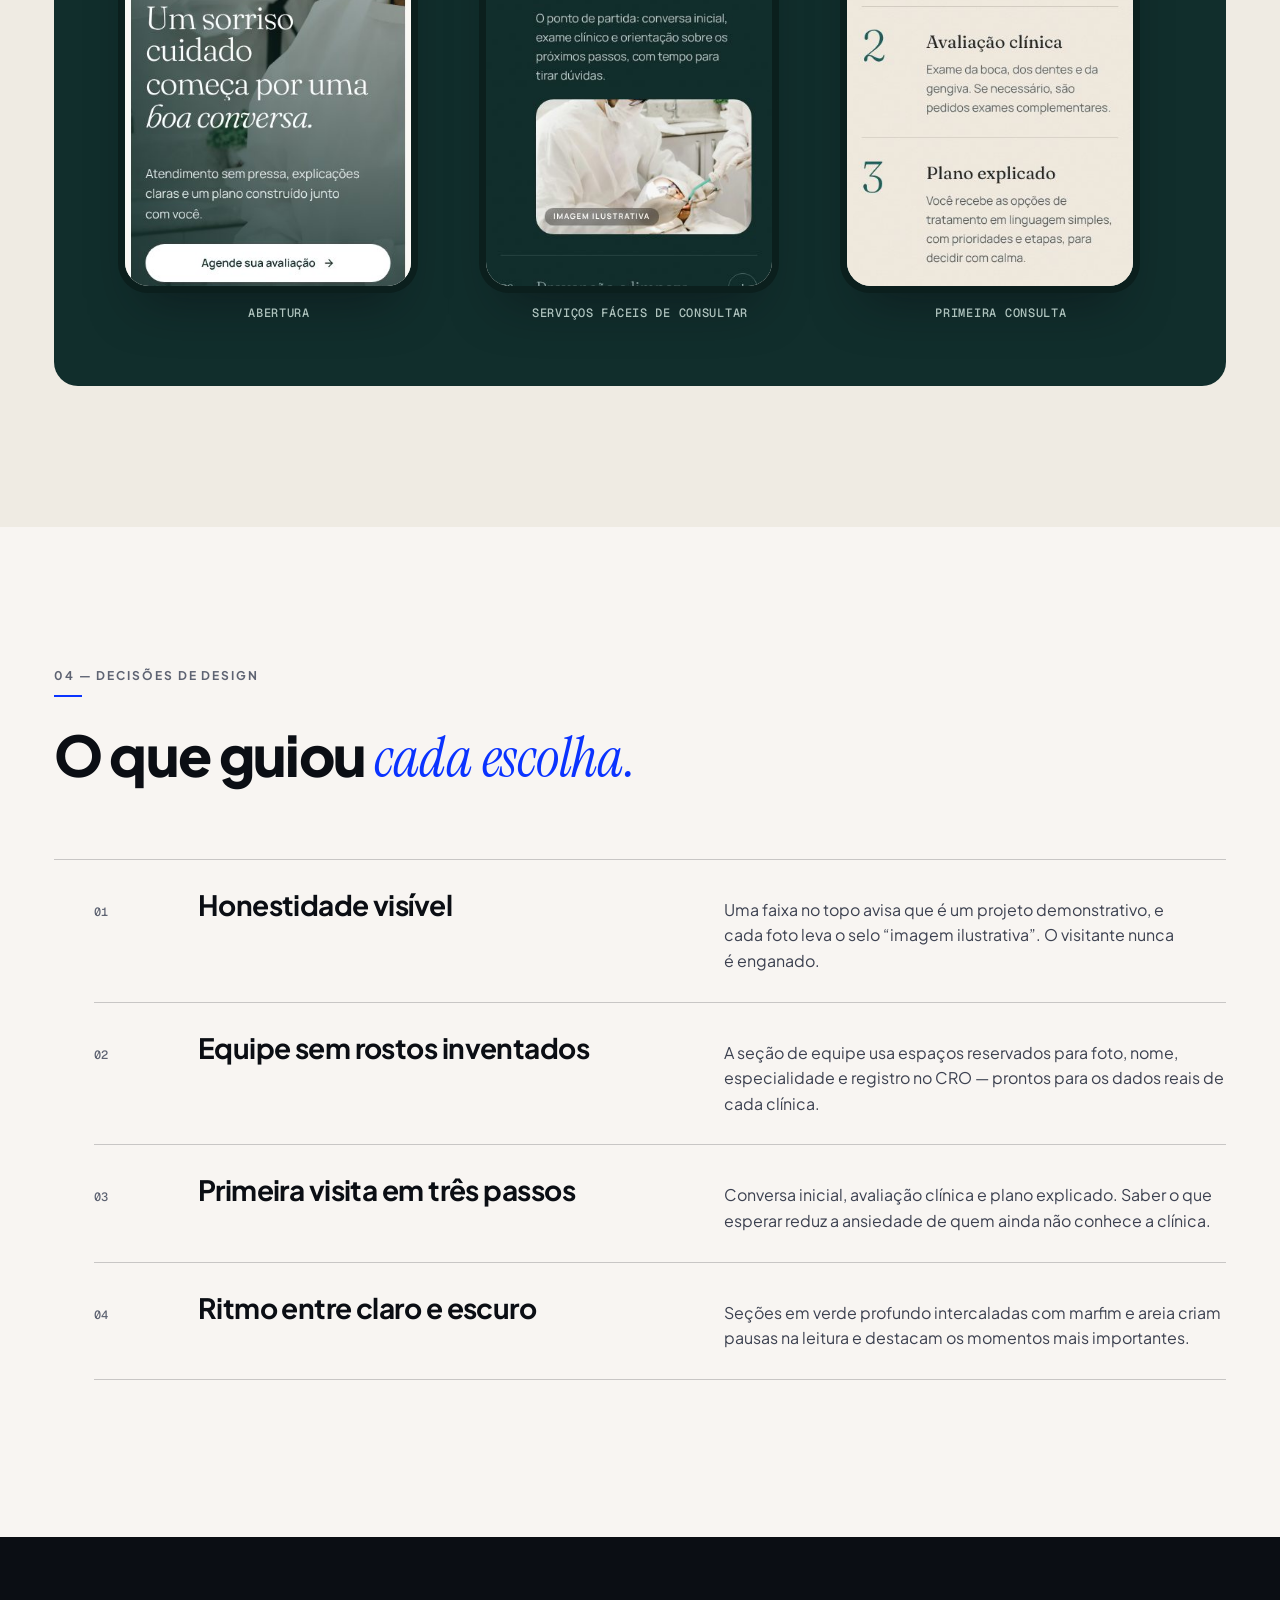
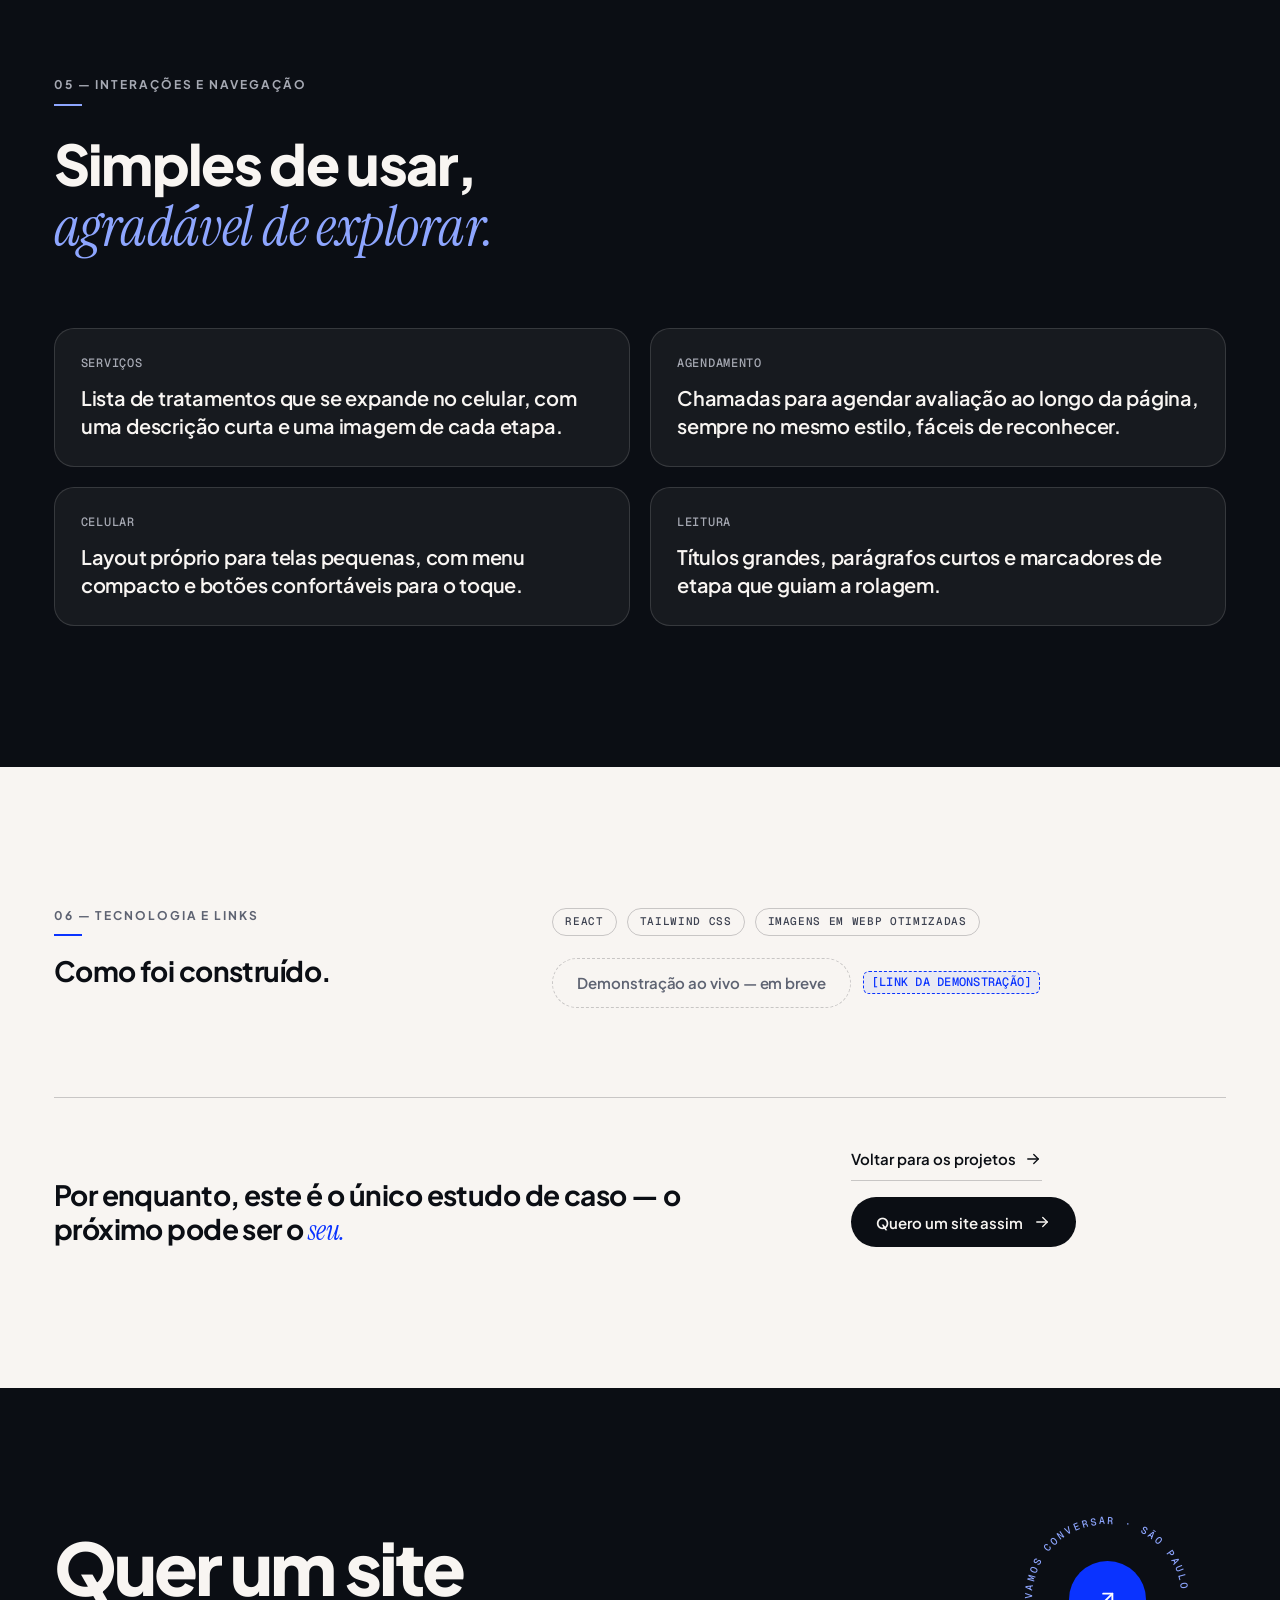
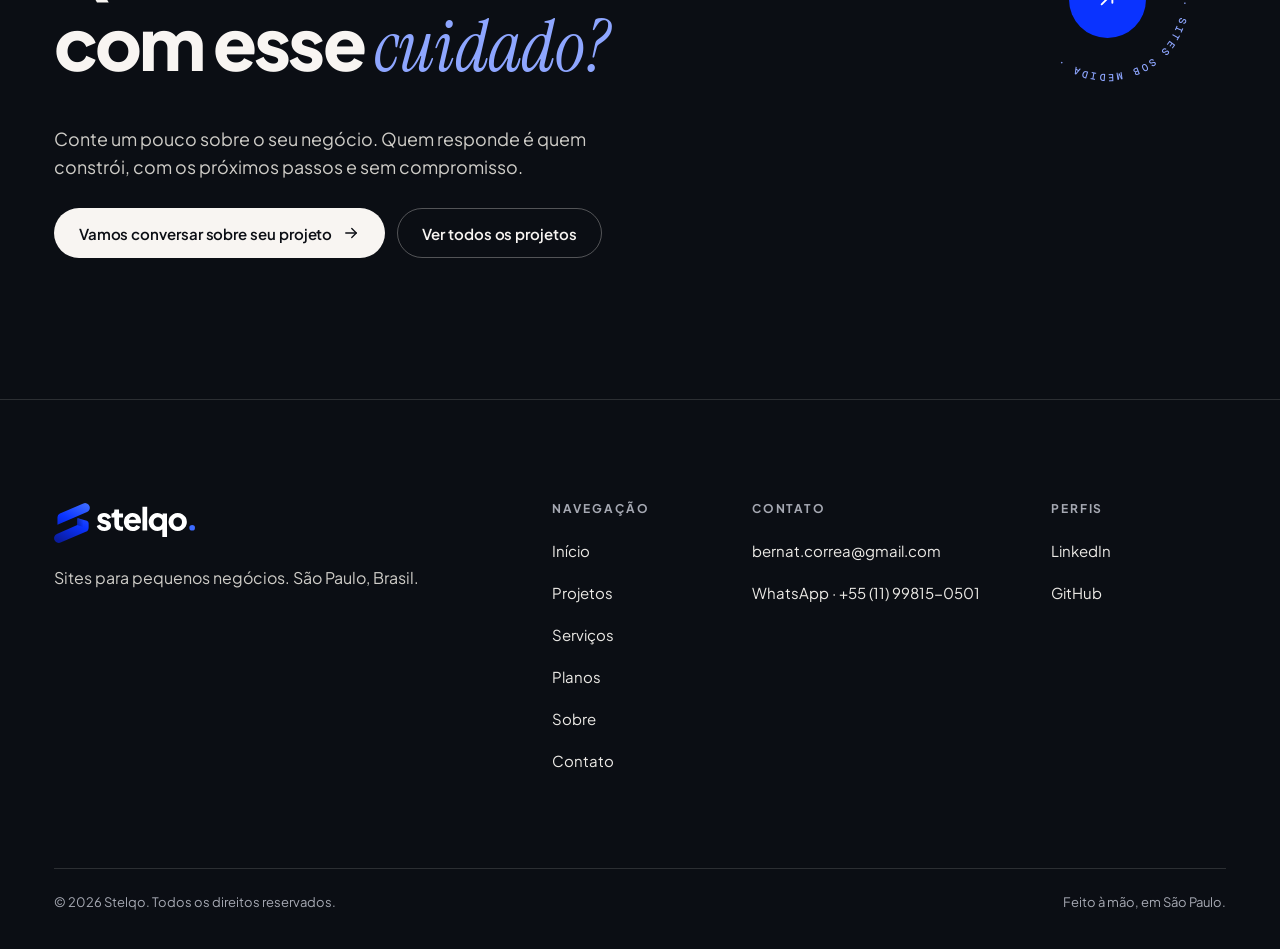
<file: clinica-horizonte.html>
<!doctype html>
<html lang="pt-BR">
<head>
<meta charset="utf-8">
<meta name="viewport" content="width=device-width, initial-scale=1">
<meta name="color-scheme" content="light dark">
<title>Estudo de caso: Clínica Horizonte — Stelqo</title>
<link rel="stylesheet" href="https://fonts.googleapis.com/css2?family=Plus+Jakarta+Sans:wght@400;500;600;700;800&amp;family=Instrument+Serif:ital@0;1&amp;family=Geist+Mono:wght@400;500&amp;display=swap">
<link rel="icon" type="image/svg+xml" href="assets/brand/favicon.svg">
<link rel="icon" type="image/png" sizes="32x32" href="assets/brand/favicon-32px.png">
<link rel="apple-touch-icon" href="assets/brand/favicon-180px-apple-touch.png">
<link rel="stylesheet" href="assets/css/stelqo.css">
<style>
@keyframes fadeIn{from{opacity:0;transform:translateY(12px)}to{opacity:1;transform:none}}
@keyframes winIn{from{opacity:0;translate:0 56px}to{opacity:1;translate:0 0}}
.ln{display:block;overflow:hidden;padding-bottom:.12em;margin-bottom:-.12em}.ln>span{display:inline-block;animation:lnIn 1.05s var(--ease) both}.ln:nth-child(2)>span{animation-delay:.12s}@keyframes lnIn{from{transform:translateY(108%)}to{transform:none}}
.cs-hero :focus-visible{outline-color:#CFE3DB}

.cs-hero{background:#112E2C;color:#F4F1EA;padding-top:clamp(40px,6vw,88px);position:relative;overflow:hidden}
.cs-hero .eyebrow,.cs-hero .small{color:#AFC3BE}
.cs-hero a{color:#F4F1EA}
.crumb{display:flex;gap:10px;align-items:center;font:500 12px/1 var(--mono);letter-spacing:.06em;text-transform:uppercase;color:#AFC3BE}
.crumb a{color:#DCE6E3;text-decoration:none;padding:12px 0}
.crumb a:hover{color:#fff}
.cs-top{display:grid;grid-template-columns:repeat(12,minmax(0,1fr));column-gap:24px;row-gap:32px;align-items:end}
.cs-top .crumb{grid-column:1/-1}
.cs-top h1{grid-column:1/span 8;font-size:clamp(56px,9.6vw,160px);font-family:var(--serif);font-weight:400;line-height:.93;letter-spacing:-.025em}
.cs-top h1 em{color:#CFE3DB;letter-spacing:inherit}
.cs-top .cs-lead{grid-column:9/span 4;color:#D5DFDC}
.cs-tags{grid-column:1/-1;display:flex;flex-wrap:wrap;gap:8px}
.cs-tags .tag{border-color:rgba(244,241,234,.3);color:#E7EEEC}
.cs-meta{display:grid;grid-template-columns:repeat(4,minmax(0,1fr));gap:24px;margin-top:clamp(40px,5vw,72px);padding:24px 0;border-top:1px solid rgba(244,241,234,.16)}
.cs-meta div{display:flex;flex-direction:column;gap:8px}
.cs-meta .mono{color:#AFC3BE;font-size:11px}
.cs-meta b{font:400 17px/1.35 var(--sans)}
.cs-shot-wrap{position:relative;margin-top:clamp(24px,3vw,40px);margin-bottom:calc(-1 * clamp(120px,14vw,220px))}
.cs-bw .shot{aspect-ratio:1440/900}
.cs-after{padding-top:calc(clamp(120px,14vw,220px) + clamp(72px,8vw,120px))}
.crop{position:relative;overflow:hidden;background:#F9F8F4}
.crop img{width:100%;height:auto}
.cs-two{display:grid;grid-template-columns:repeat(12,minmax(0,1fr));column-gap:24px;row-gap:28px}
.cs-two .lbl{grid-column:1/span 4;display:flex;flex-direction:column;gap:18px}
.cs-two .txt{grid-column:6/span 7;display:flex;flex-direction:column;gap:22px}
.pillars{display:grid;grid-template-columns:repeat(3,minmax(0,1fr));gap:20px;margin-top:clamp(40px,5vw,64px)}
.pillar{border:1px solid var(--line);border-radius:20px;padding:28px;display:flex;flex-direction:column;gap:14px;background:var(--surface);transition:transform .35s var(--ease),box-shadow .35s var(--ease)}
.pillar:hover{transform:translateY(-4px);box-shadow:0 30px 50px -36px rgba(11,14,20,.4)}
.pillar .n{font:400 44px/1 var(--serif);color:#1F5A50}
.cpal{display:grid;grid-template-columns:repeat(3,minmax(0,1fr));gap:14px}
.cpal div{height:180px;border-radius:18px;padding:18px;display:flex;flex-direction:column;justify-content:flex-end;gap:4px;border:1px solid var(--line)}
.cpal b{font:500 15px/1.2 var(--sans)}
.cpal span{font:500 11px/1.3 var(--mono);letter-spacing:.04em}
.gal{background:#EFEBE3}
.gal-grid{display:grid;grid-template-columns:repeat(12,minmax(0,1fr));gap:24px}
.gal-full{grid-column:1/-1}
.gal-half{grid-column:span 6}
.gal figure{margin:0;display:flex;flex-direction:column;gap:12px}
.gal figcaption{display:flex;justify-content:space-between;gap:12px;color:var(--muted)}
.gal .bw .crop img{transition:transform 2.6s cubic-bezier(.45,.05,.25,1)}
.phones{grid-column:1/-1;display:grid;grid-template-columns:repeat(3,minmax(0,1fr));gap:clamp(16px,3vw,48px);padding:clamp(32px,5vw,72px);background:#112E2C;border-radius:24px}
.phones .phone{max-width:300px;width:100%;justify-self:center;background:#0B1F1D}
.phones .phone:nth-child(2){transform:translateY(40px)}
.phones .crop{aspect-ratio:390/800;border-radius:24px}
.phones figcaption{color:#AFC3BE;justify-content:center}
.dec{counter-reset:d;display:grid;border-top:1px solid var(--line-2)}
.dec li{display:grid;grid-template-columns:80px repeat(2,minmax(0,1fr));gap:24px;padding:28px 0;border-bottom:1px solid var(--line-2);align-items:baseline}
.dec li::before{counter-increment:d;content:"0" counter(d);font:500 12px/1 var(--mono);color:var(--muted)}
.dec h3{font:700 clamp(24px,2.4vw,28px)/1.2 var(--sans);letter-spacing:-.02em}
.ix{display:grid;grid-template-columns:repeat(2,minmax(0,1fr));gap:20px}
.ix div{padding:26px;border-radius:20px;background:rgba(248,245,242,.05);border:1px solid var(--d-line);display:flex;flex-direction:column;gap:12px}
.tech{display:flex;flex-wrap:wrap;gap:10px}
.cs-links{display:flex;flex-wrap:wrap;gap:12px;align-items:center}
.btn-off{border:1px dashed var(--line-2);color:var(--muted);cursor:not-allowed;background:transparent}
.nextp{display:grid;grid-template-columns:repeat(12,minmax(0,1fr));column-gap:24px;row-gap:24px;align-items:end;padding-top:40px;border-top:1px solid var(--line-2)}
.nextp .h3{grid-column:1/span 7}
.nextp .np-side{grid-column:9/span 4;display:flex;flex-direction:column;align-items:flex-start;gap:16px}
@media (max-width: 960px){
  .cs-top h1,.cs-top .cs-lead{grid-column:1/-1}
  .cs-meta{grid-template-columns:repeat(2,minmax(0,1fr))}
  .cs-two .lbl,.cs-two .txt{grid-column:1/-1}
  .pillars{grid-template-columns:1fr}
  .gal-half{grid-column:1/-1}
  .phones{grid-template-columns:repeat(3,minmax(0,1fr));padding:20px;gap:12px}
  .phones .phone{padding:4px;border-radius:20px}
  .phones .crop{border-radius:16px}
  .phones .phone:nth-child(2){transform:none}
  .dec li{grid-template-columns:1fr;gap:10px}
  .ix{grid-template-columns:1fr}
  .nextp .h3,.nextp .np-side{grid-column:1/-1}
}
@media (max-width: 600px){
  .phones{grid-template-columns:repeat(2,minmax(0,1fr))}
  .phones figure:nth-child(3){display:none}
  .cpal{grid-template-columns:1fr}
  .cpal div{height:110px}
}
</style>
<style>[hidden]{display:none!important}</style>
</head>
<body>
<div class="pg">

<a class="skip" href="#conteudo">Pular para o conteúdo</a>
<header class="hdr">
  <div class="wrap hdr-in">
    <a class="logo" href="index.html" aria-label="Stelqo — página inicial"><picture><source media="(prefers-color-scheme: dark)" srcset="assets/brand/stelqo-horizontal-negativa.svg"><img src="assets/brand/stelqo-horizontal-positiva.svg" alt="Stelqo" width="120" height="34"></picture></a>
    <nav class="nav" aria-label="Navegação principal"><a href="index.html">Início</a><a href="projetos.html" aria-current="page">Projetos</a><a href="servicos.html">Serviços</a><a href="planos.html">Planos</a><a href="sobre.html">Sobre</a><a href="contato.html">Contato</a></nav>
    <a class="btn btn-blue hdr-cta mag" href="contato.html">Vamos conversar <svg class="ic arr" viewBox="0 0 24 24" aria-hidden="true"><path d="M5 12h14"></path><path d="M13 6l6 6-6 6"></path></svg></a>
    <button class="burger" type="button" aria-label="Abrir menu" aria-expanded="false" aria-controls="menu-mobile"><span></span><span></span></button>
  </div>
</header>

  <div class="mmenu" hidden id="menu-mobile">
    <nav aria-label="Navegação mobile"><a href="index.html">Início<span>01</span></a><a href="projetos.html" aria-current="page">Projetos<span>02</span></a><a href="servicos.html">Serviços<span>03</span></a><a href="planos.html">Planos<span>04</span></a><a href="sobre.html">Sobre<span>05</span></a><a href="contato.html">Contato<span>06</span></a></nav>
    <div class="mmenu-ft">
      <a class="btn btn-blue" href="https://wa.me/5511998150501?text=Ol%C3%A1%2C%20Stelqo!%20Vi%20o%20site%20e%20gostaria%20de%20conversar%20sobre%20um%20site."><svg class="ic" viewBox="0 0 24 24" aria-hidden="true"><path d="M4 20l1.3-3.9A8 8 0 1 1 8 18.8L4 20z"></path><path d="M9 9.5c0 3 2.5 5.5 5.5 5.5l1-1.6-2-1-1 1c-1-.4-2-1.4-2.4-2.4l1-1-1-2L9 9.5z"></path></svg> Conversar pelo WhatsApp</a>
      <a class="btn btn-line" href="mailto:bernat.correa@gmail.com"><svg class="ic" viewBox="0 0 24 24" aria-hidden="true"><path d="M3.5 6.5h17v11h-17z"></path><path d="M4 7l8 6 8-6"></path></svg> bernat.correa@gmail.com</a>
    </div>
  </div>


<div class="prog" aria-hidden="true"></div>
<main id="conteudo">
<section class="cs-hero" aria-labelledby="cs-t">
  <div class="wrap">
    <div class="cs-top">
      <nav class="crumb" aria-label="Você está em"><a href="projetos.html">Projetos</a><span aria-hidden="true">/</span><span>Clínica Horizonte</span></nav>
      <h1 class="h-display" id="cs-t"><span class="ln"><span>Clínica</span></span><span class="ln"><span><em>Horizonte</em></span></span></h1>
      <p class="lead cs-lead" style="animation: fadeIn .9s .45s var(--ease) both">Um site institucional para uma clínica odontológica fictícia: atendimento sem pressa, explicado com clareza, do primeiro clique à primeira consulta.</p>
      <div class="cs-tags" style="animation: fadeIn .9s .55s var(--ease) both"><span class="tag tag-demo">Projeto demonstrativo</span><span class="tag">Empresa fictícia</span></div>
    </div>
    <div class="cs-meta" style="animation: fadeIn .9s .65s var(--ease) both">
      <div><span class="mono">Categoria</span><b>Site institucional</b></div>
      <div><span class="mono">Segmento</span><b>Odontologia</b></div>
      <div><span class="mono">Natureza</span><b>Demonstrativo — sem cliente real</b></div>
      <div><span class="mono">Entrega</span><b>Desktop e celular</b></div>
    </div>
    <div class="cs-shot-wrap" style="animation: winIn 1.1s .5s var(--ease) both">
      <div class="bw cs-bw"><div class="bw-bar"><span class="bw-dots"><i></i><i></i><i></i></span><span class="bw-url">clinica-horizonte · demonstração</span></div><div class="shot"><img src="assets/img/clinica-horizonte-desktop.jpg" alt="Captura da abertura do site da Clínica Horizonte: título “Um sorriso cuidado começa por uma boa conversa” sobre foto de atendimento"></div></div>
    </div>
  </div>
</section>

<section class="sec cs-after" aria-labelledby="ctx-t">
  <div class="wrap">
    <div class="cs-two">
      <div class="lbl"><p class="eyebrow">01 — Contexto e objetivo</p><h2 class="h2 rv" id="ctx-t" style="font-size: clamp(36px, 4vw, 60px)">Mostrar o que uma clínica pode ser na internet.</h2></div>
      <div class="txt rv-2">
        <p class="lead">Muitas clínicas odontológicas dependem de indicação e de perfis em redes sociais, mas não têm um lugar próprio que explique com calma como funciona o atendimento.</p>
        <p class="body">A Clínica Horizonte é uma empresa fictícia criada para demonstrar, de ponta a ponta, um site profissional para esse segmento: apresentar serviços, explicar a primeira consulta, mostrar o espaço e facilitar o contato — sem prometer resultados nem inventar informações.</p>
      </div>
    </div>
    <div class="pillars">
      <div class="pillar rv"><span class="n">01</span><h3 class="h4">Clareza antes de tudo</h3><p class="body">Serviços, etapas e próximos passos em linguagem simples, para quem chega com dúvidas.</p></div>
      <div class="pillar rv"><span class="n">02</span><h3 class="h4">Acolhimento visual</h3><p class="body">Tons naturais, fotografia calma e muito respiro, para transmitir um ambiente tranquilo.</p></div>
      <div class="pillar rv"><span class="n">03</span><h3 class="h4">Contato sempre à mão</h3><p class="body">O agendamento aparece nos momentos certos da leitura, sem pressionar o visitante.</p></div>
    </div>
  </div>
</section>

<section class="sec" style="padding-top: 0" aria-labelledby="dv-t">
  <div class="wrap cs-two">
    <div class="lbl"><p class="eyebrow">02 — Direção visual</p><h2 class="h3 rv" id="dv-t">Verde profundo, marfim e <em>areia.</em></h2><p class="body">Uma serifa editorial de traço fino nos títulos, com itálico para dar calor, e uma sans neutra para leitura.</p></div>
    <div class="txt rv-2">
      <div class="cpal">
        <div style="background: #112E2C; color: #F4F1EA; border-color: #112E2C"><b>Verde profundo</b><span>#112E2C · Seções de destaque</span></div>
        <div style="background: #F9F8F4"><b>Marfim</b><span>#F9F8F4 · Base</span></div>
        <div style="background: #F0EADE"><b>Areia</b><span>#F0EADE · Ritmo entre seções</span></div>
      </div>
      <p class="small">Cores amostradas das capturas do site.</p>
    </div>
  </div>
</section>

<section class="sec gal" aria-labelledby="gl-t">
  <div class="wrap">
    <div class="sec-hd">
      <p class="eyebrow">03 — Galeria</p>
      <h2 class="h2 rv" id="gl-t">Desktop e <em>celular.</em></h2>
      <div class="side rv-2"><p class="body">Capturas reais do site demonstrativo. As fotografias usadas nele são ilustrativas e sinalizadas como tal na própria página.</p></div>
    </div>
    <div class="gal-grid">
      <figure class="gal-half rv"><div class="bw"><div class="bw-bar"><span class="bw-dots"><i></i><i></i><i></i></span><span class="bw-url">Serviços</span></div><div class="crop" style="aspect-ratio: 1440/920"><img src="assets/img/clinica-horizonte-desktop.jpg" alt="Captura da seção de serviços: lista de tratamentos sobre fundo verde profundo" style="transform: translateY(-25.6%)"></div></div><figcaption class="mono"><span>Serviços</span><span>Desktop 1440</span></figcaption></figure>
      <figure class="gal-half rv-2"><div class="bw"><div class="bw-bar"><span class="bw-dots"><i></i><i></i><i></i></span><span class="bw-url">Primeira consulta</span></div><div class="crop" style="aspect-ratio: 1440/920"><img src="assets/img/clinica-horizonte-desktop.jpg" alt="Captura da seção Como funciona a primeira visita, com três etapas numeradas" style="transform: translateY(-50.8%)"></div></div><figcaption class="mono"><span>Como funciona a primeira visita</span><span>Desktop 1440</span></figcaption></figure>
      <figure class="gal-full rv"><div class="bw"><div class="bw-bar"><span class="bw-dots"><i></i><i></i><i></i></span><span class="bw-url">A clínica</span></div><div class="crop" style="aspect-ratio: 1440/1100"><img src="assets/img/clinica-horizonte-estrutura.jpg" alt="Captura da seção de estrutura: galeria de fotos do consultório" style="transform: translateY(-10.0%)"></div></div><figcaption class="mono"><span>Estrutura e ambiente</span><span>Desktop 1440</span></figcaption></figure>
      <div class="phones rv">
        <figure><div class="phone"><div class="crop" style="aspect-ratio: 390/800"><img src="assets/img/clinica-horizonte-mobile.jpg" alt="Captura da abertura do site no celular" style="transform: translateY(-0%)"></div></div><figcaption class="mono">Abertura</figcaption></figure>
        <figure><div class="phone"><div class="crop" style="aspect-ratio: 390/800"><img src="assets/img/clinica-horizonte-mobile.jpg" alt="Captura da lista de serviços no celular" style="transform: translateY(-22%)"></div></div><figcaption class="mono">Serviços fáceis de consultar</figcaption></figure>
        <figure><div class="phone"><div class="crop" style="aspect-ratio: 390/800"><img src="assets/img/clinica-horizonte-mobile.jpg" alt="Captura da primeira consulta no celular" style="transform: translateY(-48%)"></div></div><figcaption class="mono">Primeira consulta</figcaption></figure>
      </div>
    </div>
  </div>
</section>

<section class="sec" aria-labelledby="dc-t">
  <div class="wrap">
    <div class="sec-hd">
      <p class="eyebrow">04 — Decisões de design</p>
      <h2 class="h2 rv" id="dc-t">O que guiou <em>cada escolha.</em></h2>
    </div>
    <ol class="dec">
      <li class="rv"><h3>Honestidade visível</h3><p class="body">Uma faixa no topo avisa que é um projeto demonstrativo, e cada foto leva o selo “imagem ilustrativa”. O visitante nunca é enganado.</p></li>
      <li class="rv"><h3>Equipe sem rostos inventados</h3><p class="body">A seção de equipe usa espaços reservados para foto, nome, especialidade e registro no CRO — prontos para os dados reais de cada clínica.</p></li>
      <li class="rv"><h3>Primeira visita em três passos</h3><p class="body">Conversa inicial, avaliação clínica e plano explicado. Saber o que esperar reduz a ansiedade de quem ainda não conhece a clínica.</p></li>
      <li class="rv"><h3>Ritmo entre claro e escuro</h3><p class="body">Seções em verde profundo intercaladas com marfim e areia criam pausas na leitura e destacam os momentos mais importantes.</p></li>
    </ol>
  </div>
</section>

<section class="dark sec" aria-labelledby="ix-t">
  <div class="wrap">
    <div class="sec-hd">
      <p class="eyebrow">05 — Interações e navegação</p>
      <h2 class="h2 rv" id="ix-t">Simples de usar, <em class="lav">agradável de explorar.</em></h2>
    </div>
    <div class="ix">
      <div class="rv"><span class="mono" style="color: var(--d-muted)">Serviços</span><p class="h4">Lista de tratamentos que se expande no celular, com uma descrição curta e uma imagem de cada etapa.</p></div>
      <div class="rv-2"><span class="mono" style="color: var(--d-muted)">Agendamento</span><p class="h4">Chamadas para agendar avaliação ao longo da página, sempre no mesmo estilo, fáceis de reconhecer.</p></div>
      <div class="rv"><span class="mono" style="color: var(--d-muted)">Celular</span><p class="h4">Layout próprio para telas pequenas, com menu compacto e botões confortáveis para o toque.</p></div>
      <div class="rv-2"><span class="mono" style="color: var(--d-muted)">Leitura</span><p class="h4">Títulos grandes, parágrafos curtos e marcadores de etapa que guiam a rolagem.</p></div>
    </div>
  </div>
</section>

<section class="sec" aria-labelledby="tc-t">
  <div class="wrap">
    <div class="cs-two" style="margin-bottom: clamp(64px, 7vw, 112px)">
      <div class="lbl"><p class="eyebrow">06 — Tecnologia e links</p><h2 class="h3" id="tc-t">Como foi construído.</h2></div>
      <div class="txt">
        <div class="tech"><span class="tag">React</span><span class="tag">Tailwind CSS</span><span class="tag">Imagens em WebP otimizadas</span></div>
        <div class="cs-links">
          <span class="btn btn-off" aria-disabled="true">Demonstração ao vivo — em breve</span>
          <span class="ph">[LINK DA DEMONSTRAÇÃO]</span>
        </div>
      </div>
    </div>
    <div class="nextp">
      <p class="h3">Por enquanto, este é o único estudo de caso — o próximo pode ser o <em class="blue">seu.</em></p>
      <div class="np-side">
        <a class="tlink" href="projetos.html">Voltar para os projetos <svg class="ic arr" viewBox="0 0 24 24" aria-hidden="true"><path d="M5 12h14"></path><path d="M13 6l6 6-6 6"></path></svg></a>
        <a class="btn btn-ink mag" href="contato.html">Quero um site assim <svg class="ic arr" viewBox="0 0 24 24" aria-hidden="true"><path d="M5 12h14"></path><path d="M13 6l6 6-6 6"></path></svg></a>
      </div>
    </div>
  </div>
</section>
</main>

<section class="dark cta-band sec" aria-labelledby="cta-t">
  <div class="ring" aria-hidden="true">
    <svg viewBox="0 0 200 200"><defs><path id="ringp" d="M100,100 m-78,0 a78,78 0 1,1 156,0 a78,78 0 1,1 -156,0"></path></defs><text><textPath href="#ringp">Vamos conversar · São Paulo · Sites sob medida ·</textPath></text></svg>
    <span class="core"><svg class="ic arr" viewBox="0 0 24 24" aria-hidden="true"><path d="M5 12h14"></path><path d="M13 6l6 6-6 6"></path></svg></span>
  </div>
  <div class="wrap cta-grid">
    <h2 class="h-display rv" id="cta-t">Quer um site com esse <em class="lav">cuidado?</em></h2>
    <div class="cta-side rv-2">
      <p class="lead">Conte um pouco sobre o seu negócio. Quem responde é quem constrói, com os próximos passos e sem compromisso.</p>
      <div class="cta-btns">
        <a class="btn btn-paper mag" href="contato.html">Vamos conversar sobre seu projeto <svg class="ic arr" viewBox="0 0 24 24" aria-hidden="true"><path d="M5 12h14"></path><path d="M13 6l6 6-6 6"></path></svg></a>
        <a class="btn btn-line" href="projetos.html">Ver todos os projetos</a>
      </div>
    </div>
  </div>
</section>

<footer class="dark ftr">
  <div class="wrap">
    <div class="ftr-top">
      <div class="ftr-brand">
        <a class="ftr-logo" href="index.html" aria-label="Stelqo — página inicial"><img src="assets/brand/stelqo-horizontal-negativa.svg" alt="Stelqo" width="142" height="40"></a>
        <p class="body" style="max-width: 26em">Sites para pequenos negócios. São Paulo, Brasil.</p>
      </div>
      <div class="ftr-col"><h3>Navegação</h3><a href="index.html">Início</a><a href="projetos.html">Projetos</a><a href="servicos.html">Serviços</a><a href="planos.html">Planos</a><a href="sobre.html">Sobre</a><a href="contato.html">Contato</a></div>
      <div class="ftr-col"><h3>Contato</h3><a href="mailto:bernat.correa@gmail.com">bernat.correa@gmail.com</a><a href="https://wa.me/5511998150501?text=Ol%C3%A1%2C%20Stelqo!%20Vi%20o%20site%20e%20gostaria%20de%20conversar%20sobre%20um%20site.">WhatsApp · +55 (11) 99815-0501</a></div>
      <div class="ftr-col"><h3>Perfis</h3><a href="https://www.linkedin.com/in/bernardo-corr%C3%AAa/">LinkedIn</a><a href="https://github.com/becorrea">GitHub</a></div>
    </div>
    <div class="ftr-bot"><span>© 2026 Stelqo. Todos os direitos reservados.</span><span>Feito à mão, em São Paulo.</span></div>
  </div>
</footer>

</div>
<script src="assets/js/site.js" defer></script>
</body>
</html>
</file>
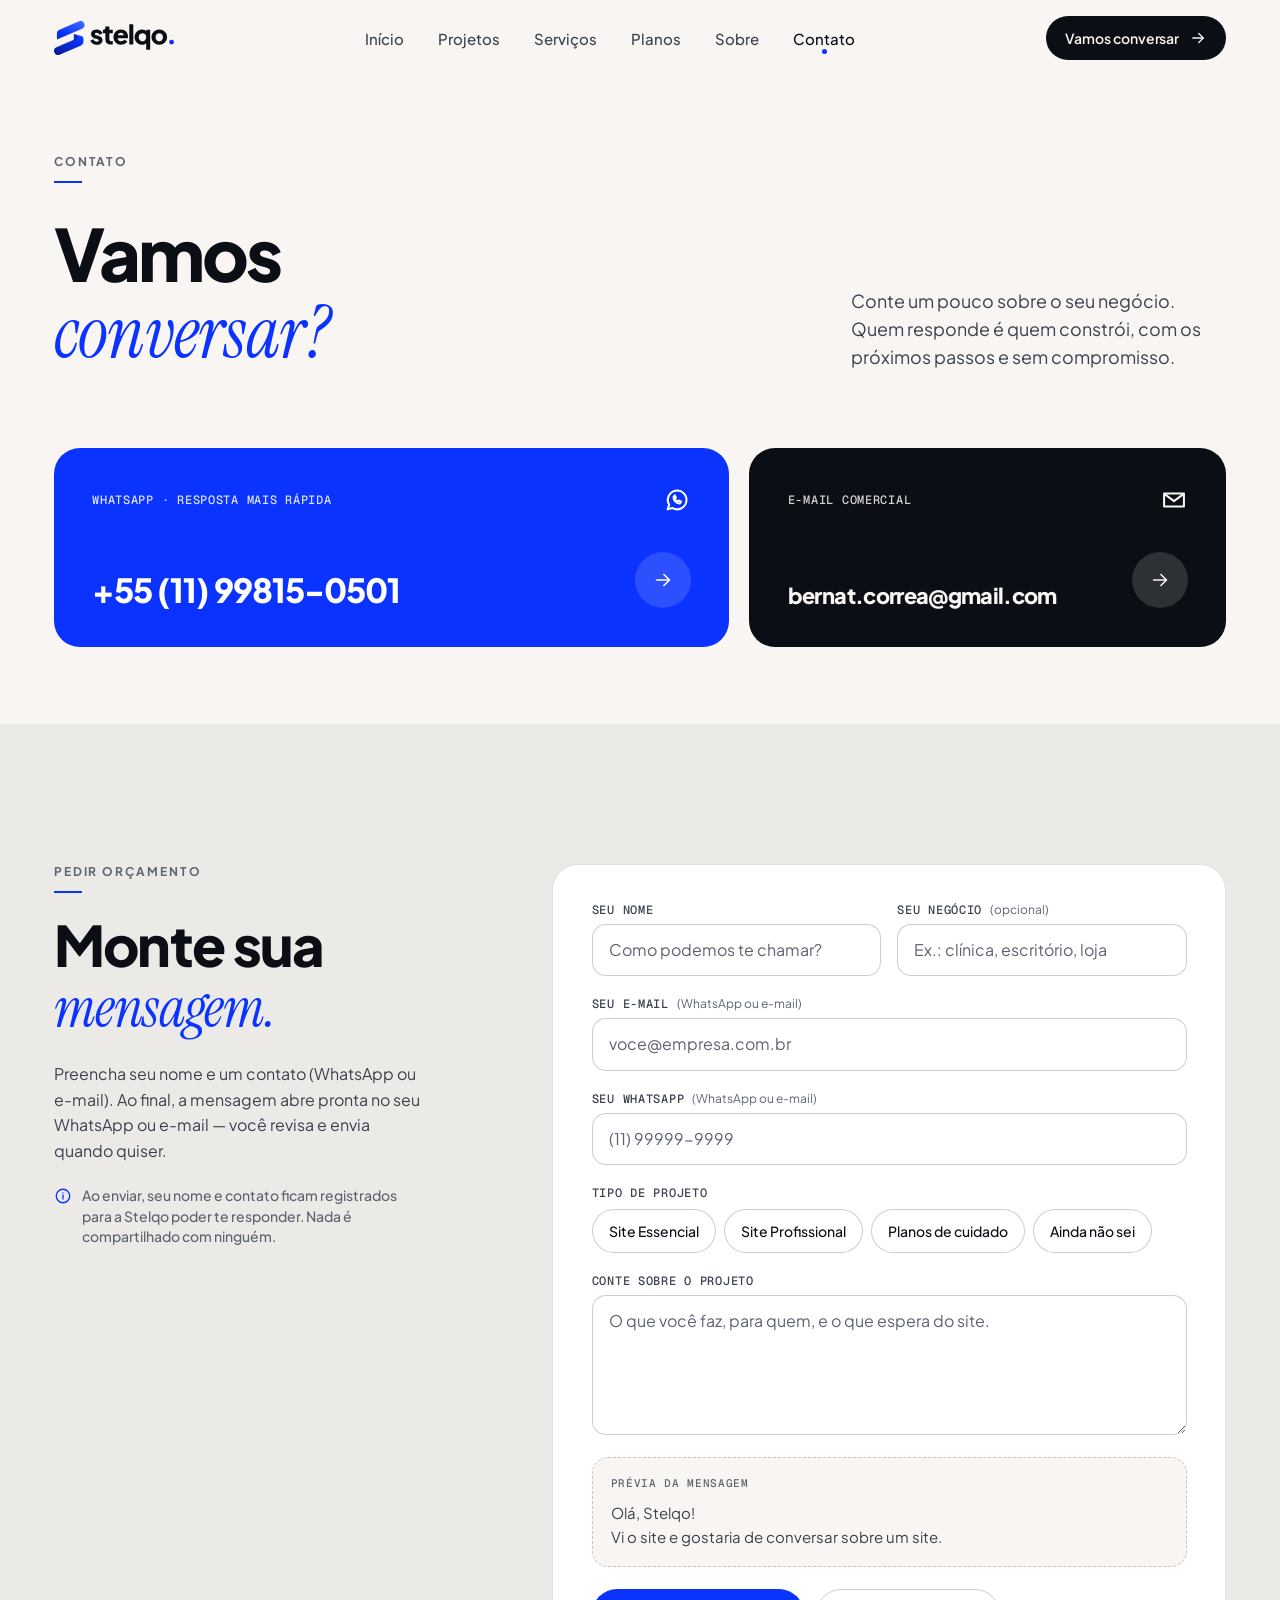
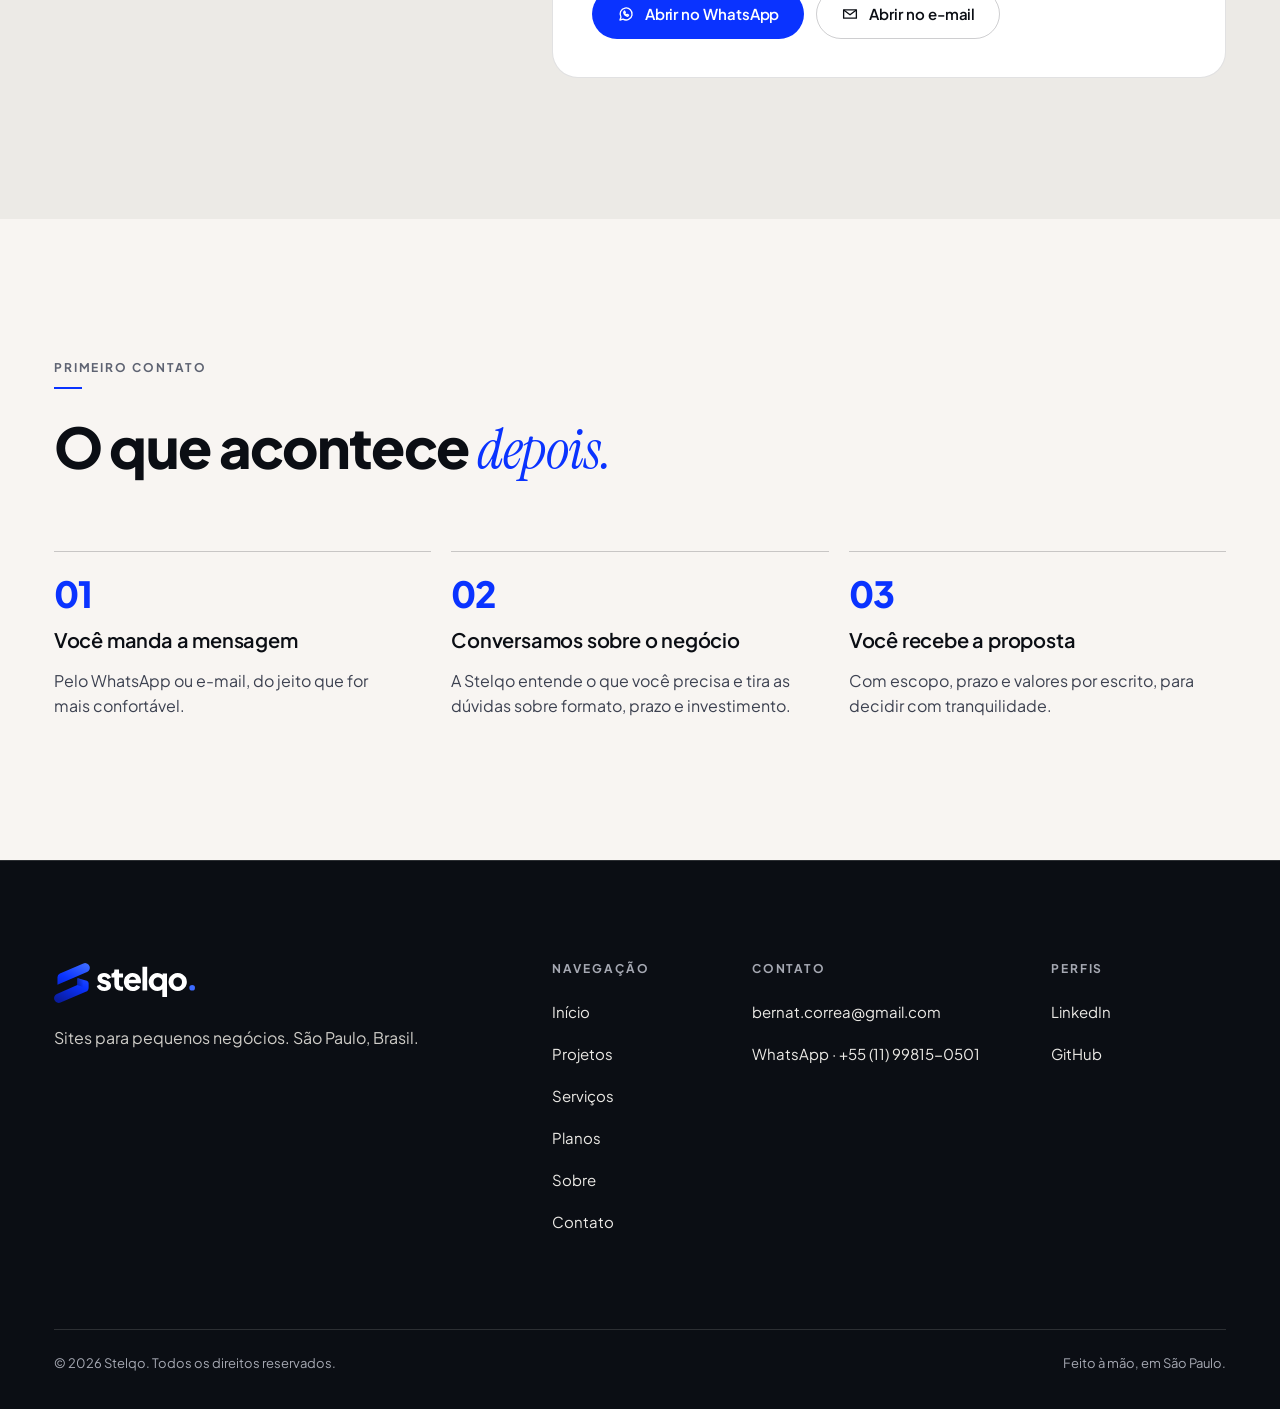
<file: contato.html>
<!doctype html>
<html lang="pt-BR">
<head>
<meta charset="utf-8">
<meta name="viewport" content="width=device-width, initial-scale=1">
<meta name="color-scheme" content="light dark">
<title>Contato — Stelqo</title>
<link rel="stylesheet" href="https://fonts.googleapis.com/css2?family=Plus+Jakarta+Sans:wght@400;500;600;700;800&amp;family=Instrument+Serif:ital@0;1&amp;family=Geist+Mono:wght@400;500&amp;display=swap">
<link rel="icon" type="image/svg+xml" href="assets/brand/favicon.svg">
<link rel="icon" type="image/png" sizes="32x32" href="assets/brand/favicon-32px.png">
<link rel="apple-touch-icon" href="assets/brand/favicon-180px-apple-touch.png">
<link rel="stylesheet" href="assets/css/stelqo.css">
<style>

@keyframes fadeIn{from{opacity:0;transform:translateY(12px)}to{opacity:1;transform:none}}
.ln{display:block;overflow:hidden;padding-bottom:.12em;margin-bottom:-.12em}.ln>span{display:inline-block;animation:lnIn 1.05s var(--ease) both}.ln:nth-child(2)>span{animation-delay:.12s}
@keyframes lnIn{from{transform:translateY(108%)}to{transform:none}}
.ct-hero{padding-top:clamp(40px,6vw,88px);padding-bottom:clamp(48px,6vw,80px)}
.ct-grid{display:grid;grid-template-columns:repeat(12,minmax(0,1fr));column-gap:24px;row-gap:32px;align-items:end}
.ct-grid .eyebrow{grid-column:1/-1}
.ct-grid h1{grid-column:1/span 8}
.ct-grid .lead{grid-column:9/span 4}
.chan{display:grid;grid-template-columns:repeat(12,minmax(0,1fr));gap:20px}
.chan a{position:relative;display:flex;flex-direction:column;justify-content:space-between;gap:clamp(28px,3vw,40px);padding:clamp(26px,3vw,40px);border-radius:26px;text-decoration:none;overflow:hidden;transition:transform .4s var(--ease),box-shadow .4s var(--ease)}
.chan a:hover{transform:translateY(-6px)}
.chan .wa{grid-column:span 7;background:var(--blue);color:#fff}
.chan .wa:hover{color:#fff;box-shadow:0 40px 70px -40px rgba(10,51,255,.9)}
.chan .em{grid-column:span 5;background:var(--dark-bg);color:var(--paper)}
.chan .em:hover{color:var(--paper);box-shadow:0 40px 70px -40px rgba(11,14,20,.8)}
.chan .top{display:flex;justify-content:space-between;align-items:center;gap:16px}
.chan .top .mono{opacity:.85}
.chan .ic{width:28px;height:28px}
.chan b{font:800 clamp(20px,1.7vw,24px)/1.15 var(--sans);letter-spacing:-.03em;word-break:break-word}
.chan .wa b{font-size:clamp(26px,2.6vw,36px)}
.chan .go{display:inline-grid;place-items:center;width:56px;height:56px;border-radius:50%;background:rgba(255,255,255,.14);transition:transform .35s var(--ease),background-color .3s}
.chan a:hover .go{transform:rotate(-45deg);background:rgba(255,255,255,.24)}
.chan .go .ic{width:22px;height:22px}
.chan :focus-visible{outline-color:var(--fg)}
.fm-sec{background:var(--surface-2)}
.fm-grid{display:grid;grid-template-columns:repeat(12,minmax(0,1fr));column-gap:24px;row-gap:40px;align-items:start}
.fm-intro{grid-column:1/span 4;display:flex;flex-direction:column;gap:22px;position:sticky;top:110px}
.fm{grid-column:6/span 7;display:flex;flex-direction:column;gap:22px;padding:clamp(24px,3vw,40px);border-radius:26px;background:var(--surface);border:1px solid var(--line)}
.fld{display:flex;flex-direction:column;gap:8px}
.fld label,.fld legend{font:500 12px/1 var(--mono);letter-spacing:.06em;text-transform:uppercase;color:var(--fg-2)}
.fld .opt{color:var(--muted);text-transform:none;letter-spacing:0;font-family:var(--sans);font-weight:400}
.two{display:grid;grid-template-columns:repeat(2,minmax(0,1fr));gap:16px}
.inp{appearance:none;width:100%;min-height:52px;padding:14px 16px;border-radius:14px;border:1px solid var(--line-2);background:var(--surface);color:var(--fg);font:400 16px/1.4 var(--sans);transition:border-color .2s,box-shadow .2s}
.inp::placeholder{color:var(--muted)}
.inp:hover{border-color:rgba(11,14,20,.4)}
@media (prefers-color-scheme: dark){ .inp:hover{border-color:rgba(248,245,242,.4)} }
.inp:focus{outline:none;border-color:var(--accent);box-shadow:0 0 0 3px rgba(10,51,255,.18)}
textarea.inp{min-height:140px;resize:vertical}
fieldset.fld{border:0;margin:0;padding:0;min-width:0}
fieldset.fld legend{margin-bottom:10px;padding:0}
.chips{display:flex;flex-wrap:wrap;gap:8px}
.chip{appearance:none;min-height:44px;padding:0 16px;border-radius:999px;border:1px solid var(--line-2);background:var(--surface);color:var(--fg);font:500 14px/1 var(--sans);cursor:pointer;transition:background-color .2s,border-color .2s,color .2s,transform .2s var(--ease)}
.chip:hover{border-color:var(--fg)}
.chip:active{transform:scale(.97)}
.chip.on{background:var(--fg);border-color:var(--fg);color:var(--bg)}
.pvm{display:flex;flex-direction:column;gap:10px;padding:18px;border-radius:16px;background:var(--bg);border:1px dashed var(--line-2)}
.pvm .mono{color:var(--muted);font-size:11px}
.pvm p{font:400 15px/1.55 var(--sans);color:var(--fg-2);white-space:pre-line}
.send{display:flex;flex-wrap:wrap;gap:12px}
.note{display:flex;gap:10px;align-items:flex-start}
.note .ic{color:var(--accent);margin-top:2px}
.first{display:grid;grid-template-columns:repeat(3,minmax(0,1fr));gap:20px}
.first article{display:flex;flex-direction:column;gap:14px;padding-top:24px;border-top:1px solid var(--line-2)}
.first .n{font:800 36px/1 var(--sans);letter-spacing:-.03em;color:var(--accent)}
@media (max-width: 960px){
  .ct-grid h1,.ct-grid .lead{grid-column:1/-1}
  .chan .wa,.chan .em{grid-column:1/-1}

  .fm-intro{grid-column:1/-1;position:static}
  .fm{grid-column:1/-1}
  .first{grid-template-columns:1fr}
}
@media (max-width: 600px){
  .two{grid-template-columns:1fr}
  .send .btn{width:100%}
  .chan a{padding:22px}
  .chan b{font-size:16px}
  .chan .wa b{font-size:22px}
  .chan .go{width:48px;height:48px;flex:none}
}
</style>
<style>[hidden]{display:none!important}</style>
</head>
<body>
<div class="pg">

<a class="skip" href="#conteudo">Pular para o conteúdo</a>
<header class="hdr">
  <div class="wrap hdr-in">
    <a class="logo" href="index.html" aria-label="Stelqo — página inicial"><picture><source media="(prefers-color-scheme: dark)" srcset="assets/brand/stelqo-horizontal-negativa.svg"><img src="assets/brand/stelqo-horizontal-positiva.svg" alt="Stelqo" width="120" height="34"></picture></a>
    <nav class="nav" aria-label="Navegação principal"><a href="index.html">Início</a><a href="projetos.html">Projetos</a><a href="servicos.html">Serviços</a><a href="planos.html">Planos</a><a href="sobre.html">Sobre</a><a href="contato.html" aria-current="page">Contato</a></nav>
    <a class="btn btn-ink hdr-cta mag" href="contato.html">Vamos conversar <svg class="ic arr" viewBox="0 0 24 24" aria-hidden="true"><path d="M5 12h14"></path><path d="M13 6l6 6-6 6"></path></svg></a>
    <button class="burger" type="button" aria-label="Abrir menu" aria-expanded="false" aria-controls="menu-mobile"><span></span><span></span></button>
  </div>
</header>

  <div class="mmenu" hidden id="menu-mobile">
    <nav aria-label="Navegação mobile"><a href="index.html">Início<span>01</span></a><a href="projetos.html">Projetos<span>02</span></a><a href="servicos.html">Serviços<span>03</span></a><a href="planos.html">Planos<span>04</span></a><a href="sobre.html">Sobre<span>05</span></a><a href="contato.html" aria-current="page">Contato<span>06</span></a></nav>
    <div class="mmenu-ft">
      <a class="btn btn-blue" href="https://wa.me/5511998150501?text=Ol%C3%A1%2C%20Stelqo!%20Vi%20o%20site%20e%20gostaria%20de%20conversar%20sobre%20um%20site."><svg class="ic" viewBox="0 0 24 24" aria-hidden="true"><path d="M4 20l1.3-3.9A8 8 0 1 1 8 18.8L4 20z"></path><path d="M9 9.5c0 3 2.5 5.5 5.5 5.5l1-1.6-2-1-1 1c-1-.4-2-1.4-2.4-2.4l1-1-1-2L9 9.5z"></path></svg> Conversar pelo WhatsApp</a>
      <a class="btn btn-line" href="mailto:bernat.correa@gmail.com"><svg class="ic" viewBox="0 0 24 24" aria-hidden="true"><path d="M3.5 6.5h17v11h-17z"></path><path d="M4 7l8 6 8-6"></path></svg> bernat.correa@gmail.com</a>
    </div>
  </div>


<main id="conteudo">
<section class="ct-hero" aria-labelledby="ct-t">
  <div class="wrap ct-grid">
    <p class="eyebrow" style="animation: fadeIn .7s var(--ease) both">Contato</p>
    <h1 class="h-display" id="ct-t"><span class="ln"><span>Vamos</span></span><span class="ln"><span><em class="blue">conversar?</em></span></span></h1>
    <p class="lead" style="animation: fadeIn .9s .4s var(--ease) both">Conte um pouco sobre o seu negócio. Quem responde é quem constrói, com os próximos passos e sem compromisso.</p>
  </div>
</section>

<section aria-label="Canais diretos" style="padding-bottom: clamp(56px, 6vw, 96px)">
  <div class="wrap chan">
    <a class="wa rv" href="https://wa.me/5511998150501?text=Ol%C3%A1%2C%20Stelqo!%20Vi%20o%20site%20e%20gostaria%20de%20conversar%20sobre%20um%20site.">
      <span class="top"><span class="mono">WhatsApp · resposta mais rápida</span><svg class="ic" viewBox="0 0 24 24" aria-hidden="true"><path d="M4 20l1.3-3.9A8 8 0 1 1 8 18.8L4 20z"></path><path d="M9 9.5c0 3 2.5 5.5 5.5 5.5l1-1.6-2-1-1 1c-1-.4-2-1.4-2.4-2.4l1-1-1-2L9 9.5z"></path></svg></span>
      <span style="display: flex; justify-content: space-between; align-items: flex-end; gap: 20px"><b>+55 (11) 99815-0501</b><span class="go"><svg class="ic arr" viewBox="0 0 24 24" aria-hidden="true"><path d="M5 12h14"></path><path d="M13 6l6 6-6 6"></path></svg></span></span>
    </a>
    <a class="em rv-2" href="mailto:bernat.correa@gmail.com">
      <span class="top"><span class="mono">E-mail comercial</span><svg class="ic" viewBox="0 0 24 24" aria-hidden="true"><path d="M3.5 6.5h17v11h-17z"></path><path d="M4 7l8 6 8-6"></path></svg></span>
      <span style="display: flex; justify-content: space-between; align-items: flex-end; gap: 20px"><b>bernat.correa@gmail.com</b><span class="go"><svg class="ic arr" viewBox="0 0 24 24" aria-hidden="true"><path d="M5 12h14"></path><path d="M13 6l6 6-6 6"></path></svg></span></span>
    </a>
  </div>
</section>

<section class="sec fm-sec" aria-labelledby="fm-t">
  <div class="wrap fm-grid">
    <div class="fm-intro">
      <p class="eyebrow">Pedir orçamento</p>
      <h2 class="h2 rv" id="fm-t">Monte sua <em>mensagem.</em></h2>
      <p class="body">Preencha seu nome e um contato (WhatsApp ou e-mail). Ao final, a mensagem abre pronta no seu WhatsApp ou e-mail — você revisa e envia quando quiser.</p>
      <p class="small note"><svg class="ic" viewBox="0 0 24 24" aria-hidden="true"><circle cx="12" cy="12" r="9"></circle><path d="M12 11v5"></path><path d="M12 8h.01"></path></svg><span>Ao enviar, seu nome e contato ficam registrados para a Stelqo poder te responder. Nada é compartilhado com ninguém.</span></p>
    </div>
    <div class="fm">
      <div class="two">
        <div class="fld"><label for="f-nome">Seu nome</label><input class="inp" id="f-nome" type="text" autocomplete="name" placeholder="Como podemos te chamar?" value=""></div>
        <div class="fld"><label for="f-neg">Seu negócio <span class="opt">(opcional)</span></label><input class="inp" id="f-neg" type="text" autocomplete="organization" placeholder="Ex.: clínica, escritório, loja" value=""></div>
      </div>
      <div class="fld"><label for="f-mail">Seu e-mail <span class="opt">(WhatsApp ou e-mail)</span></label><input class="inp" id="f-mail" type="email" autocomplete="email" placeholder="voce@empresa.com.br" value=""></div>
      <div class="fld"><label for="f-wa">Seu WhatsApp <span class="opt">(WhatsApp ou e-mail)</span></label><input class="inp" id="f-wa" type="tel" autocomplete="tel" placeholder="(11) 99999-9999" value=""></div>
      <div aria-hidden="true" style="position:absolute;left:-9999px"><label for="f-site">Site</label><input id="f-site" tabindex="-1" autocomplete="off"></div>
      <fieldset class="fld"><legend>Tipo de projeto</legend>
        <div class="chips"><button type="button" class="chip" aria-pressed="false">Site Essencial</button><button type="button" class="chip" aria-pressed="false">Site Profissional</button><button type="button" class="chip" aria-pressed="false">Planos de cuidado</button><button type="button" class="chip" aria-pressed="false">Ainda não sei</button></div>
      </fieldset>
      <div class="fld"><label for="f-msg">Conte sobre o projeto</label><textarea class="inp" id="f-msg" placeholder="O que você faz, para quem, e o que espera do site."></textarea></div>
      <div class="pvm" aria-live="polite"><span class="mono">Prévia da mensagem</span><p>Olá, Stelqo!
Vi o site e gostaria de conversar sobre um site.</p></div>
      <p class="small" id="f-erro" role="alert" hidden></p>
      <div class="send">
        <a class="btn btn-blue mag" target="_blank" rel="noopener" href="https://wa.me/5511998150501?text=Ol%C3%A1%2C%20Stelqo!%0AVi%20o%20site%20e%20gostaria%20de%20conversar%20sobre%20um%20site."><svg class="ic" viewBox="0 0 24 24" aria-hidden="true"><path d="M4 20l1.3-3.9A8 8 0 1 1 8 18.8L4 20z"></path><path d="M9 9.5c0 3 2.5 5.5 5.5 5.5l1-1.6-2-1-1 1c-1-.4-2-1.4-2.4-2.4l1-1-1-2L9 9.5z"></path></svg> Abrir no WhatsApp</a>
        <a class="btn btn-line" href="mailto:bernat.correa@gmail.com?subject=Or%C3%A7amento%20de%20site&amp;body=Ol%C3%A1%2C%20Stelqo!%0AVi%20o%20site%20e%20gostaria%20de%20conversar%20sobre%20um%20site."><svg class="ic" viewBox="0 0 24 24" aria-hidden="true"><path d="M3.5 6.5h17v11h-17z"></path><path d="M4 7l8 6 8-6"></path></svg> Abrir no e-mail</a>
      </div>
    </div>
  </div>
</section>

<section class="sec" aria-labelledby="pc-t">
  <div class="wrap">
    <div class="sec-hd">
      <p class="eyebrow">Primeiro contato</p>
      <h2 class="h2 rv" id="pc-t">O que acontece <em>depois.</em></h2>
    </div>
    <div class="first">
      <article class="rv"><span class="n">01</span><h3 class="h4">Você manda a mensagem</h3><p class="body">Pelo WhatsApp ou e-mail, do jeito que for mais confortável.</p></article>
      <article class="rv"><span class="n">02</span><h3 class="h4">Conversamos sobre o negócio</h3><p class="body">A Stelqo entende o que você precisa e tira as dúvidas sobre formato, prazo e investimento.</p></article>
      <article class="rv"><span class="n">03</span><h3 class="h4">Você recebe a proposta</h3><p class="body">Com escopo, prazo e valores por escrito, para decidir com tranquilidade.</p></article>
    </div>
  </div>
</section>
</main>

<footer class="dark ftr">
  <div class="wrap">
    <div class="ftr-top">
      <div class="ftr-brand">
        <a class="ftr-logo" href="index.html" aria-label="Stelqo — página inicial"><img src="assets/brand/stelqo-horizontal-negativa.svg" alt="Stelqo" width="142" height="40"></a>
        <p class="body" style="max-width: 26em">Sites para pequenos negócios. São Paulo, Brasil.</p>
      </div>
      <div class="ftr-col"><h3>Navegação</h3><a href="index.html">Início</a><a href="projetos.html">Projetos</a><a href="servicos.html">Serviços</a><a href="planos.html">Planos</a><a href="sobre.html">Sobre</a><a href="contato.html">Contato</a></div>
      <div class="ftr-col"><h3>Contato</h3><a href="mailto:bernat.correa@gmail.com">bernat.correa@gmail.com</a><a href="https://wa.me/5511998150501?text=Ol%C3%A1%2C%20Stelqo!%20Vi%20o%20site%20e%20gostaria%20de%20conversar%20sobre%20um%20site.">WhatsApp · +55 (11) 99815-0501</a></div>
      <div class="ftr-col"><h3>Perfis</h3><a href="https://www.linkedin.com/in/bernardo-corr%C3%AAa/">LinkedIn</a><a href="https://github.com/becorrea">GitHub</a></div>
    </div>
    <div class="ftr-bot"><span>© 2026 Stelqo. Todos os direitos reservados.</span><span>Feito à mão, em São Paulo.</span></div>
  </div>
</footer>

</div>
<script src="assets/js/site.js" defer></script>
</body>
</html>
</file>
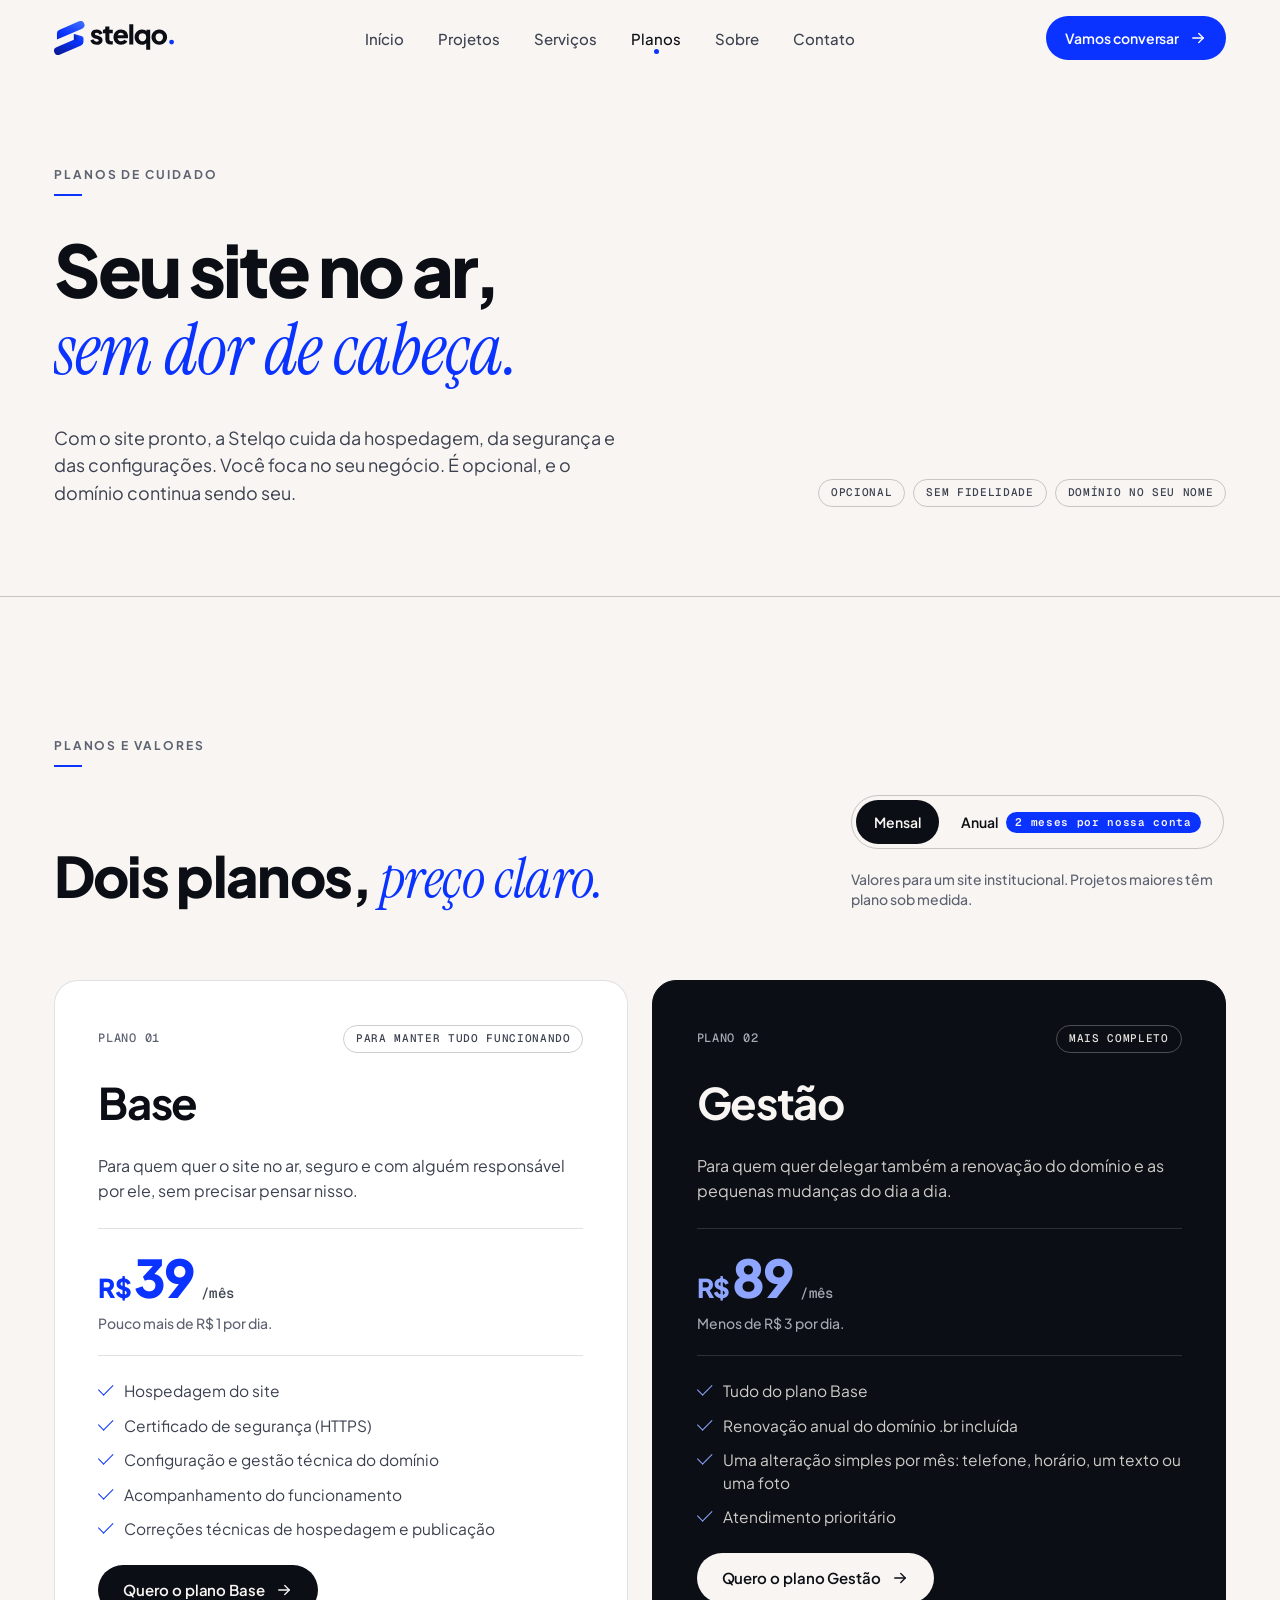
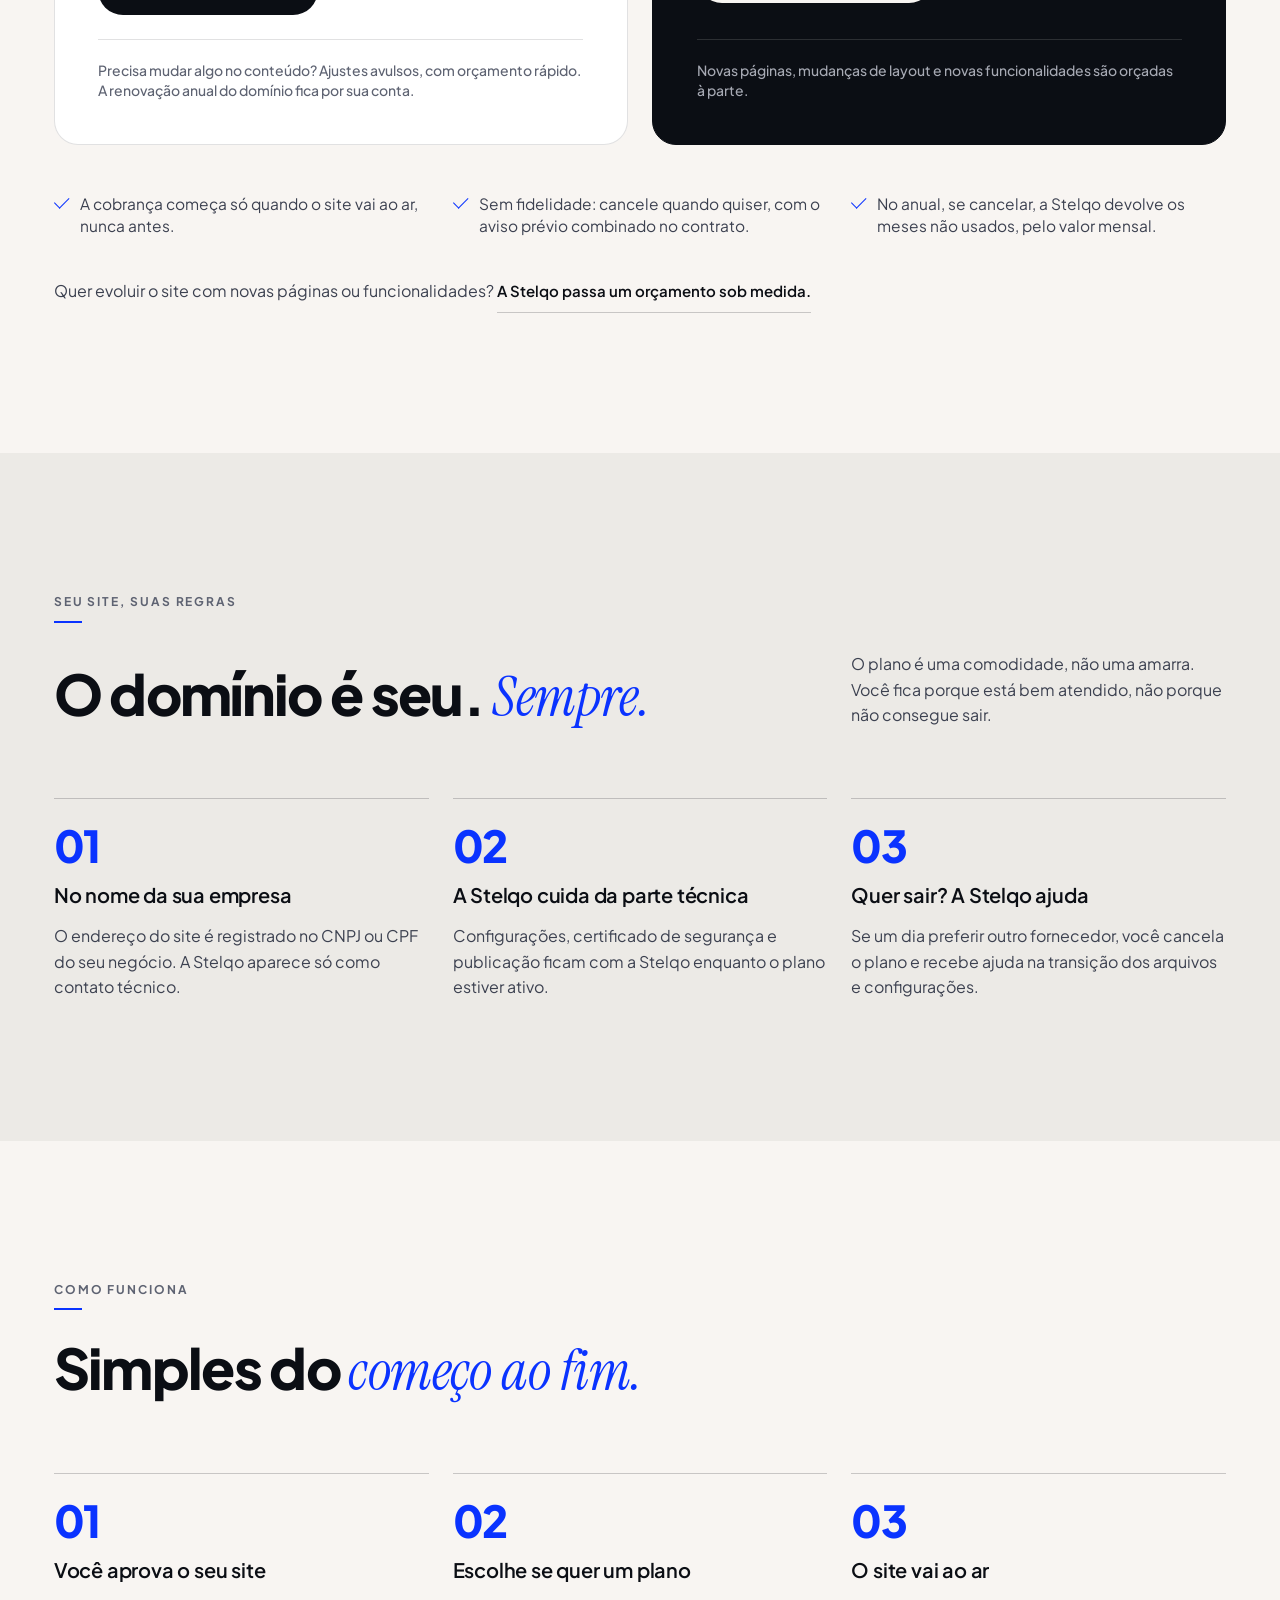
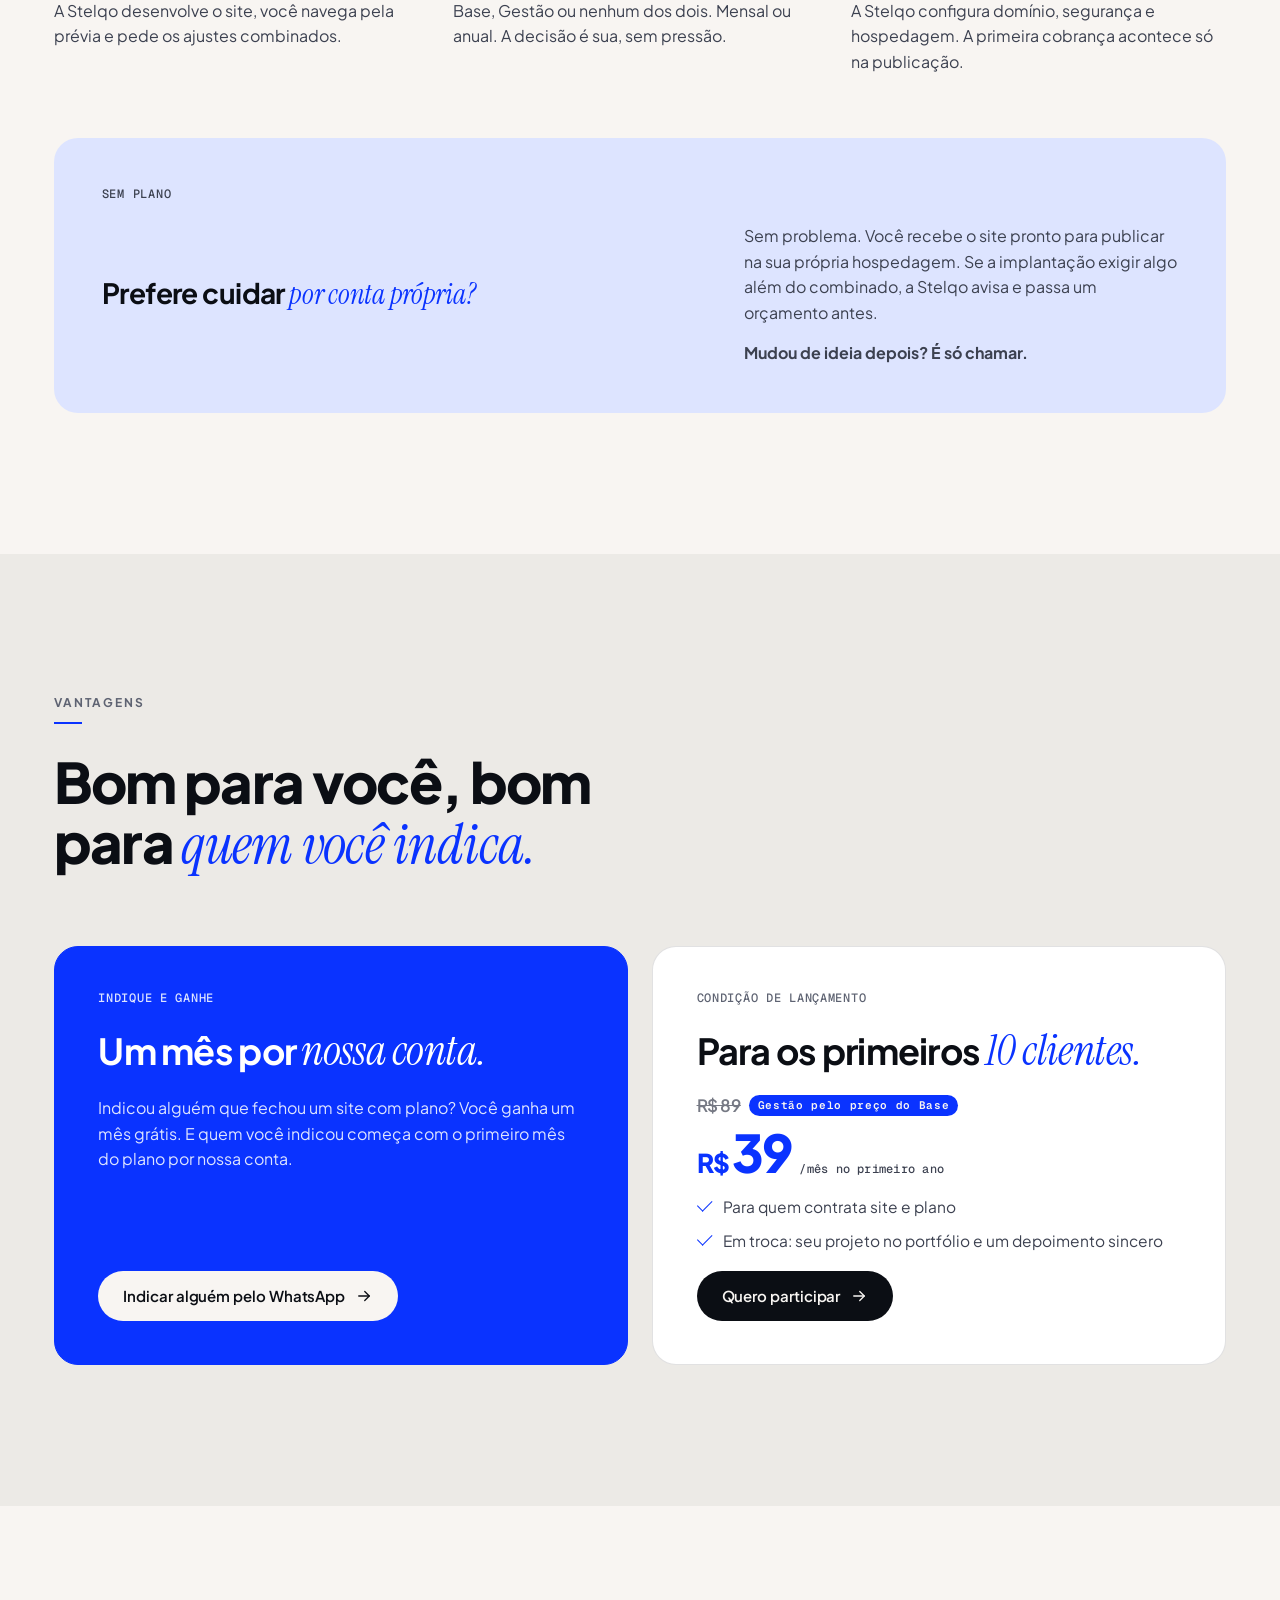
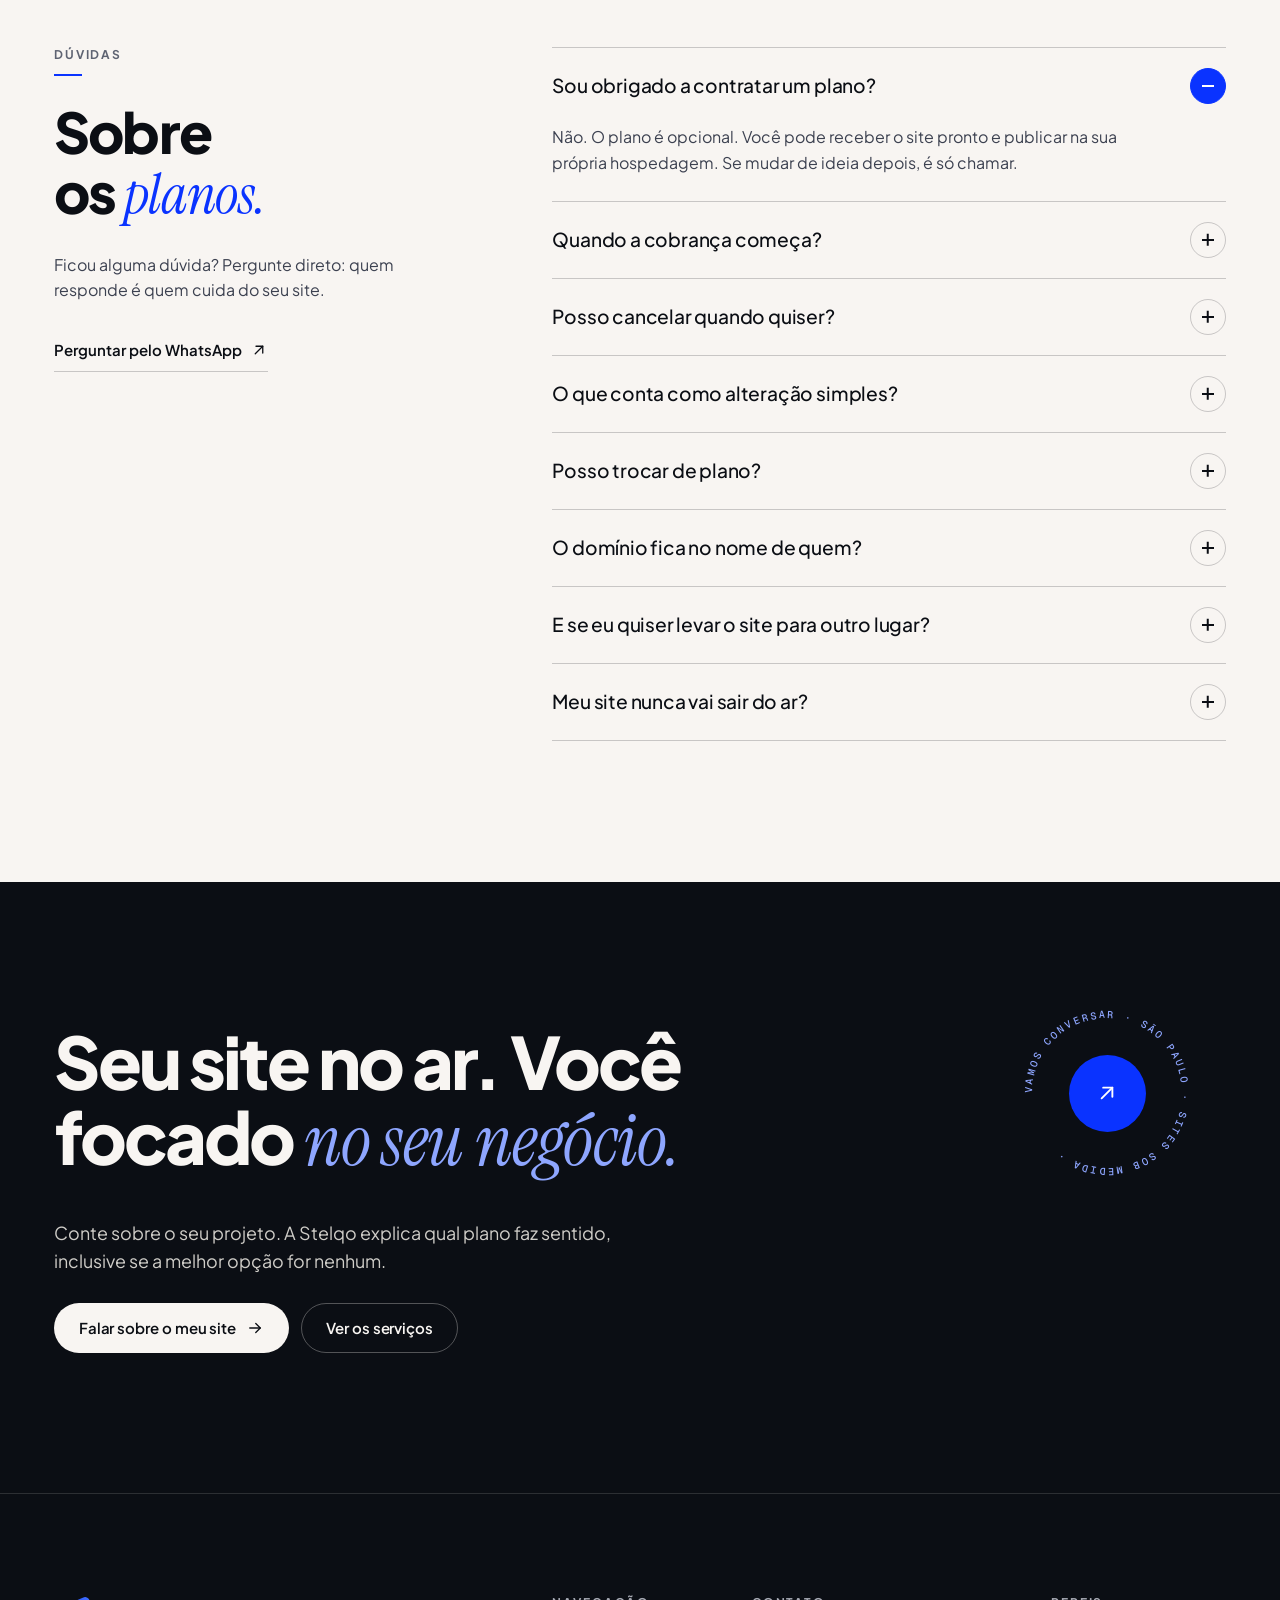
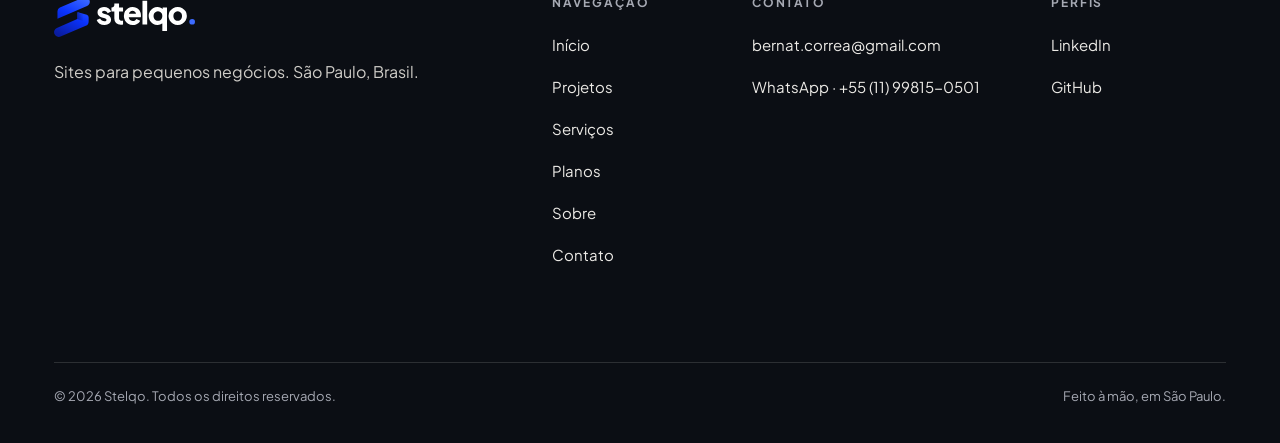
<file: planos.html>
<!doctype html>
<html lang="pt-BR">
<head>
<meta charset="utf-8">
<meta name="viewport" content="width=device-width, initial-scale=1">
<meta name="color-scheme" content="light dark">
<title>Planos de cuidado — Stelqo</title>
<link rel="stylesheet" href="https://fonts.googleapis.com/css2?family=Plus+Jakarta+Sans:wght@400;500;600;700;800&amp;family=Instrument+Serif:ital@0;1&amp;family=Geist+Mono:wght@400;500&amp;display=swap">
<link rel="icon" type="image/svg+xml" href="assets/brand/favicon.svg">
<link rel="icon" type="image/png" sizes="32x32" href="assets/brand/favicon-32px.png">
<link rel="apple-touch-icon" href="assets/brand/favicon-180px-apple-touch.png">
<link rel="stylesheet" href="assets/css/stelqo.css">
<style>

@keyframes fadeIn{from{opacity:0;transform:translateY(12px)}to{opacity:1;transform:none}}
.ln{display:block;overflow:hidden;padding-bottom:.12em;margin-bottom:-.12em}.ln>span{display:inline-block;animation:lnIn 1.05s var(--ease) both}.ln:nth-child(2)>span{animation-delay:.12s}.ln:nth-child(3)>span{animation-delay:.22s}
@keyframes lnIn{from{transform:translateY(108%)}to{transform:none}}
.sv-hero{padding-top:clamp(48px,7vw,104px);padding-bottom:clamp(56px,7vw,96px)}
.sv-hgrid{display:grid;grid-template-columns:repeat(12,minmax(0,1fr));column-gap:24px;row-gap:36px;align-items:end}
.sv-hgrid .eyebrow{grid-column:1/-1}
.sv-hgrid h1{grid-column:1/span 10}
.sv-hgrid .lead{grid-column:1/span 6}
.badges{grid-column:8/span 5;display:flex;flex-wrap:wrap;gap:8px;justify-content:flex-end}
.sec.line{border-top:1px solid var(--line-2)}
.alt{background:var(--surface-2)}
.chk{display:grid;grid-template-columns:repeat(2,minmax(0,1fr));gap:12px 24px}
.chk li{display:flex;gap:12px;align-items:flex-start;font:400 15.5px/1.45 var(--sans);color:var(--fg-2)}
.chk li::before{content:"";flex:none;width:14px;height:8px;margin-top:6px;border-left:1.6px solid var(--accent);border-bottom:1.6px solid var(--accent);transform:rotate(-45deg) translate(2px,-1px)}
.dark .chk li{color:#CFCDC8}
.dark .chk li::before{border-color:var(--lav)}

/* chave Mensal / Anual */
.bill{display:inline-flex;flex-wrap:wrap;gap:4px;padding:4px;border:1px solid var(--line-2);border-radius:999px}
.bill button{appearance:none;display:inline-flex;align-items:center;gap:8px;min-height:44px;padding:0 18px;border:0;border-radius:999px;background:none;color:var(--fg);font:600 14px/1 var(--sans);cursor:pointer;transition:background-color .2s,color .2s}
.bill button[aria-pressed="true"]{background:var(--fg);color:var(--bg)}
.bill .off{white-space:nowrap}

/* cartões de plano */
.plans{display:grid;grid-template-columns:repeat(2,minmax(0,1fr));gap:24px}
.plan{display:flex;flex-direction:column;align-items:flex-start;gap:24px;padding:clamp(28px,3.4vw,44px);border:1px solid var(--line);border-radius:24px;background:var(--surface)}
.plan.dark{background:var(--dark-bg);border-color:var(--dark-bg)}
.plan-top{display:flex;flex-wrap:wrap;justify-content:space-between;align-items:center;gap:12px;align-self:stretch}
.plan-top .mono{color:var(--muted)}
.dark .plan-top .mono{color:var(--d-muted)}
.plan .h3{font-size:clamp(34px,3.4vw,44px);letter-spacing:-.03em}
.plan-price{display:flex;flex-direction:column;gap:10px;align-self:stretch;padding-block:22px;border-block:1px solid var(--line)}
.dark .plan-price{border-color:var(--d-line)}
.plan-price .pr-row b{font-size:52px}
.plan-price .pr-row .from{font-size:14px}
.plan .chk{grid-template-columns:1fr}
.plan-note{margin-top:auto;padding-top:20px;border-top:1px solid var(--line)}
.dark .plan-note{border-color:var(--d-line)}
.terms{margin-top:clamp(32px,4vw,48px);grid-template-columns:repeat(3,minmax(0,1fr))}
.evo{margin-top:clamp(24px,3vw,32px)}

/* listas numeradas de 3 */
.trio{display:grid;grid-template-columns:repeat(3,minmax(0,1fr));gap:24px;margin:0;padding:0;list-style:none}
.trio li{display:flex;flex-direction:column;gap:14px;padding-top:24px;border-top:1px solid var(--line-2)}
.trio .n{font:800 44px/1 var(--sans);letter-spacing:-.03em;color:var(--accent)}
.solo{margin-top:clamp(40px,5vw,64px);display:grid;grid-template-columns:repeat(12,minmax(0,1fr));column-gap:24px;row-gap:20px;align-items:center;padding:clamp(28px,4vw,48px);border-radius:24px;background:var(--tint)}
.solo .mono{grid-column:1/-1;color:var(--fg-2)}
.solo .h3{grid-column:1/span 6}
.solo .so-side{grid-column:8/span 5;display:flex;flex-direction:column;gap:14px}

/* vantagens */
.perks{display:grid;grid-template-columns:repeat(2,minmax(0,1fr));gap:24px}
.perk{display:flex;flex-direction:column;align-items:flex-start;gap:18px;padding:clamp(28px,3.4vw,44px);border:1px solid var(--line);border-radius:24px;background:var(--surface)}
.perk .mono{color:var(--muted)}
.perk .btn{margin-top:auto}
.perk .h3{font-size:clamp(28px,3vw,36px)}
.perk .h3 em{font-size:1.2em}
.perk .svc-price{display:flex;flex-direction:column;gap:10px}
.perk .pr-row b{font-size:52px}
.perk .chk{grid-template-columns:1fr}
.perk-b{background:var(--blue);border-color:var(--blue);color:#fff}
.perk-b .mono,.perk-b .body{color:var(--gray)}
.perk-b .h3,.perk-b .h3 em{color:#fff}
.perk-b :focus-visible{outline-color:#fff}

/* faq (igual à home) */
.faq-grid{display:grid;grid-template-columns:repeat(12,minmax(0,1fr));column-gap:24px;row-gap:40px;align-items:start}
.faq-hd{grid-column:1/span 4;display:flex;flex-direction:column;align-items:flex-start;gap:26px;position:sticky;top:120px}
.faq-list{grid-column:6/span 7;border-top:1px solid var(--line-2)}
.faq-item{border-bottom:1px solid var(--line-2)}
.faq-item h3{margin:0}
.faq-q{appearance:none;width:100%;display:flex;align-items:center;justify-content:space-between;gap:24px;min-height:76px;padding:20px 0;background:none;border:0;cursor:pointer;color:var(--fg);font:500 clamp(17px,1.5vw,20px)/1.35 var(--sans);letter-spacing:-.01em;text-align:left;transition:color .2s}
.faq-q:hover{color:var(--accent)}
.pm{position:relative;flex:none;width:36px;height:36px;border-radius:50%;border:1px solid var(--line-2);transition:background-color .25s,border-color .25s,transform .35s var(--ease)}
.pm::before,.pm::after{content:"";position:absolute;left:50%;top:50%;width:12px;height:1.5px;margin:-.75px 0 0 -6px;background:currentColor;transition:transform .35s var(--ease)}
.pm::after{transform:rotate(90deg)}
.faq-q[aria-expanded="true"] .pm{background:var(--blue);border-color:var(--blue);color:#fff;transform:rotate(180deg)}
.faq-q[aria-expanded="true"] .pm::after{transform:rotate(0deg)}
.faq-a{display:grid;grid-template-rows:0fr;transition:grid-template-rows .4s var(--ease)}
.faq-a.open{grid-template-rows:1fr}
.faq-a-in{overflow:hidden;visibility:hidden;transition:visibility 0s .4s}
.faq-a.open .faq-a-in{visibility:visible;transition-delay:0s}
.faq-a p{padding:0 64px 26px 0;max-width:40em}

@media (max-width: 960px){
  .sv-hgrid h1,.sv-hgrid .lead,.badges{grid-column:1/-1}
  .badges{justify-content:flex-start}
  .plans,.perks{grid-template-columns:1fr}
  .terms{grid-template-columns:1fr}
  .trio{grid-template-columns:1fr;gap:32px}
  .solo .h3,.solo .so-side{grid-column:1/-1}
  .faq-hd{grid-column:1/-1;position:static}
  .faq-list{grid-column:1/-1}
}
@media (max-width: 600px){
  .bill{flex-wrap:nowrap}
  .bill button{padding:0 12px}
  .plan .btn,.perk .btn{width:100%}
  .plan-price .pr-row b{font-size:44px}
  .faq-a p{padding-right:8px}
}
@media (prefers-color-scheme: dark){ .plan.dark{border-color:rgba(142,166,255,.5)} }
</style>
<style>[hidden]{display:none!important}</style>
</head>
<body>
<div class="pg">

<a class="skip" href="#conteudo">Pular para o conteúdo</a>
<header class="hdr">
  <div class="wrap hdr-in">
    <a class="logo" href="index.html" aria-label="Stelqo — página inicial"><picture><source media="(prefers-color-scheme: dark)" srcset="assets/brand/stelqo-horizontal-negativa.svg"><img src="assets/brand/stelqo-horizontal-positiva.svg" alt="Stelqo" width="120" height="34"></picture></a>
    <nav class="nav" aria-label="Navegação principal"><a href="index.html">Início</a><a href="projetos.html">Projetos</a><a href="servicos.html">Serviços</a><a href="planos.html" aria-current="page">Planos</a><a href="sobre.html">Sobre</a><a href="contato.html">Contato</a></nav>
    <a class="btn btn-blue hdr-cta mag" href="contato.html">Vamos conversar <svg class="ic arr" viewBox="0 0 24 24" aria-hidden="true"><path d="M5 12h14"></path><path d="M13 6l6 6-6 6"></path></svg></a>
    <button class="burger" type="button" aria-label="Abrir menu" aria-expanded="false" aria-controls="menu-mobile"><span></span><span></span></button>
  </div>
</header>

  <div class="mmenu" hidden id="menu-mobile">
    <nav aria-label="Navegação mobile"><a href="index.html">Início<span>01</span></a><a href="projetos.html">Projetos<span>02</span></a><a href="servicos.html">Serviços<span>03</span></a><a href="planos.html" aria-current="page">Planos<span>04</span></a><a href="sobre.html">Sobre<span>05</span></a><a href="contato.html">Contato<span>06</span></a></nav>
    <div class="mmenu-ft">
      <a class="btn btn-blue" href="https://wa.me/5511998150501?text=Ol%C3%A1%2C%20Stelqo!%20Vi%20o%20site%20e%20gostaria%20de%20conversar%20sobre%20um%20site."><svg class="ic" viewBox="0 0 24 24" aria-hidden="true"><path d="M4 20l1.3-3.9A8 8 0 1 1 8 18.8L4 20z"></path><path d="M9 9.5c0 3 2.5 5.5 5.5 5.5l1-1.6-2-1-1 1c-1-.4-2-1.4-2.4-2.4l1-1-1-2L9 9.5z"></path></svg> Conversar pelo WhatsApp</a>
      <a class="btn btn-line" href="mailto:bernat.correa@gmail.com"><svg class="ic" viewBox="0 0 24 24" aria-hidden="true"><path d="M3.5 6.5h17v11h-17z"></path><path d="M4 7l8 6 8-6"></path></svg> bernat.correa@gmail.com</a>
    </div>
  </div>


<main id="conteudo">
<section class="sv-hero" aria-labelledby="pl-t">
  <div class="wrap sv-hgrid">
    <p class="eyebrow" style="animation: fadeIn .7s var(--ease) both">Planos de cuidado</p>
    <h1 class="h-display" id="pl-t"><span class="ln"><span>Seu site no ar,</span></span><span class="ln"><span><em class="blue">sem dor de cabeça.</em></span></span></h1>
    <p class="lead" style="animation: fadeIn .9s .4s var(--ease) both">Com o site pronto, a Stelqo cuida da hospedagem, da segurança e das configurações. Você foca no seu negócio. É opcional, e o domínio continua sendo seu.</p>
    <ul class="badges" aria-label="Condições" style="animation: fadeIn .9s .55s var(--ease) both"><li class="tag">Opcional</li><li class="tag">Sem fidelidade</li><li class="tag">Domínio no seu nome</li></ul>
  </div>
</section>

<section class="sec line" id="valores" aria-labelledby="vl-t">
  <div class="wrap">
    <div class="sec-hd">
      <p class="eyebrow">Planos e valores</p>
      <h2 class="h2 rv" id="vl-t">Dois planos, <em>preço claro.</em></h2>
      <div class="side rv-2">
        <div class="bill" role="group" aria-label="Forma de cobrança"><button type="button" aria-pressed="true" data-p="m">Mensal</button><button type="button" aria-pressed="false" data-p="a">Anual <span class="off">2 meses por nossa conta</span></button></div>
        <p class="small">Valores para um site institucional. Projetos maiores têm plano sob medida.</p>
      </div>
    </div>
    <div class="plans">
      <article class="plan rv" aria-labelledby="base-t">
        <div class="plan-top"><span class="mono">Plano 01</span><span class="tag">Para manter tudo funcionando</span></div>
        <h3 class="h3" id="base-t">Base</h3>
        <p class="body">Para quem quer o site no ar, seguro e com alguém responsável por ele, sem precisar pensar nisso.</p>
        <div class="plan-price" aria-live="polite">
          <span class="pr-row"><b><small>R$</small><span data-m="39" data-a="390">39</span></b><span class="from" data-m="/mês" data-a="/ano">/mês</span></span>
          <p class="small" data-m="Pouco mais de R$ 1 por dia." data-a="Equivale a R$ 32,50 por mês: 2 meses por nossa conta.">Pouco mais de R$ 1 por dia.</p>
        </div>
        <ul class="chk"><li>Hospedagem do site</li><li>Certificado de segurança (HTTPS)</li><li>Configuração e gestão técnica do domínio</li><li>Acompanhamento do funcionamento</li><li>Correções técnicas de hospedagem e publicação</li></ul>
        <a class="btn btn-ink" href="contato.html">Quero o plano Base <svg class="ic arr" viewBox="0 0 24 24" aria-hidden="true"><path d="M5 12h14"></path><path d="M13 6l6 6-6 6"></path></svg></a>
        <p class="small plan-note">Precisa mudar algo no conteúdo? Ajustes avulsos, com orçamento rápido. A renovação anual do domínio fica por sua conta.</p>
      </article>
      <article class="plan dark rv-2" aria-labelledby="gestao-t">
        <div class="plan-top"><span class="mono">Plano 02</span><span class="tag">Mais completo</span></div>
        <h3 class="h3" id="gestao-t">Gestão</h3>
        <p class="body">Para quem quer delegar também a renovação do domínio e as pequenas mudanças do dia a dia.</p>
        <div class="plan-price" aria-live="polite">
          <span class="pr-row"><b><small>R$</small><span data-m="89" data-a="890">89</span></b><span class="from" data-m="/mês" data-a="/ano">/mês</span></span>
          <p class="small" data-m="Menos de R$ 3 por dia." data-a="Equivale a R$ 74,17 por mês: 2 meses por nossa conta.">Menos de R$ 3 por dia.</p>
        </div>
        <ul class="chk"><li>Tudo do plano Base</li><li>Renovação anual do domínio .br incluída</li><li>Uma alteração simples por mês: telefone, horário, um texto ou uma foto</li><li>Atendimento prioritário</li></ul>
        <a class="btn btn-paper" href="contato.html">Quero o plano Gestão <svg class="ic arr" viewBox="0 0 24 24" aria-hidden="true"><path d="M5 12h14"></path><path d="M13 6l6 6-6 6"></path></svg></a>
        <p class="small plan-note">Novas páginas, mudanças de layout e novas funcionalidades são orçadas à parte.</p>
      </article>
    </div>
    <ul class="chk terms rv"><li>A cobrança começa só quando o site vai ao ar, nunca antes.</li><li>Sem fidelidade: cancele quando quiser, com o aviso prévio combinado no contrato.</li><li>No anual, se cancelar, a Stelqo devolve os meses não usados, pelo valor mensal.</li></ul>
    <p class="body evo rv">Quer evoluir o site com novas páginas ou funcionalidades? <a class="tlink" href="contato.html">A Stelqo passa um orçamento sob medida.</a></p>
  </div>
</section>

<section class="sec alt" aria-labelledby="dm-t">
  <div class="wrap">
    <div class="sec-hd">
      <p class="eyebrow">Seu site, suas regras</p>
      <h2 class="h2 rv" id="dm-t">O domínio é seu. <em>Sempre.</em></h2>
      <div class="side rv-2"><p class="body">O plano é uma comodidade, não uma amarra. Você fica porque está bem atendido, não porque não consegue sair.</p></div>
    </div>
    <ul class="trio">
      <li class="rv"><span class="n" aria-hidden="true">01</span><h3 class="h4">No nome da sua empresa</h3><p class="body">O endereço do site é registrado no CNPJ ou CPF do seu negócio. A Stelqo aparece só como contato técnico.</p></li>
      <li class="rv"><span class="n" aria-hidden="true">02</span><h3 class="h4">A Stelqo cuida da parte técnica</h3><p class="body">Configurações, certificado de segurança e publicação ficam com a Stelqo enquanto o plano estiver ativo.</p></li>
      <li class="rv"><span class="n" aria-hidden="true">03</span><h3 class="h4">Quer sair? A Stelqo ajuda</h3><p class="body">Se um dia preferir outro fornecedor, você cancela o plano e recebe ajuda na transição dos arquivos e configurações.</p></li>
    </ul>
  </div>
</section>

<section class="sec" aria-labelledby="cf-t">
  <div class="wrap">
    <div class="sec-hd">
      <p class="eyebrow">Como funciona</p>
      <h2 class="h2 rv" id="cf-t">Simples do <em>começo ao fim.</em></h2>
    </div>
    <ol class="trio">
      <li class="rv"><span class="n" aria-hidden="true">01</span><h3 class="h4">Você aprova o seu site</h3><p class="body">A Stelqo desenvolve o site, você navega pela prévia e pede os ajustes combinados.</p></li>
      <li class="rv"><span class="n" aria-hidden="true">02</span><h3 class="h4">Escolhe se quer um plano</h3><p class="body">Base, Gestão ou nenhum dos dois. Mensal ou anual. A decisão é sua, sem pressão.</p></li>
      <li class="rv"><span class="n" aria-hidden="true">03</span><h3 class="h4">O site vai ao ar</h3><p class="body">A Stelqo configura domínio, segurança e hospedagem. A primeira cobrança acontece só na publicação.</p></li>
    </ol>
    <div class="solo rv">
      <span class="mono">Sem plano</span>
      <h3 class="h3">Prefere cuidar <em>por conta própria?</em></h3>
      <div class="so-side">
        <p class="body">Sem problema. Você recebe o site pronto para publicar na sua própria hospedagem. Se a implantação exigir algo além do combinado, a Stelqo avisa e passa um orçamento antes.</p>
        <p class="body"><strong>Mudou de ideia depois? É só chamar.</strong></p>
      </div>
    </div>
  </div>
</section>

<section class="sec alt" aria-labelledby="vt-t">
  <div class="wrap">
    <div class="sec-hd">
      <p class="eyebrow">Vantagens</p>
      <h2 class="h2 rv" id="vt-t">Bom para você, bom para <em>quem você indica.</em></h2>
    </div>
    <div class="perks">
      <article class="perk perk-b rv">
        <span class="mono">Indique e ganhe</span>
        <h3 class="h3">Um mês por <em>nossa conta.</em></h3>
        <p class="body">Indicou alguém que fechou um site com plano? Você ganha um mês grátis. E quem você indicou começa com o primeiro mês do plano por nossa conta.</p>
        <a class="btn btn-paper" href="https://wa.me/5511998150501?text=Ol%C3%A1%2C%20Stelqo!%20Quero%20indicar%20algu%C3%A9m%20para%20um%20site.">Indicar alguém pelo WhatsApp <svg class="ic arr" viewBox="0 0 24 24" aria-hidden="true"><path d="M5 12h14"></path><path d="M13 6l6 6-6 6"></path></svg></a>
      </article>
      <article class="perk rv-2">
        <span class="mono">Condição de lançamento</span>
        <h3 class="h3">Para os primeiros <em>10 clientes.</em></h3>
        <div class="svc-price"><span class="pr-top"><s>R$ 89</s><span class="off">Gestão pelo preço do Base</span></span><span class="pr-row"><b><small>R$</small>39</b><span class="from">/mês no primeiro ano</span></span></div>
        <ul class="chk"><li>Para quem contrata site e plano</li><li>Em troca: seu projeto no portfólio e um depoimento sincero</li></ul>
        <a class="btn btn-ink" href="contato.html">Quero participar <svg class="ic arr" viewBox="0 0 24 24" aria-hidden="true"><path d="M5 12h14"></path><path d="M13 6l6 6-6 6"></path></svg></a>
      </article>
    </div>
  </div>
</section>

<section class="sec faq" id="faq" aria-labelledby="fq-t">
  <div class="wrap faq-grid">
    <div class="faq-hd">
      <p class="eyebrow">Dúvidas</p>
      <h2 class="h2" id="fq-t">Sobre os <em>planos.</em></h2>
      <p class="body">Ficou alguma dúvida? Pergunte direto: quem responde é quem cuida do seu site.</p>
      <a class="tlink" href="https://wa.me/5511998150501?text=Ol%C3%A1%2C%20Stelqo!%20Vi%20o%20site%20e%20gostaria%20de%20conversar%20sobre%20um%20site.">Perguntar pelo WhatsApp <svg class="ic arr" viewBox="0 0 24 24" aria-hidden="true"><path d="M7 17L17 7"></path><path d="M8 7h9v9"></path></svg></a>
    </div>
    <div class="faq-list">
      <div class="faq-item">
        <h3><button type="button" class="faq-q" id="faq-q-0" aria-expanded="true" aria-controls="faq-a-0"><span>Sou obrigado a contratar um plano?</span><span class="pm" aria-hidden="true"></span></button></h3>
        <div class="faq-a open" id="faq-a-0" role="region" aria-labelledby="faq-q-0"><div class="faq-a-in"><p class="body">Não. O plano é opcional. Você pode receber o site pronto e publicar na sua própria hospedagem. Se mudar de ideia depois, é só chamar.</p></div></div>
      </div>
      <div class="faq-item">
        <h3><button type="button" class="faq-q" id="faq-q-1" aria-expanded="false" aria-controls="faq-a-1"><span>Quando a cobrança começa?</span><span class="pm" aria-hidden="true"></span></button></h3>
        <div class="faq-a" id="faq-a-1" role="region" aria-labelledby="faq-q-1"><div class="faq-a-in"><p class="body">Só quando o site vai ao ar. Enquanto ele está sendo desenvolvido e aprovado, não existe mensalidade.</p></div></div>
      </div>
      <div class="faq-item">
        <h3><button type="button" class="faq-q" id="faq-q-2" aria-expanded="false" aria-controls="faq-a-2"><span>Posso cancelar quando quiser?</span><span class="pm" aria-hidden="true"></span></button></h3>
        <div class="faq-a" id="faq-a-2" role="region" aria-labelledby="faq-q-2"><div class="faq-a-in"><p class="body">Sim. Não há fidelidade: basta avisar com a antecedência combinada no contrato. No plano anual, a Stelqo devolve os meses não usados, calculados pelo valor mensal.</p></div></div>
      </div>
      <div class="faq-item">
        <h3><button type="button" class="faq-q" id="faq-q-3" aria-expanded="false" aria-controls="faq-a-3"><span>O que conta como alteração simples?</span><span class="pm" aria-hidden="true"></span></button></h3>
        <div class="faq-a" id="faq-a-3" role="region" aria-labelledby="faq-q-3"><div class="faq-a-in"><p class="body">Trocar telefone, endereço, horário de funcionamento, um texto curto ou uma foto. O plano Gestão inclui uma por mês, que não acumula. Novas seções, páginas ou mudanças de layout são orçadas à parte.</p></div></div>
      </div>
      <div class="faq-item">
        <h3><button type="button" class="faq-q" id="faq-q-4" aria-expanded="false" aria-controls="faq-a-4"><span>Posso trocar de plano?</span><span class="pm" aria-hidden="true"></span></button></h3>
        <div class="faq-a" id="faq-a-4" role="region" aria-labelledby="faq-q-4"><div class="faq-a-in"><p class="body">Sim, a qualquer momento. A mudança vale a partir do próximo ciclo de cobrança. No anual, o valor já pago é descontado.</p></div></div>
      </div>
      <div class="faq-item">
        <h3><button type="button" class="faq-q" id="faq-q-5" aria-expanded="false" aria-controls="faq-a-5"><span>O domínio fica no nome de quem?</span><span class="pm" aria-hidden="true"></span></button></h3>
        <div class="faq-a" id="faq-a-5" role="region" aria-labelledby="faq-q-5"><div class="faq-a-in"><p class="body">Sempre no nome da sua empresa, no CNPJ ou CPF do negócio. A Stelqo aparece só como contato técnico enquanto o plano estiver ativo.</p></div></div>
      </div>
      <div class="faq-item">
        <h3><button type="button" class="faq-q" id="faq-q-6" aria-expanded="false" aria-controls="faq-a-6"><span>E se eu quiser levar o site para outro lugar?</span><span class="pm" aria-hidden="true"></span></button></h3>
        <div class="faq-a" id="faq-a-6" role="region" aria-labelledby="faq-q-6"><div class="faq-a-in"><p class="body">Você cancela o plano e a Stelqo ajuda na transição dos arquivos e configurações combinados no contrato. O domínio já é seu, então não há nada a transferir.</p></div></div>
      </div>
      <div class="faq-item">
        <h3><button type="button" class="faq-q" id="faq-q-7" aria-expanded="false" aria-controls="faq-a-7"><span>Meu site nunca vai sair do ar?</span><span class="pm" aria-hidden="true"></span></button></h3>
        <div class="faq-a" id="faq-a-7" role="region" aria-labelledby="faq-q-7"><div class="faq-a-in"><p class="body">Nenhuma hospedagem consegue garantir 100% de disponibilidade. A Stelqo garante acompanhar o funcionamento e corrigir os problemas cobertos pelo plano, no prazo combinado em contrato.</p></div></div>
      </div>
    </div>
  </div>
</section>
</main>

<section class="dark cta-band sec" aria-labelledby="cta-t">
  <div class="ring" aria-hidden="true">
    <svg viewBox="0 0 200 200"><defs><path id="ringp" d="M100,100 m-78,0 a78,78 0 1,1 156,0 a78,78 0 1,1 -156,0"></path></defs><text><textPath href="#ringp">Vamos conversar · São Paulo · Sites sob medida ·</textPath></text></svg>
    <span class="core"><svg class="ic arr" viewBox="0 0 24 24" aria-hidden="true"><path d="M5 12h14"></path><path d="M13 6l6 6-6 6"></path></svg></span>
  </div>
  <div class="wrap cta-grid">
    <h2 class="h-display rv" id="cta-t">Seu site no ar. Você focado <em class="lav">no seu negócio.</em></h2>
    <div class="cta-side rv-2">
      <p class="lead">Conte sobre o seu projeto. A Stelqo explica qual plano faz sentido, inclusive se a melhor opção for nenhum.</p>
      <div class="cta-btns">
        <a class="btn btn-paper mag" href="contato.html">Falar sobre o meu site <svg class="ic arr" viewBox="0 0 24 24" aria-hidden="true"><path d="M5 12h14"></path><path d="M13 6l6 6-6 6"></path></svg></a>
        <a class="btn btn-line" href="servicos.html">Ver os serviços</a>
      </div>
    </div>
  </div>
</section>

<footer class="dark ftr">
  <div class="wrap">
    <div class="ftr-top">
      <div class="ftr-brand">
        <a class="ftr-logo" href="index.html" aria-label="Stelqo — página inicial"><img src="assets/brand/stelqo-horizontal-negativa.svg" alt="Stelqo" width="142" height="40"></a>
        <p class="body" style="max-width: 26em">Sites para pequenos negócios. São Paulo, Brasil.</p>
      </div>
      <div class="ftr-col"><h3>Navegação</h3><a href="index.html">Início</a><a href="projetos.html">Projetos</a><a href="servicos.html">Serviços</a><a href="planos.html">Planos</a><a href="sobre.html">Sobre</a><a href="contato.html">Contato</a></div>
      <div class="ftr-col"><h3>Contato</h3><a href="mailto:bernat.correa@gmail.com">bernat.correa@gmail.com</a><a href="https://wa.me/5511998150501?text=Ol%C3%A1%2C%20Stelqo!%20Vi%20o%20site%20e%20gostaria%20de%20conversar%20sobre%20um%20site.">WhatsApp · +55 (11) 99815-0501</a></div>
      <div class="ftr-col"><h3>Perfis</h3><a href="https://www.linkedin.com/in/bernardo-corr%C3%AAa/">LinkedIn</a><a href="https://github.com/becorrea">GitHub</a></div>
    </div>
    <div class="ftr-bot"><span>© 2026 Stelqo. Todos os direitos reservados.</span><span>Feito à mão, em São Paulo.</span></div>
  </div>
</footer>

</div>
<script src="assets/js/site.js" defer></script>
</body>
</html>
</file>
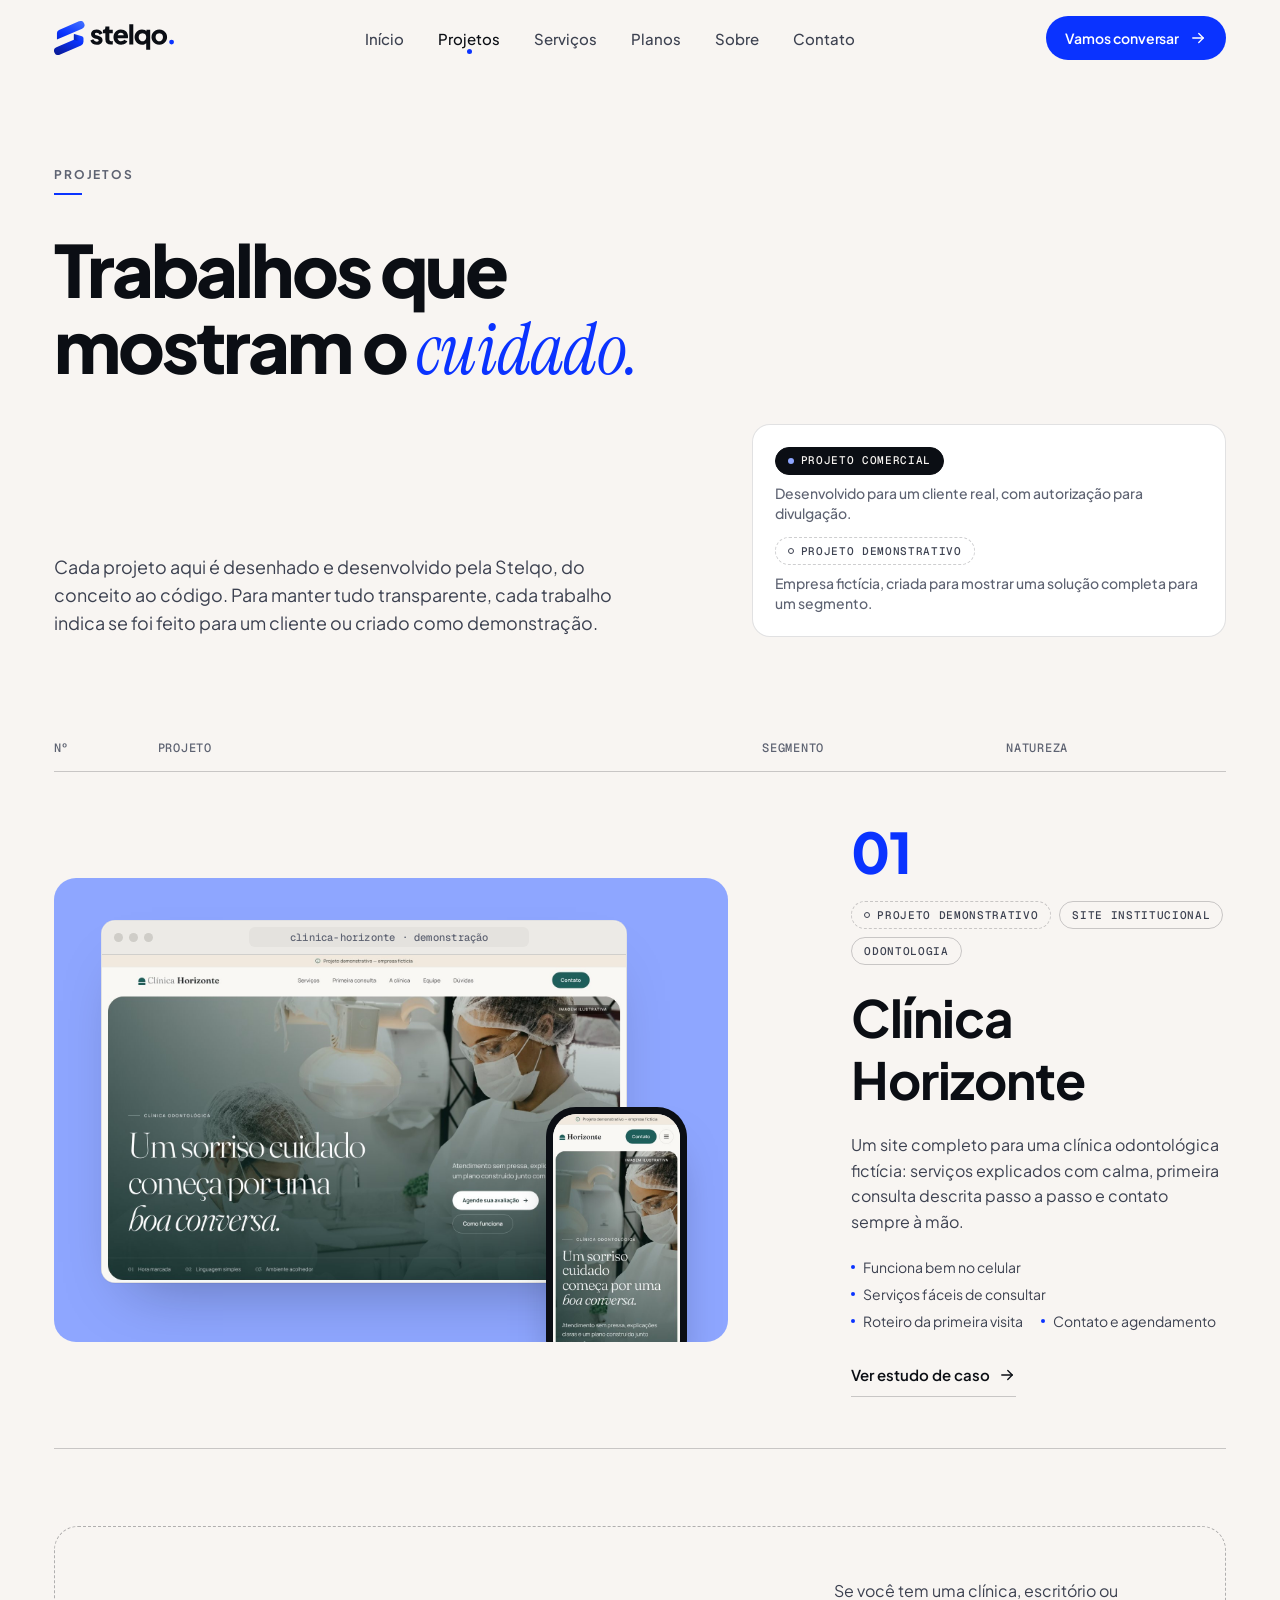
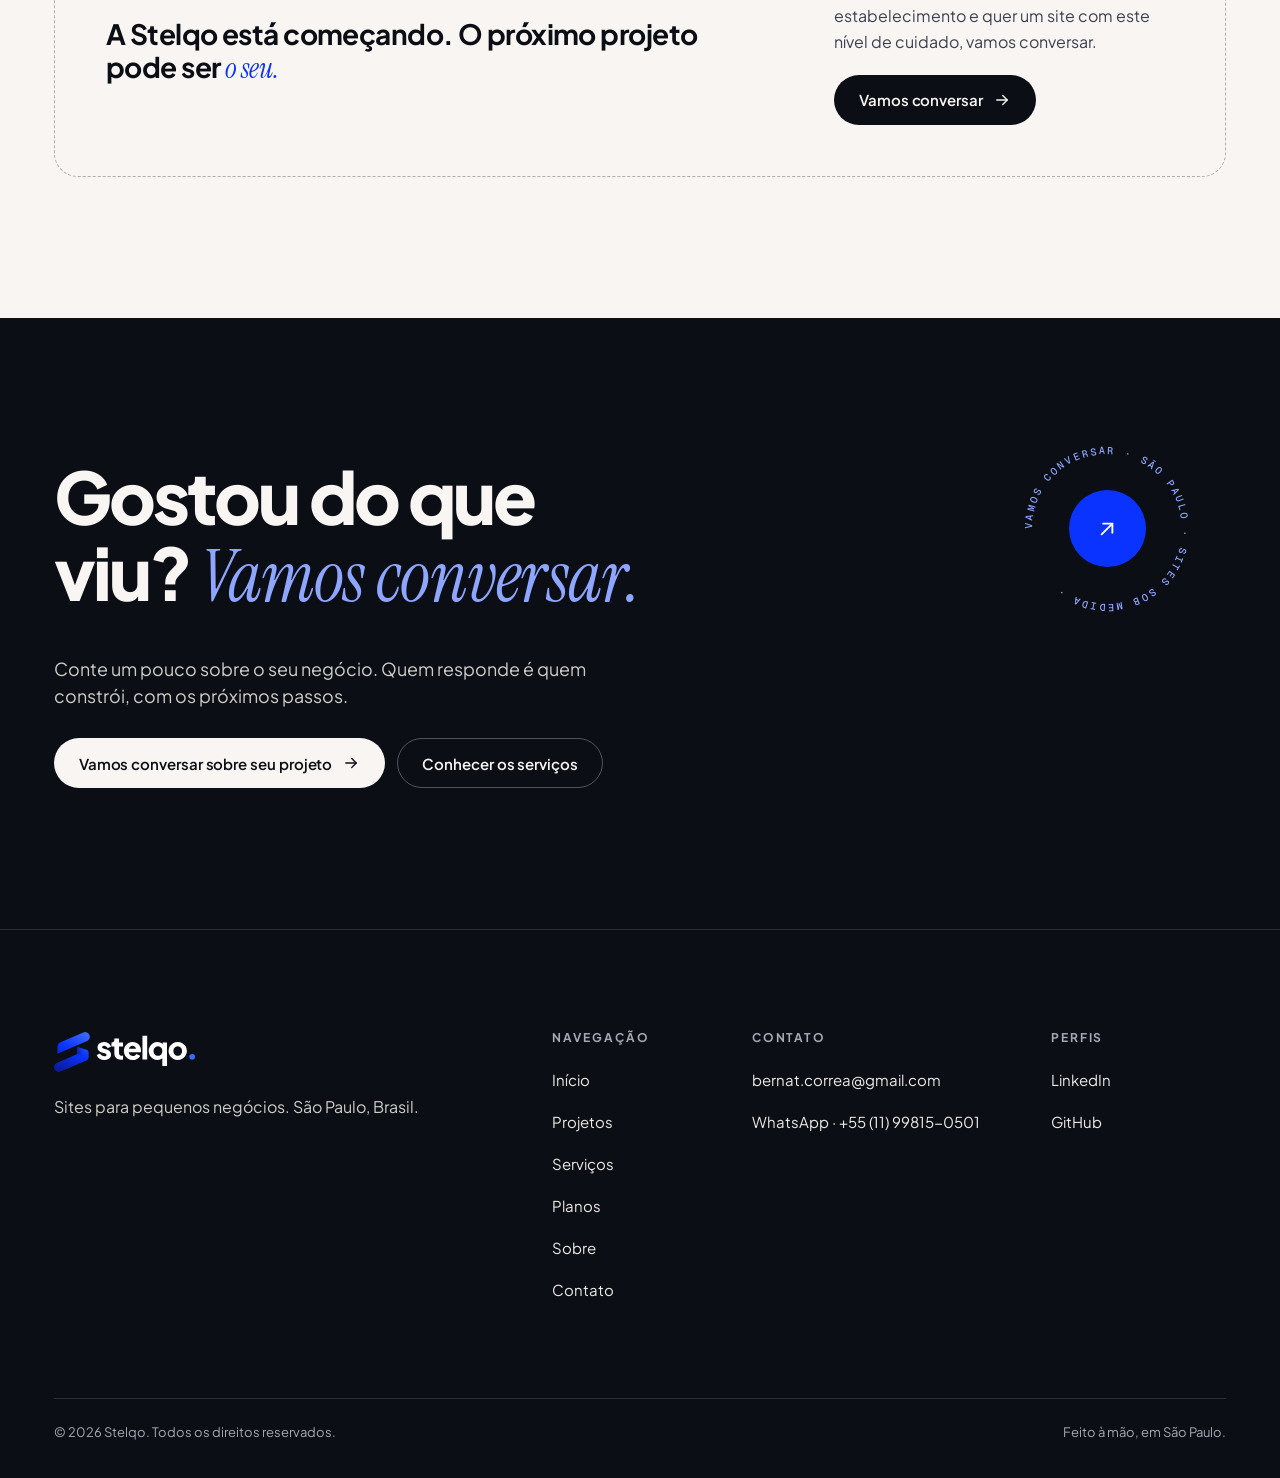
<file: projetos.html>
<!doctype html>
<html lang="pt-BR">
<head>
<meta charset="utf-8">
<meta name="viewport" content="width=device-width, initial-scale=1">
<meta name="color-scheme" content="light dark">
<title>Projetos — Stelqo</title>
<link rel="stylesheet" href="https://fonts.googleapis.com/css2?family=Plus+Jakarta+Sans:wght@400;500;600;700;800&amp;family=Instrument+Serif:ital@0;1&amp;family=Geist+Mono:wght@400;500&amp;display=swap">
<link rel="icon" type="image/svg+xml" href="assets/brand/favicon.svg">
<link rel="icon" type="image/png" sizes="32x32" href="assets/brand/favicon-32px.png">
<link rel="apple-touch-icon" href="assets/brand/favicon-180px-apple-touch.png">
<link rel="stylesheet" href="assets/css/stelqo.css">
<style>

/* ---------- hero ---------- */
.hero{position:relative;padding-top:clamp(28px,4vw,56px);padding-bottom:clamp(40px,5vw,72px);overflow:hidden;--mx:0;--my:0}
.hero-grid{position:relative;display:grid;grid-template-columns:repeat(12,minmax(0,1fr));column-gap:24px;row-gap:clamp(28px,3.4vw,48px);min-height:min(820px,calc(100vh - 76px))}
.hero-meta{grid-column:1/-1;grid-row:1;display:flex;justify-content:space-between;align-items:center;gap:16px;flex-wrap:wrap;animation:fadeIn .8s .05s var(--ease) both}
.hero-meta .mono{color:var(--muted)}
.hero-h{grid-column:1/span 8;grid-row:2;align-self:center;position:relative;z-index:2}
.ln{display:block;overflow:hidden;padding-bottom:.12em;margin-bottom:-.12em}
.ln>span{display:inline-block;animation:lnIn 1.05s var(--ease) both}
.ln:nth-child(1)>span{animation-delay:.12s}.ln:nth-child(2)>span{animation-delay:.22s}.ln:nth-child(3)>span{animation-delay:.32s}
@keyframes lnIn{from{transform:translateY(108%)}to{transform:none}}
@keyframes fadeIn{from{opacity:0;transform:translateY(12px)}to{opacity:1;transform:none}}
.hero-h em{position:relative;white-space:nowrap}
.hero-h em::after{content:"";position:absolute;left:.02em;right:.1em;bottom:.06em;height:.06em;background:var(--accent);transform-origin:0 50%;animation:under .9s 1.1s var(--ease) both;border-radius:2px}
@keyframes under{from{transform:scaleX(0)}to{transform:scaleX(1)}}
.hero-foot{grid-column:1/span 6;grid-row:3;display:flex;flex-direction:column;gap:28px;animation:fadeIn .9s .6s var(--ease) both}
.hero-ctas{display:flex;flex-wrap:wrap;gap:12px}

/* composition */
.stage{grid-column:9/span 4;grid-row:2/span 2;position:relative;min-height:600px;align-self:stretch;pointer-events:none}
.lay{position:absolute;transform:translate3d(calc(var(--mx) * var(--d)),calc(var(--my) * var(--d)),0);transition:transform 1s var(--ease)}
.win{animation:winIn 1.1s var(--ease) both}
@keyframes winIn{from{opacity:0;translate:0 56px}to{opacity:1;translate:0 0}}
.l1{--d:-10px;top:4%;right:-14%;width:78%}
.l1 .win{rotate:4deg;animation-delay:.35s}
.l2{--d:22px;top:24%;left:-16%;width:112%}
.l2 .win{rotate:-2.5deg;animation-delay:.5s}
.l3{--d:40px;bottom:6%;right:-8%;width:64%}
.l3 .win{rotate:1.5deg;animation-delay:.7s}
.l4{--d:58px;top:20%;left:-6%}
.l4 .win{animation-delay:1.1s}
.l5{--d:-26px;bottom:20%;left:-10%}
.l5 .win{animation-delay:.9s}
.spec{background:var(--lav);border-radius:18px;padding:22px 24px 20px;color:var(--ink);box-shadow:0 30px 60px -36px rgba(11,14,20,.5)}
.spec-top{display:flex;justify-content:space-between;font:500 10.5px/1 var(--mono);letter-spacing:.08em;text-transform:uppercase;color:#2B3260}
.spec-aa{font:800 96px/.9 var(--sans);letter-spacing:-.04em;color:var(--blue);margin:18px 0 6px}
.spec-aa em{font-style:italic;color:var(--ink)}
.spec-lines{display:grid;gap:7px}
.spec-lines i{display:block;height:6px;border-radius:3px;background:rgba(11,14,20,.16)}
.spec-lines i:nth-child(2){width:78%}.spec-lines i:nth-child(3){width:52%}
.l2 .bw .shot{aspect-ratio:16/10}
.comp{background:#fff;border-radius:16px;border:1px solid var(--line);padding:16px;display:grid;gap:14px;box-shadow:0 30px 60px -28px rgba(11,14,20,.45)}
.comp-row{display:flex;justify-content:space-between;align-items:center;font:500 10.5px/1 var(--mono);letter-spacing:.06em;text-transform:uppercase;color:var(--muted)}
.comp-sw{display:flex;gap:6px}
.comp-sw i{width:18px;height:18px;border-radius:50%;display:block;border:1px solid rgba(11,14,20,.1)}
.comp-tg{width:34px;height:20px;border-radius:999px;background:var(--blue);position:relative}
.comp-tg::after{content:"";position:absolute;right:3px;top:3px;width:14px;height:14px;border-radius:50%;background:#fff}
.comp-btn{display:flex;align-items:center;justify-content:space-between;height:40px;padding:0 16px;border-radius:999px;background:var(--ink);color:var(--paper);font:500 13px/1 var(--sans)}
.cur{display:flex;align-items:flex-start;gap:2px;animation:curMove 9s 2s ease-in-out infinite}
.cur svg{width:22px;height:22px;fill:var(--blue);stroke:#fff;stroke-width:1.2}
.cur span{margin-top:16px;background:var(--blue);color:#fff;font:500 11px/1 var(--sans);padding:6px 9px;border-radius:999px 999px 999px 4px;white-space:nowrap}
@keyframes curMove{0%,100%{transform:translate(0,0)}25%{transform:translate(120px,60px)}50%{transform:translate(200px,250px)}75%{transform:translate(60px,180px)}}
.dotring{width:74px;height:74px;border-radius:50%;border:1px solid var(--blue);display:grid;place-items:center}
.dotring::after{content:"";width:12px;height:12px;border-radius:50%;background:var(--blue)}

/* ---------- manifesto ---------- */
.mf-grid{display:grid;grid-template-columns:repeat(12,minmax(0,1fr));column-gap:24px;row-gap:40px}
.mf-grid .eyebrow{grid-column:1/-1}
.mf-text{grid-column:1/span 11;font:800 clamp(28px,3.8vw,56px)/1.12 var(--sans);letter-spacing:-.03em;text-wrap:pretty}
.mf-text .w{display:inline}
.mf-text em{font-weight:800;color:var(--accent)}
.mf-side{grid-column:7/span 5;display:flex;flex-direction:column;gap:20px}

/* ---------- projects ---------- */
.proj{background:var(--surface-2)}
.proj-grid{display:grid;grid-template-columns:repeat(12,minmax(0,1fr));gap:24px}
.pcard{grid-column:span 8}
.pcard-a{display:flex;flex-direction:column;gap:28px;text-decoration:none;color:var(--fg);border-radius:24px}
.pcard-a:hover{color:var(--fg)}
.pcard-media{position:relative;aspect-ratio:16/11;border-radius:22px;background:var(--lav);overflow:hidden;transition:transform .45s var(--ease),box-shadow .45s var(--ease)}
.pcard-a:hover .pcard-media{transform:translateY(-6px);box-shadow:0 40px 70px -40px rgba(11,14,20,.55)}
.pc-bw{position:absolute;left:7%;top:9%;width:78%;transition:transform .6s var(--ease)}
.pc-bw .shot{aspect-ratio:16/10}
.pc-phone{position:absolute;right:6%;bottom:-6%;width:21%;transition:transform .6s var(--ease)}
.pc-phone .shot{aspect-ratio:390/760}
.pcard-a:hover .pc-bw .shot img{transform:translateY(-34%)}
.pcard-a:hover .pc-phone .shot img{transform:translateY(-18%)}
.pcard-a:hover .pc-bw{transform:translate(-4px,-4px)}
.pcard-a:hover .pc-phone{transform:translateY(-14px)}
.pcard-body{display:grid;grid-template-columns:repeat(8,minmax(0,1fr));column-gap:24px;row-gap:16px}
.pc-tags{grid-column:1/-1;display:flex;flex-wrap:wrap;gap:8px}
.pcard-body .h3{grid-column:1/span 4;font-size:clamp(36px,3.6vw,56px)}
.pc-desc{grid-column:5/span 4;display:flex;flex-direction:column;gap:18px}
.pc-feats{display:flex;flex-wrap:wrap;gap:6px 18px}
.pc-feats li{font:400 14px/1.5 var(--sans);color:var(--fg-2);display:flex;align-items:center;gap:8px}
.pc-feats li::before{content:"";width:4px;height:4px;border-radius:50%;background:var(--accent)}
.pc-go{align-self:flex-start}
.pcard-a:hover .pc-go{border-color:var(--accent);color:var(--accent)}
.pcard-a:hover .pc-go .arr{transform:translateX(3px)}
.pnext{grid-column:span 4;display:flex;flex-direction:column;justify-content:space-between;gap:36px;padding:32px;border:1px dashed rgba(11,14,20,.3);border-radius:22px;aspect-ratio:auto;min-height:100%}
.pnext .h3{font-size:clamp(30px,2.6vw,40px)}

/* ---------- lab ---------- */
.lab{position:relative;overflow:hidden}
.lab-grid{display:grid;grid-template-columns:repeat(12,minmax(0,1fr));column-gap:24px;row-gap:32px;align-items:start}
.lab-ctl{grid-column:1/span 4;display:flex;flex-direction:column;gap:28px}
.ctl{border:0;margin:0;padding:0;display:flex;flex-direction:column;gap:12px;min-width:0}
.ctl legend{padding:0;margin-bottom:12px;color:var(--d-muted)}
.seg-row{display:grid;gap:8px}
.seg-btn,.pal-btn,.ty-btn{appearance:none;border:1px solid rgba(248,245,242,.16);background:rgba(248,245,242,.03);color:#E9EAEE;border-radius:14px;cursor:pointer;font:500 15px/1.2 var(--sans);text-align:left;transition:background-color .2s,border-color .2s,color .2s,transform .2s var(--ease)}
.seg-btn:hover,.pal-btn:hover,.ty-btn:hover{border-color:rgba(248,245,242,.4);background:rgba(248,245,242,.06)}
.seg-btn:active,.pal-btn:active,.ty-btn:active{transform:scale(.98)}
.seg-btn{display:flex;align-items:center;gap:14px;min-height:56px;padding:0 18px}
.seg-n{font:500 11px/1 var(--mono);color:var(--d-muted)}
.seg-btn.on,.pal-btn.on,.ty-btn.on{background:var(--paper);color:var(--ink);border-color:var(--paper)}
.seg-btn.on .seg-n{color:var(--blue)}
.pal-row{display:grid;grid-template-columns:repeat(2,minmax(0,1fr));gap:8px}
.pal-btn{display:flex;align-items:center;gap:12px;min-height:56px;padding:0 14px}
.pal-sw{display:flex}
.pal-sw i{width:18px;height:18px;border-radius:50%;border:1.5px solid rgba(248,245,242,.9);margin-right:-6px;display:block}
.pal-btn.on .pal-sw i{border-color:#fff;box-shadow:0 0 0 1px rgba(11,14,20,.15)}
.ty-row{display:grid;grid-template-columns:repeat(2,minmax(0,1fr));gap:8px}
.ty-btn{display:flex;align-items:center;gap:12px;min-height:56px;padding:0 14px}
.ty-aa{font-size:22px;line-height:1}
.lab-note{padding-top:4px}
.lab-pv{grid-column:5/span 8;display:flex;flex-direction:column;gap:14px;min-width:0}
.lab-bw{border-color:rgba(248,245,242,.1);box-shadow:0 50px 90px -40px rgba(0,0,0,.7)}
.pv{container-type:inline-size;padding:0 clamp(18px,4cqi,40px) clamp(20px,4cqi,36px);transition:background-color .5s var(--ease),color .5s var(--ease)}
.pv *{transition:background-color .5s var(--ease),color .5s var(--ease),border-color .5s var(--ease)}
.pv-nav{display:flex;align-items:center;justify-content:space-between;gap:12px;height:62px;border-bottom:1px solid}
.pv-logo{display:flex;align-items:center;gap:9px}
.pv-logo i{width:18px;height:18px;border-radius:6px 6px 6px 50%;display:block}
.pv-logo b{font-size:19px;font-weight:500;letter-spacing:-.01em}
.pv-links{display:flex;gap:22px;font:400 13px/1 var(--sans)}
.pv-pill{font:500 12px/1 var(--sans);padding:9px 14px;border:1px solid;border-radius:999px}
.pv-hero{display:grid;grid-template-columns:1.15fr .85fr;gap:clamp(16px,3cqi,32px);padding:clamp(22px,5cqi,48px) 0 clamp(18px,3.5cqi,32px);align-items:center}
.pv-copy{display:flex;flex-direction:column;gap:clamp(10px,1.8cqi,16px)}
.pv-kick{font:500 11px/1 var(--mono);letter-spacing:.08em;text-transform:uppercase}
.pv-h{font-size:clamp(28px,5.6cqi,54px);line-height:1;margin:0}
.pv-p{font:400 clamp(13px,1.7cqi,15px)/1.5 var(--sans);max-width:30em}
.pv-btns{display:flex;flex-wrap:wrap;gap:8px;margin-top:4px}
.pv-btn,.pv-btn2{display:inline-flex;align-items:center;height:38px;padding:0 16px;border-radius:999px;font:500 12.5px/1 var(--sans)}
.pv-btn2{border:1px solid}
.pv-art{position:relative;aspect-ratio:4/5;border-radius:18px;overflow:hidden}
.pv-art .s{position:absolute;display:block}
.pv-cards{display:grid;grid-template-columns:repeat(3,minmax(0,1fr));gap:10px}
.pv-card{display:flex;flex-direction:column;gap:6px;padding:14px;border:1px solid;border-radius:14px;font:400 12px/1.4 var(--sans)}
.pv-card b{font-size:17px;font-weight:500;letter-spacing:-.01em;line-height:1.1}
.pv-num{font:500 10.5px/1 var(--mono)}
.sw-a{animation:swA .55s var(--ease) both}.sw-b{animation:swB .55s var(--ease) both}
.pv-cards .sw-a:nth-child(2),.pv-cards .sw-b:nth-child(2){animation-delay:.06s}
.pv-cards .sw-a:nth-child(3),.pv-cards .sw-b:nth-child(3){animation-delay:.12s}
@keyframes swA{from{opacity:0;transform:translateY(10px)}to{opacity:1;transform:none}}
@keyframes swB{from{opacity:0;transform:translateY(10px)}to{opacity:1;transform:none}}
.lab-cap{display:flex;align-items:center;gap:10px}
.lab-cap::before{content:"";width:6px;height:6px;border-radius:50%;background:var(--lav)}
@container (max-width: 560px){
  .pv-links{display:none}
  .pv-hero{grid-template-columns:1fr}
  .pv-art{aspect-ratio:16/9}
  .pv-cards{grid-template-columns:1fr}
  .pv-card{flex-direction:row;align-items:baseline;gap:10px;flex-wrap:wrap}
}

/* ---------- services ---------- */
.svc-grid{display:grid;grid-template-columns:repeat(12,minmax(0,1fr));gap:20px}
.svc-card{display:flex;flex-direction:column;gap:22px;padding:clamp(26px,3vw,44px);border-radius:24px;border:1px solid var(--line);background:var(--surface);transition:transform .35s var(--ease),box-shadow .35s var(--ease)}
.svc-card:hover{transform:translateY(-6px);box-shadow:0 36px 60px -40px rgba(11,14,20,.45)}
.svc-1{grid-column:span 7;background:var(--tint);border-color:transparent}
.svc-2{grid-column:span 5}
.svc-3{grid-column:1/-1;display:grid;grid-template-columns:repeat(12,minmax(0,1fr));column-gap:24px;row-gap:22px}
.svc-top{display:flex;justify-content:space-between;align-items:center;gap:12px}
.svc-num{font:500 12px/1 var(--mono);letter-spacing:.06em;color:var(--muted)}
.svc-card .h3{font-size:clamp(34px,3.2vw,50px)}
.svc-for{display:flex;flex-direction:column;gap:6px;padding-top:18px;border-top:1px solid var(--line)}
.svc-for .mono{color:var(--muted);font-size:11px}
.svc-list{display:grid;gap:10px}
.svc-list li{display:flex;gap:12px;align-items:flex-start;font:400 15px/1.45 var(--sans);color:var(--fg-2)}
.svc-list li::before{content:"";flex:none;width:14px;height:8px;margin-top:6px;border-left:1.6px solid var(--accent);border-bottom:1.6px solid var(--accent);transform:rotate(-45deg) translate(2px,-1px)}
.svc-foot{margin-top:auto;display:flex;flex-wrap:wrap;align-items:center;justify-content:space-between;gap:16px;padding-top:8px}
.svc-price{font:500 13px/1.3 var(--mono);color:var(--fg-2);letter-spacing:.02em}
.svc-price b{font:800 22px/1 var(--sans);letter-spacing:-.03em;color:var(--fg);margin-left:4px}
.svc-3.dark{border-color:var(--dark-bg)}
.svc-3 .svc-top{grid-column:1/-1}
.svc-3 .h3{grid-column:1/span 4}
.svc-3 .svc-mid{grid-column:5/span 4;display:flex;flex-direction:column;gap:18px}
.svc-3 .svc-end{grid-column:9/span 4;display:flex;flex-direction:column;gap:22px}
.svc-3 .svc-for{border-color:var(--d-line)}
.svc-3 .svc-for .mono,.svc-3 .svc-num{color:var(--d-muted)}
.svc-3 .svc-list li{color:#CFCDC8}
.svc-3 .svc-list li::before{border-color:var(--lav)}

/* ---------- process ---------- */
.proc{background:var(--surface-2)}
.steps-wrap{position:relative}
.steps{display:grid;grid-template-columns:repeat(4,minmax(0,1fr));gap:24px;margin:0;padding:0;list-style:none;position:relative}
.steps-line{position:absolute;left:0;right:0;top:66px;height:1px;background:var(--line-2)}
.steps-line i{position:absolute;inset:0;background:var(--accent);transform-origin:0 50%;display:block}
.step{display:flex;flex-direction:column;gap:14px;padding-right:12px}
.step-n{font:800 44px/1 var(--sans);letter-spacing:-.03em;color:var(--fg)}
.step-dot{width:13px;height:13px;border-radius:50%;background:var(--surface-2);border:1.5px solid var(--accent);position:relative;z-index:1;margin:2px 0 12px}
.step:nth-child(2){animation-range:entry 10% entry 85%}
.step:nth-child(3){animation-range:entry 20% entry 95%}
.step:nth-child(4){animation-range:entry 30% entry 100%}

/* ---------- about ---------- */
.ab-grid{display:grid;grid-template-columns:repeat(12,minmax(0,1fr));column-gap:24px;row-gap:48px;align-items:center}
.ab-photo{grid-column:1/span 5;margin:0;display:flex;flex-direction:column;gap:14px}
.ab-img{aspect-ratio:4/5;border-radius:24px;overflow:hidden;background:var(--ink)}
.ab-img img{width:100%;height:100%;object-fit:cover;object-position:50% 30%}
.ab-photo figcaption{display:flex;justify-content:space-between;color:var(--muted)}
.ab-copy{grid-column:7/span 6;display:flex;flex-direction:column;align-items:flex-start;gap:26px}

/* ---------- faq ---------- */
.faq-grid{display:grid;grid-template-columns:repeat(12,minmax(0,1fr));column-gap:24px;row-gap:40px;align-items:start}
.faq-hd{grid-column:1/span 4;display:flex;flex-direction:column;align-items:flex-start;gap:26px;position:sticky;top:120px}
.faq-list{grid-column:6/span 7;border-top:1px solid var(--line-2)}
.faq-item{border-bottom:1px solid var(--line-2)}
.faq-item h3{margin:0}
.faq-q{appearance:none;width:100%;display:flex;align-items:center;justify-content:space-between;gap:24px;min-height:76px;padding:20px 0;background:none;border:0;cursor:pointer;color:var(--fg);font:500 clamp(17px,1.5vw,20px)/1.35 var(--sans);letter-spacing:-.01em;text-align:left;transition:color .2s}
.faq-q:hover{color:var(--accent)}
.pm{position:relative;flex:none;width:36px;height:36px;border-radius:50%;border:1px solid var(--line-2);transition:background-color .25s,border-color .25s,transform .35s var(--ease)}
.pm::before,.pm::after{content:"";position:absolute;left:50%;top:50%;width:12px;height:1.5px;margin:-.75px 0 0 -6px;background:currentColor;transition:transform .35s var(--ease)}
.pm::after{transform:rotate(90deg)}
.faq-q[aria-expanded="true"] .pm{background:var(--blue);border-color:var(--blue);color:#fff;transform:rotate(180deg)}
.faq-q[aria-expanded="true"] .pm::after{transform:rotate(0deg)}
.faq-a{display:grid;grid-template-rows:0fr;transition:grid-template-rows .4s var(--ease)}
.faq-a.open{grid-template-rows:1fr}
.faq-a-in{overflow:hidden;visibility:hidden;transition:visibility 0s .4s}
.faq-a.open .faq-a-in{visibility:visible;transition-delay:0s}
.faq-a p{padding:0 64px 26px 0;max-width:40em}

/* ---------- responsive ---------- */
@media (max-width: 960px){
  .hero-grid{min-height:0}
  .hero-h{grid-column:1/-1}
  .stage{grid-column:1/-1;grid-row:3;min-height:400px;max-width:560px;width:100%;justify-self:center}
  .hero-foot{grid-column:1/-1;grid-row:4}
  .l1{right:-2%;width:62%;top:0}
  .l2{left:0;width:86%;top:20%}
  .l3{right:0;width:52%;bottom:0}
  .l4{top:42%;left:auto;right:8%}
  .l5{display:none}
  .lay{animation:float 7s ease-in-out infinite alternate}
  .l2{animation-duration:8.5s}.l3{animation-duration:6s}
  .cur{animation:none}
  .mf-text{grid-column:1/-1}
  .mf-side{grid-column:1/-1}
  .pcard,.pnext{grid-column:1/-1}
  .pcard-body .h3,.pc-desc{grid-column:1/-1}
  .lab-ctl,.lab-pv{grid-column:1/-1}
  .lab-ctl{display:grid;grid-template-columns:repeat(2,minmax(0,1fr));gap:24px}
  .lab-ctl .ctl:first-child{grid-column:1/-1}
  .lab-ctl .lab-note{grid-column:1/-1}
  .seg-row{grid-template-columns:repeat(3,minmax(0,1fr))}
  .svc-1,.svc-2{grid-column:1/-1}
  .svc-3 .h3,.svc-3 .svc-mid,.svc-3 .svc-end{grid-column:1/-1}
  .steps{grid-template-columns:repeat(2,minmax(0,1fr));row-gap:48px}
  .steps-line{display:none}
  .ab-photo{grid-column:1/span 6}
  .ab-copy{grid-column:7/span 6}
  .faq-hd{grid-column:1/-1;position:static}
  .faq-list{grid-column:1/-1}
}
@keyframes float{from{transform:translateY(-6px)}to{transform:translateY(8px)}}
@media (max-width: 720px){
  .ab-photo,.ab-copy{grid-column:1/-1}
  .ab-img{aspect-ratio:1/1}
}
@media (max-width: 600px){
  .hero-meta .mono{display:none}
  .stage{min-height:300px}
  .spec{padding:14px 16px}
  .spec-aa{font-size:72px;margin:10px 0 4px}
  .comp{padding:12px;gap:10px}
  .comp-btn{height:34px;font-size:12px}
  .hero-ctas .btn{width:100%}
  .lab-ctl{grid-template-columns:1fr}
  .seg-row{grid-template-columns:1fr}
  .steps{grid-template-columns:1fr;row-gap:36px;padding-left:28px}
  .steps::before{content:"";position:absolute;left:6px;top:8px;bottom:8px;width:1px;background:var(--line-2)}
  .step-dot{position:absolute;left:-28px;top:20px;margin:0}
  .step{position:relative}
  .step-n{font-size:36px}
  .pcard-media{aspect-ratio:4/3.4}
  .pc-bw{left:6%;top:8%;width:80%}
  .pc-phone{width:26%;right:5%}
  .pnext{padding:26px}
  .faq-a p{padding-right:8px}
  .svc-foot .btn{width:100%}
}

.ph-hero{padding-top:clamp(48px,7vw,104px);padding-bottom:clamp(56px,7vw,104px)}
.ph-grid{display:grid;grid-template-columns:repeat(12,minmax(0,1fr));column-gap:24px;row-gap:36px;align-items:end}
.ph-grid .eyebrow{grid-column:1/-1}
.ph-grid h1{grid-column:1/span 9}
.ph-grid .ph-intro{grid-column:1/span 6}
.ph-legend{grid-column:8/span 5;display:grid;gap:14px;padding:22px;border:1px solid var(--line);border-radius:18px;background:var(--surface)}
.ph-legend div{display:flex;flex-direction:column;align-items:flex-start;gap:8px}
.pl-head{display:grid;grid-template-columns:80px 1fr 220px 220px;gap:24px;padding:14px 0;border-bottom:1px solid var(--line-2);color:var(--muted)}
.prow{border-bottom:1px solid var(--line-2)}
.prow-a{display:grid;grid-template-columns:repeat(12,minmax(0,1fr));column-gap:24px;row-gap:28px;padding:clamp(32px,4vw,56px) 0;text-decoration:none;color:var(--fg);align-items:center}
.prow-a:hover{color:var(--fg)}
.prow-media{grid-column:1/span 7;position:relative;aspect-ratio:16/11;border-radius:22px;background:var(--lav);overflow:hidden;transition:transform .45s var(--ease),box-shadow .45s var(--ease)}
.prow-a:hover .prow-media{transform:translateY(-6px);box-shadow:0 40px 70px -40px rgba(11,14,20,.55)}
.prow-a:hover .pc-bw .shot img{transform:translateY(-34%)}
.prow-a:hover .pc-phone .shot img{transform:translateY(-18%)}
.prow-a:hover .pc-phone{transform:translateY(-14px)}
.prow-a:hover .pc-go{border-color:var(--accent);color:var(--accent)}
.prow-a:hover .pc-go .arr{transform:translateX(3px)}
.prow-info{grid-column:9/span 4;display:flex;flex-direction:column;gap:22px}
.prow-idx{font:800 56px/1 var(--sans);color:var(--accent);letter-spacing:-.03em}
.prow-info .h3{font-size:clamp(40px,4vw,64px)}
.next-band{margin-top:clamp(56px,6vw,96px);display:grid;grid-template-columns:repeat(12,minmax(0,1fr));column-gap:24px;row-gap:28px;align-items:center;padding:clamp(28px,4vw,56px);border:1px dashed rgba(11,14,20,.3);border-radius:24px}
.next-band .h3{grid-column:1/span 7}
.next-band .nb-side{grid-column:9/span 4;display:flex;flex-direction:column;gap:20px;align-items:flex-start}
@media (max-width: 960px){
  .ph-grid h1,.ph-grid .ph-intro,.ph-legend{grid-column:1/-1}
  .pl-head{display:none}
  .prow-media,.prow-info{grid-column:1/-1}
  .next-band .h3,.next-band .nb-side{grid-column:1/-1}
}
@media (prefers-color-scheme: dark){ .pnext,.next-band{border-color:rgba(248,245,242,.3)} .svc-3.dark{border-color:var(--line-2)} }
</style>
<style>[hidden]{display:none!important}</style>
</head>
<body>
<div class="pg">

<a class="skip" href="#conteudo">Pular para o conteúdo</a>
<header class="hdr">
  <div class="wrap hdr-in">
    <a class="logo" href="index.html" aria-label="Stelqo — página inicial"><picture><source media="(prefers-color-scheme: dark)" srcset="assets/brand/stelqo-horizontal-negativa.svg"><img src="assets/brand/stelqo-horizontal-positiva.svg" alt="Stelqo" width="120" height="34"></picture></a>
    <nav class="nav" aria-label="Navegação principal"><a href="index.html">Início</a><a href="projetos.html" aria-current="page">Projetos</a><a href="servicos.html">Serviços</a><a href="planos.html">Planos</a><a href="sobre.html">Sobre</a><a href="contato.html">Contato</a></nav>
    <a class="btn btn-blue hdr-cta mag" href="contato.html">Vamos conversar <svg class="ic arr" viewBox="0 0 24 24" aria-hidden="true"><path d="M5 12h14"></path><path d="M13 6l6 6-6 6"></path></svg></a>
    <button class="burger" type="button" aria-label="Abrir menu" aria-expanded="false" aria-controls="menu-mobile"><span></span><span></span></button>
  </div>
</header>

  <div class="mmenu" hidden id="menu-mobile">
    <nav aria-label="Navegação mobile"><a href="index.html">Início<span>01</span></a><a href="projetos.html" aria-current="page">Projetos<span>02</span></a><a href="servicos.html">Serviços<span>03</span></a><a href="planos.html">Planos<span>04</span></a><a href="sobre.html">Sobre<span>05</span></a><a href="contato.html">Contato<span>06</span></a></nav>
    <div class="mmenu-ft">
      <a class="btn btn-blue" href="https://wa.me/5511998150501?text=Ol%C3%A1%2C%20Stelqo!%20Vi%20o%20site%20e%20gostaria%20de%20conversar%20sobre%20um%20site."><svg class="ic" viewBox="0 0 24 24" aria-hidden="true"><path d="M4 20l1.3-3.9A8 8 0 1 1 8 18.8L4 20z"></path><path d="M9 9.5c0 3 2.5 5.5 5.5 5.5l1-1.6-2-1-1 1c-1-.4-2-1.4-2.4-2.4l1-1-1-2L9 9.5z"></path></svg> Conversar pelo WhatsApp</a>
      <a class="btn btn-line" href="mailto:bernat.correa@gmail.com"><svg class="ic" viewBox="0 0 24 24" aria-hidden="true"><path d="M3.5 6.5h17v11h-17z"></path><path d="M4 7l8 6 8-6"></path></svg> bernat.correa@gmail.com</a>
    </div>
  </div>


<main id="conteudo">
<section class="ph-hero" aria-labelledby="pp-t">
  <div class="wrap ph-grid">
    <p class="eyebrow" style="animation: fadeIn .7s var(--ease) both">Projetos</p>
    <h1 class="h-display" id="pp-t"><span class="ln"><span>Trabalhos que</span></span><span class="ln"><span>mostram o <em class="blue">cuidado.</em></span></span></h1>
    <p class="lead ph-intro" style="animation: fadeIn .9s .4s var(--ease) both">Cada projeto aqui é desenhado e desenvolvido pela Stelqo, do conceito ao código. Para manter tudo transparente, cada trabalho indica se foi feito para um cliente ou criado como demonstração.</p>
    <div class="ph-legend" style="animation: fadeIn .9s .55s var(--ease) both">
      <div><span class="tag tag-com">Projeto comercial</span><span class="small">Desenvolvido para um cliente real, com autorização para divulgação.</span></div>
      <div><span class="tag tag-demo">Projeto demonstrativo</span><span class="small">Empresa fictícia, criada para mostrar uma solução completa para um segmento.</span></div>
    </div>
  </div>
</section>

<section class="sec" style="padding-top: 0" aria-label="Lista de projetos">
  <div class="wrap">
    <div class="pl-head mono" aria-hidden="true"><span>Nº</span><span>Projeto</span><span>Segmento</span><span>Natureza</span></div>
    
      <article class="prow rv">
        <a class="prow-a" href="clinica-horizonte.html" aria-label="Explorar projeto: Clínica Horizonte">
          <div class="prow-media">
            <div class="bw pc-bw"><div class="bw-bar"><span class="bw-dots"><i></i><i></i><i></i></span><span class="bw-url">clinica-horizonte · demonstração</span></div><div class="shot"><img src="assets/img/clinica-horizonte-desktop.jpg" alt="Captura da página inicial do site demonstrativo da Clínica Horizonte"></div></div>
            <div class="phone pc-phone"><div class="shot"><img src="assets/img/clinica-horizonte-mobile.jpg" alt=""></div></div>
          </div>
          <div class="prow-info">
            <span class="prow-idx" aria-hidden="true">01</span>
            <div class="pc-tags"><span class="tag tag-demo">Projeto demonstrativo</span><span class="tag">Site institucional</span><span class="tag">Odontologia</span></div>
            <h2 class="h3">Clínica Horizonte</h2>
            <p class="body">Um site completo para uma clínica odontológica fictícia: serviços explicados com calma, primeira consulta descrita passo a passo e contato sempre à mão.</p>
            <ul class="pc-feats"><li>Funciona bem no celular</li><li>Serviços fáceis de consultar</li><li>Roteiro da primeira visita</li><li>Contato e agendamento</li></ul>
            <span class="tlink pc-go">Ver estudo de caso <svg class="ic arr" viewBox="0 0 24 24" aria-hidden="true"><path d="M5 12h14"></path><path d="M13 6l6 6-6 6"></path></svg></span>
          </div>
        </a>
      </article>
    

    <aside class="next-band rv" aria-label="Próximo projeto">
      <p class="h3">A Stelqo está começando. O próximo projeto pode ser <em class="blue">o seu.</em></p>
      <div class="nb-side">
        <p class="body">Se você tem uma clínica, escritório ou estabelecimento e quer um site com este nível de cuidado, vamos conversar.</p>
        <a class="btn btn-ink mag" href="contato.html">Vamos conversar <svg class="ic arr" viewBox="0 0 24 24" aria-hidden="true"><path d="M5 12h14"></path><path d="M13 6l6 6-6 6"></path></svg></a>
      </div>
    </aside>
  </div>
</section>
</main>

<section class="dark cta-band sec" aria-labelledby="cta-t">
  <div class="ring" aria-hidden="true">
    <svg viewBox="0 0 200 200"><defs><path id="ringp" d="M100,100 m-78,0 a78,78 0 1,1 156,0 a78,78 0 1,1 -156,0"></path></defs><text><textPath href="#ringp">Vamos conversar · São Paulo · Sites sob medida ·</textPath></text></svg>
    <span class="core"><svg class="ic arr" viewBox="0 0 24 24" aria-hidden="true"><path d="M5 12h14"></path><path d="M13 6l6 6-6 6"></path></svg></span>
  </div>
  <div class="wrap cta-grid">
    <h2 class="h-display rv" id="cta-t">Gostou do que viu? <em class="lav">Vamos conversar.</em></h2>
    <div class="cta-side rv-2">
      <p class="lead">Conte um pouco sobre o seu negócio. Quem responde é quem constrói, com os próximos passos.</p>
      <div class="cta-btns">
        <a class="btn btn-paper mag" href="contato.html">Vamos conversar sobre seu projeto <svg class="ic arr" viewBox="0 0 24 24" aria-hidden="true"><path d="M5 12h14"></path><path d="M13 6l6 6-6 6"></path></svg></a>
        <a class="btn btn-line" href="servicos.html">Conhecer os serviços</a>
      </div>
    </div>
  </div>
</section>

<footer class="dark ftr">
  <div class="wrap">
    <div class="ftr-top">
      <div class="ftr-brand">
        <a class="ftr-logo" href="index.html" aria-label="Stelqo — página inicial"><img src="assets/brand/stelqo-horizontal-negativa.svg" alt="Stelqo" width="142" height="40"></a>
        <p class="body" style="max-width: 26em">Sites para pequenos negócios. São Paulo, Brasil.</p>
      </div>
      <div class="ftr-col"><h3>Navegação</h3><a href="index.html">Início</a><a href="projetos.html">Projetos</a><a href="servicos.html">Serviços</a><a href="planos.html">Planos</a><a href="sobre.html">Sobre</a><a href="contato.html">Contato</a></div>
      <div class="ftr-col"><h3>Contato</h3><a href="mailto:bernat.correa@gmail.com">bernat.correa@gmail.com</a><a href="https://wa.me/5511998150501?text=Ol%C3%A1%2C%20Stelqo!%20Vi%20o%20site%20e%20gostaria%20de%20conversar%20sobre%20um%20site.">WhatsApp · +55 (11) 99815-0501</a></div>
      <div class="ftr-col"><h3>Perfis</h3><a href="https://www.linkedin.com/in/bernardo-corr%C3%AAa/">LinkedIn</a><a href="https://github.com/becorrea">GitHub</a></div>
    </div>
    <div class="ftr-bot"><span>© 2026 Stelqo. Todos os direitos reservados.</span><span>Feito à mão, em São Paulo.</span></div>
  </div>
</footer>

</div>
<script src="assets/js/site.js" defer></script>
</body>
</html>
</file>
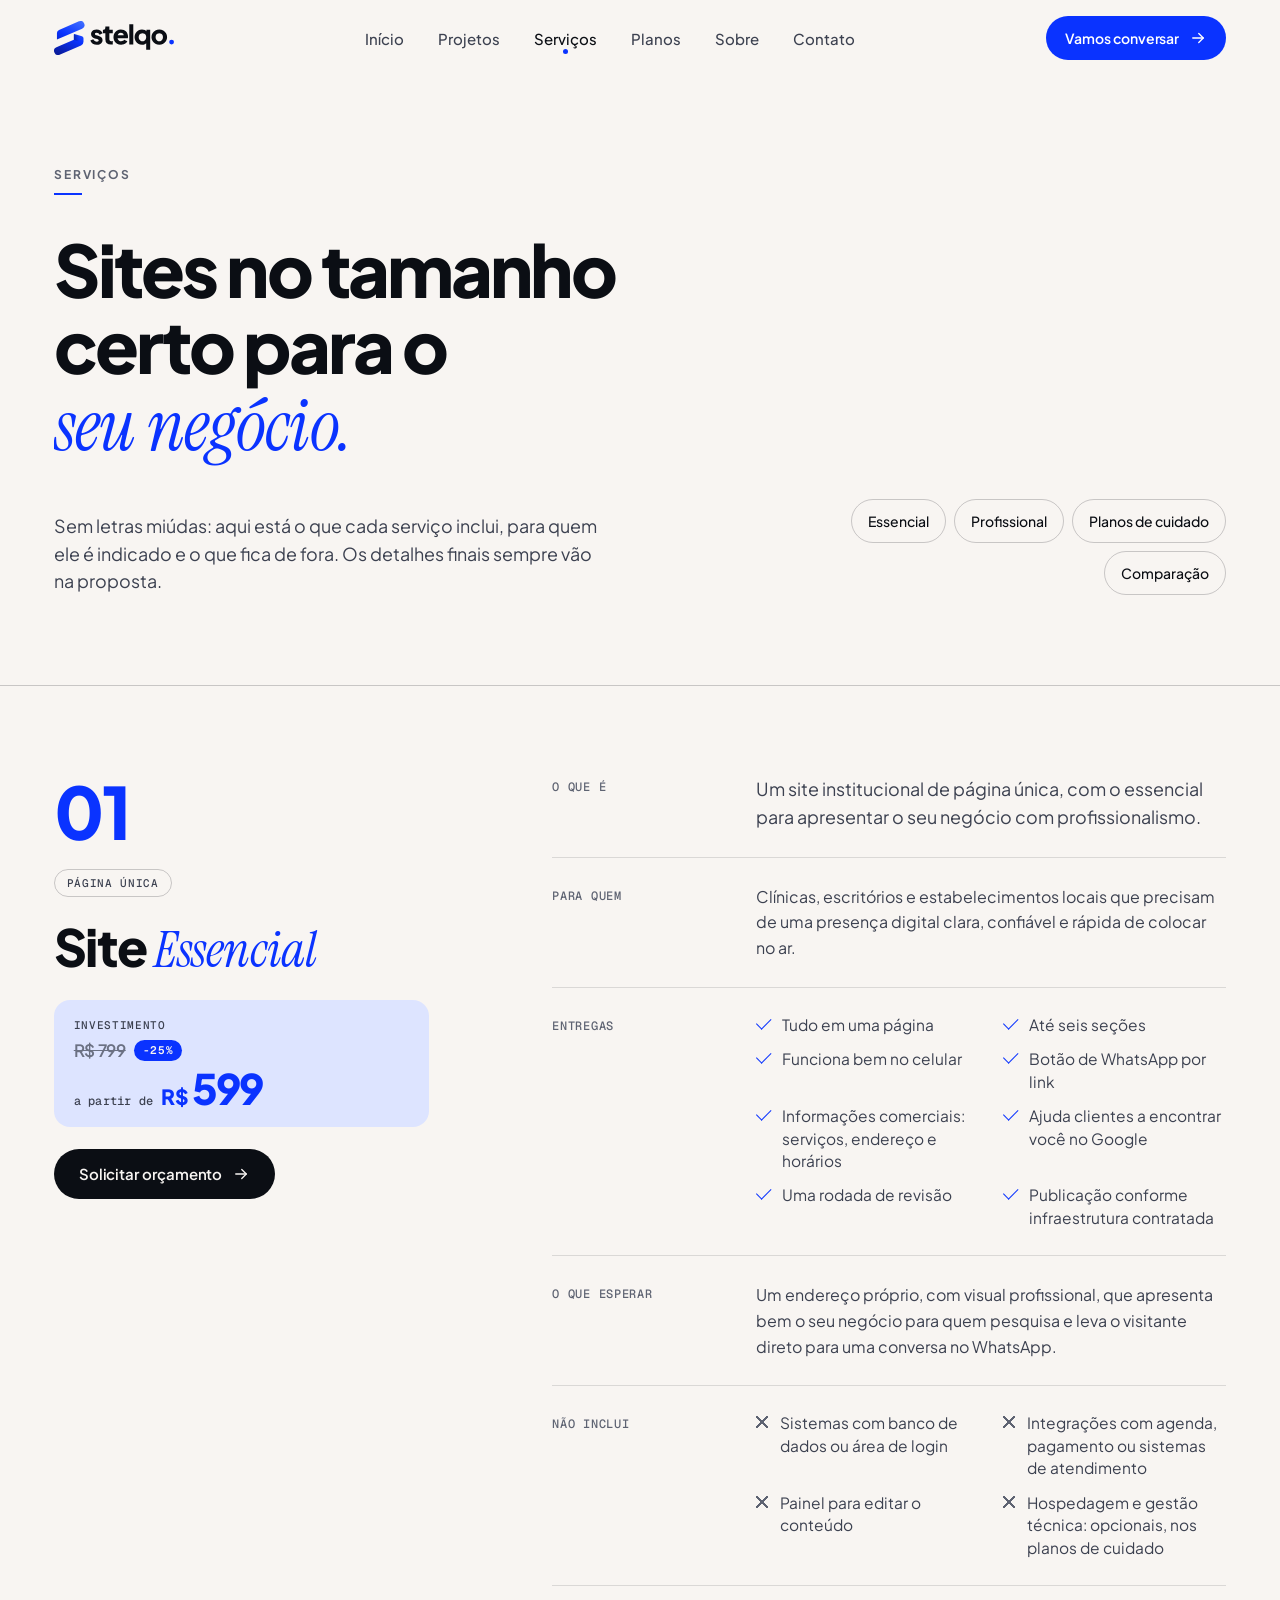
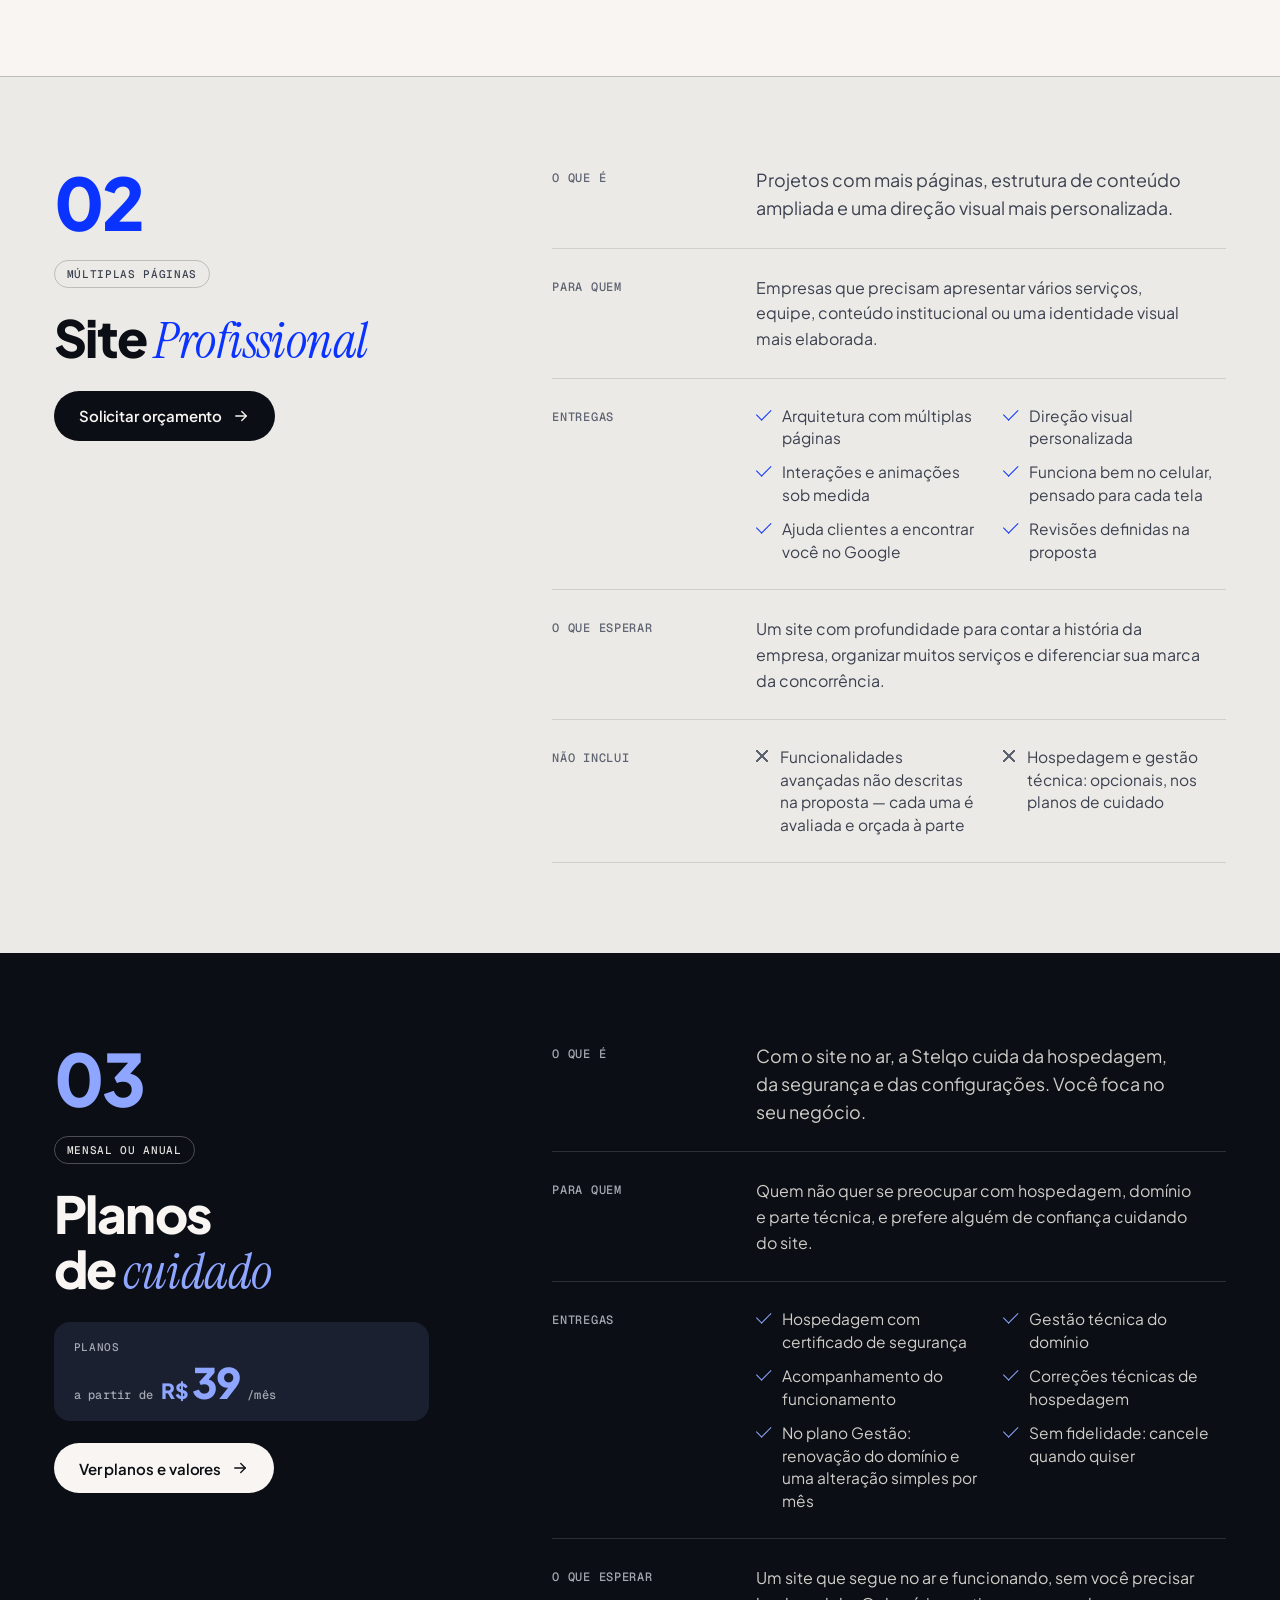
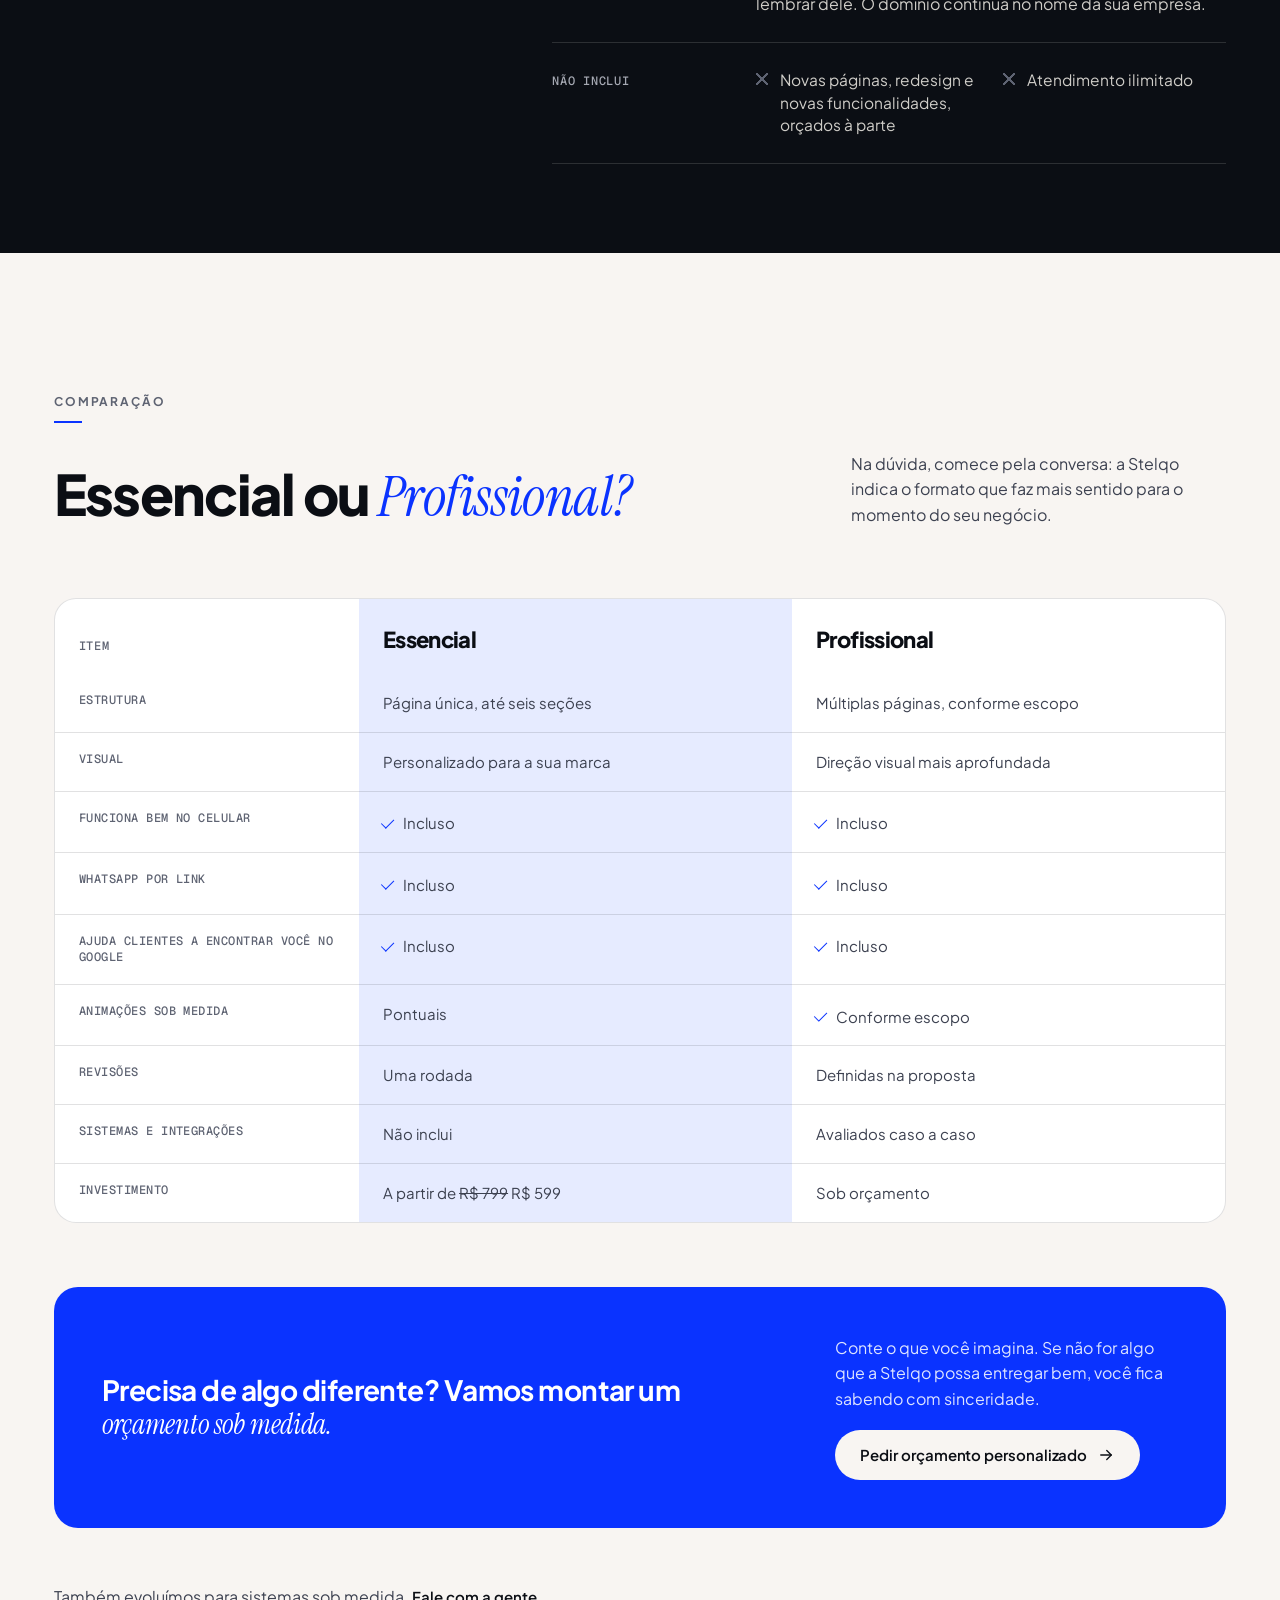
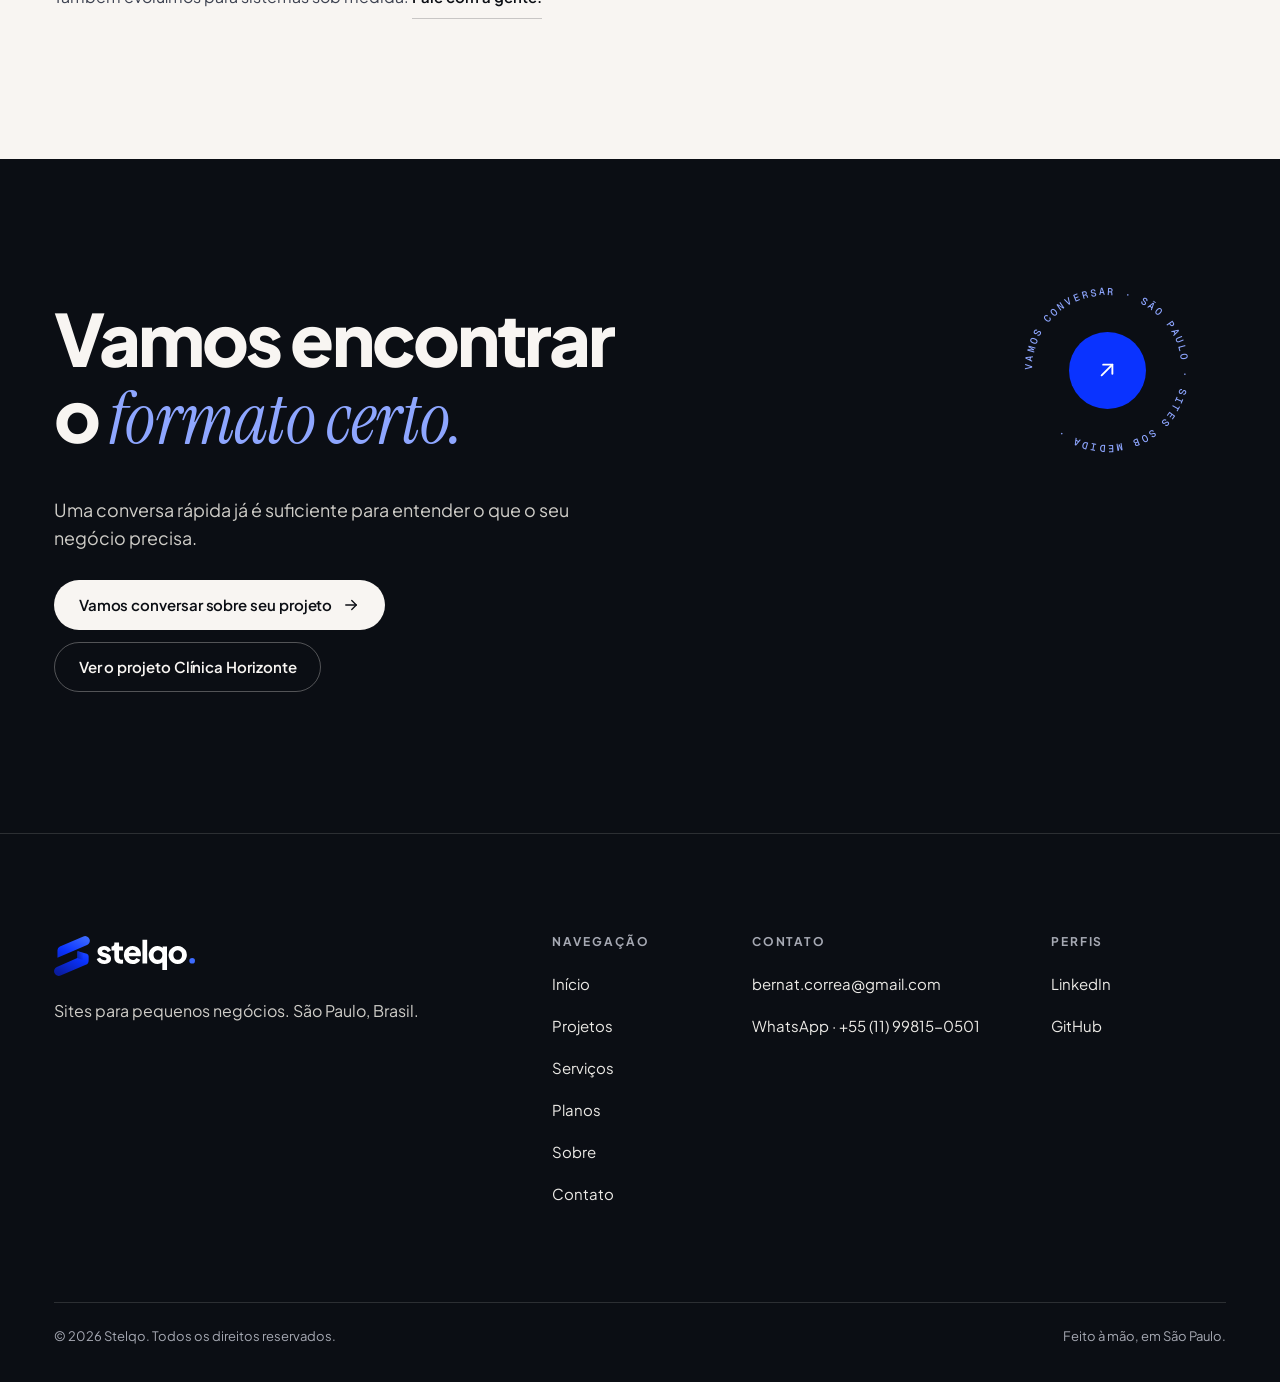
<file: servicos.html>
<!doctype html>
<html lang="pt-BR">
<head>
<meta charset="utf-8">
<meta name="viewport" content="width=device-width, initial-scale=1">
<meta name="color-scheme" content="light dark">
<title>Serviços — Stelqo</title>
<link rel="stylesheet" href="https://fonts.googleapis.com/css2?family=Plus+Jakarta+Sans:wght@400;500;600;700;800&amp;family=Instrument+Serif:ital@0;1&amp;family=Geist+Mono:wght@400;500&amp;display=swap">
<link rel="icon" type="image/svg+xml" href="assets/brand/favicon.svg">
<link rel="icon" type="image/png" sizes="32x32" href="assets/brand/favicon-32px.png">
<link rel="apple-touch-icon" href="assets/brand/favicon-180px-apple-touch.png">
<link rel="stylesheet" href="assets/css/stelqo.css">
<style>

@keyframes fadeIn{from{opacity:0;transform:translateY(12px)}to{opacity:1;transform:none}}
.ln{display:block;overflow:hidden;padding-bottom:.12em;margin-bottom:-.12em}.ln>span{display:inline-block;animation:lnIn 1.05s var(--ease) both}.ln:nth-child(2)>span{animation-delay:.12s}.ln:nth-child(3)>span{animation-delay:.22s}
@keyframes lnIn{from{transform:translateY(108%)}to{transform:none}}
.sv-hero{padding-top:clamp(48px,7vw,104px);padding-bottom:clamp(56px,7vw,96px)}
.sv-hgrid{display:grid;grid-template-columns:repeat(12,minmax(0,1fr));column-gap:24px;row-gap:36px;align-items:end}
.sv-hgrid .eyebrow{grid-column:1/-1}
.sv-hgrid h1{grid-column:1/span 10}
.sv-hgrid .lead{grid-column:1/span 6}
.jump{grid-column:8/span 5;display:flex;flex-wrap:wrap;gap:8px;justify-content:flex-end}
.jump a{display:inline-flex;align-items:center;min-height:44px;padding:0 16px;border:1px solid var(--line-2);border-radius:999px;font:500 14px/1 var(--sans);text-decoration:none;color:var(--fg);transition:background-color .2s,border-color .2s,color .2s}
.jump a:hover{background:var(--fg);border-color:var(--fg);color:var(--bg)}
.sd{border-top:1px solid var(--line-2);padding-block:clamp(56px,7vw,104px)}
.sd-grid{display:grid;grid-template-columns:repeat(12,minmax(0,1fr));column-gap:24px;row-gap:40px;align-items:start}
.sd-side{grid-column:1/span 4;position:sticky;top:110px;display:flex;flex-direction:column;align-items:flex-start;gap:22px}
.sd-n{font:800 72px/1 var(--sans);color:var(--accent);letter-spacing:-.03em}
.sd-side .h2{font-size:clamp(36px,4vw,56px)}
.sd-price{display:flex;flex-direction:column;gap:6px;padding:18px 20px;border-radius:16px;background:var(--tint);align-self:stretch}
.sd-price .mono{color:var(--fg-2);font-size:11px}
.sd-main{grid-column:6/span 7;display:flex;flex-direction:column}
.sd-row{display:grid;grid-template-columns:180px 1fr;gap:24px;padding:26px 0;border-bottom:1px solid var(--line)}
.sd-row:first-child{padding-top:0}
.sd-row>.mono{color:var(--muted);padding-top:4px}
.chk{display:grid;grid-template-columns:repeat(2,minmax(0,1fr));gap:12px 24px}
.chk li{display:flex;gap:12px;align-items:flex-start;font:400 15.5px/1.45 var(--sans);color:var(--fg-2)}
.chk li::before{content:"";flex:none;width:14px;height:8px;margin-top:6px;border-left:1.6px solid var(--accent);border-bottom:1.6px solid var(--accent);transform:rotate(-45deg) translate(2px,-1px)}
.nope li::before{width:12px;height:12px;margin-top:4px;border:0;transform:none;background:linear-gradient(45deg,transparent 45%,var(--muted) 45%,var(--muted) 55%,transparent 55%),linear-gradient(-45deg,transparent 45%,var(--muted) 45%,var(--muted) 55%,transparent 55%)}
.sd.alt{background:var(--surface-2)}
.sd.dk{background:var(--dark-bg);color:var(--paper);border-top:0}
.sd.dk .sd-row{border-color:var(--d-line)}
.sd.dk .sd-row>.mono{color:var(--d-muted)}
.sd.dk .chk li{color:#CFCDC8}
.sd.dk .chk li::before{border-color:var(--lav)}
.sd.dk .sd-n{color:var(--lav)}
.sd.dk .sd-price{background:rgba(142,166,255,.12)}
.sd.dk .sd-price .mono{color:var(--d-muted)}
@media (prefers-color-scheme: dark){ .sd.alt + .sd.dk{border-top:1px solid var(--line)} }
.cmp-box{overflow-x:auto;border:1px solid var(--line);border-radius:22px;background:var(--surface)}
.cmp{width:100%;min-width:640px;border-collapse:collapse;font:400 15px/1.45 var(--sans)}
.cmp th,.cmp td{text-align:left;padding:18px 24px;border-bottom:1px solid var(--line);vertical-align:top}
.cmp thead th{font:800 22px/1.15 var(--sans);letter-spacing:-.03em;padding-top:28px;padding-bottom:22px}
.cmp thead th:first-child{font:500 12px/1 var(--mono);letter-spacing:.06em;text-transform:uppercase;color:var(--muted);vertical-align:bottom}
.cmp tbody th{font:500 12px/1.4 var(--mono);letter-spacing:.04em;text-transform:uppercase;color:var(--muted);width:26%}
.cmp td{color:var(--fg-2);width:37%}
.cmp tr:last-child th,.cmp tr:last-child td{border-bottom:0}
.cmp .col-hi{background:rgba(142,166,255,.22)}
.yes{display:inline-flex;align-items:center;gap:8px}
.yes::before{content:"";width:12px;height:7px;border-left:1.6px solid var(--accent);border-bottom:1.6px solid var(--accent);transform:rotate(-45deg) translateY(-2px)}
.custom{margin-top:clamp(40px,5vw,64px);display:grid;grid-template-columns:repeat(12,minmax(0,1fr));column-gap:24px;row-gap:24px;align-items:center;padding:clamp(28px,4vw,48px);border-radius:24px;background:var(--blue);color:#fff}
.custom .h3{grid-column:1/span 7;color:#fff}
.custom .cu-side{grid-column:9/span 4;display:flex;flex-direction:column;gap:18px;align-items:flex-start}
.custom p.body{color:var(--gray)}
.custom .h3 em{color:#fff}
.custom :focus-visible{outline-color:#fff}
@media (max-width: 960px){
  .sv-hgrid h1,.sv-hgrid .lead,.jump{grid-column:1/-1}
  .jump{justify-content:flex-start}
  .sd-side{grid-column:1/-1;position:static}
  .sd-main{grid-column:1/-1}
  .custom .h3,.custom .cu-side{grid-column:1/-1}
}
@media (max-width: 600px){
  .sd-row{grid-template-columns:1fr;gap:12px}
  .chk{grid-template-columns:1fr}
  .sd-n{font-size:56px}
}
</style>
<style>[hidden]{display:none!important}</style>
</head>
<body>
<div class="pg">

<a class="skip" href="#conteudo">Pular para o conteúdo</a>
<header class="hdr">
  <div class="wrap hdr-in">
    <a class="logo" href="index.html" aria-label="Stelqo — página inicial"><picture><source media="(prefers-color-scheme: dark)" srcset="assets/brand/stelqo-horizontal-negativa.svg"><img src="assets/brand/stelqo-horizontal-positiva.svg" alt="Stelqo" width="120" height="34"></picture></a>
    <nav class="nav" aria-label="Navegação principal"><a href="index.html">Início</a><a href="projetos.html">Projetos</a><a href="servicos.html" aria-current="page">Serviços</a><a href="planos.html">Planos</a><a href="sobre.html">Sobre</a><a href="contato.html">Contato</a></nav>
    <a class="btn btn-blue hdr-cta mag" href="contato.html">Vamos conversar <svg class="ic arr" viewBox="0 0 24 24" aria-hidden="true"><path d="M5 12h14"></path><path d="M13 6l6 6-6 6"></path></svg></a>
    <button class="burger" type="button" aria-label="Abrir menu" aria-expanded="false" aria-controls="menu-mobile"><span></span><span></span></button>
  </div>
</header>

  <div class="mmenu" hidden id="menu-mobile">
    <nav aria-label="Navegação mobile"><a href="index.html">Início<span>01</span></a><a href="projetos.html">Projetos<span>02</span></a><a href="servicos.html" aria-current="page">Serviços<span>03</span></a><a href="planos.html">Planos<span>04</span></a><a href="sobre.html">Sobre<span>05</span></a><a href="contato.html">Contato<span>06</span></a></nav>
    <div class="mmenu-ft">
      <a class="btn btn-blue" href="https://wa.me/5511998150501?text=Ol%C3%A1%2C%20Stelqo!%20Vi%20o%20site%20e%20gostaria%20de%20conversar%20sobre%20um%20site."><svg class="ic" viewBox="0 0 24 24" aria-hidden="true"><path d="M4 20l1.3-3.9A8 8 0 1 1 8 18.8L4 20z"></path><path d="M9 9.5c0 3 2.5 5.5 5.5 5.5l1-1.6-2-1-1 1c-1-.4-2-1.4-2.4-2.4l1-1-1-2L9 9.5z"></path></svg> Conversar pelo WhatsApp</a>
      <a class="btn btn-line" href="mailto:bernat.correa@gmail.com"><svg class="ic" viewBox="0 0 24 24" aria-hidden="true"><path d="M3.5 6.5h17v11h-17z"></path><path d="M4 7l8 6 8-6"></path></svg> bernat.correa@gmail.com</a>
    </div>
  </div>


<main id="conteudo">
<section class="sv-hero" aria-labelledby="sv-t">
  <div class="wrap sv-hgrid">
    <p class="eyebrow" style="animation: fadeIn .7s var(--ease) both">Serviços</p>
    <h1 class="h-display" id="sv-t"><span class="ln"><span>Sites no tamanho</span></span><span class="ln"><span>certo para o</span></span><span class="ln"><span><em class="blue">seu negócio.</em></span></span></h1>
    <p class="lead" style="animation: fadeIn .9s .4s var(--ease) both">Sem letras miúdas: aqui está o que cada serviço inclui, para quem ele é indicado e o que fica de fora. Os detalhes finais sempre vão na proposta.</p>
    <nav class="jump" aria-label="Ir para" style="animation: fadeIn .9s .55s var(--ease) both"><a href="#essencial">Essencial</a><a href="#profissional">Profissional</a><a href="#planos">Planos de cuidado</a><a href="#comparacao">Comparação</a></nav>
  </div>
</section>

<section class="sd" id="essencial" aria-labelledby="essencial-t">
  <div class="wrap sd-grid">
    <div class="sd-side">
      <span class="sd-n" aria-hidden="true">01</span>
      <span class="tag">Página única</span>
      <h2 class="h2" id="essencial-t">Site <em>Essencial</em></h2>
      <div class="sd-price"><span class="mono">Investimento</span><span class="pr-top"><s>R$ 799</s><span class="off">-25%</span></span><span class="pr-row"><span class="from">a partir de</span><b><small>R$</small>599</b></span></div>
      <a class="btn btn-ink" href="contato.html">Solicitar orçamento <svg class="ic arr" viewBox="0 0 24 24" aria-hidden="true"><path d="M5 12h14"></path><path d="M13 6l6 6-6 6"></path></svg></a>
    </div>
    <div class="sd-main">
      <div class="sd-row rv"><span class="mono">O que é</span><p class="lead">Um site institucional de página única, com o essencial para apresentar o seu negócio com profissionalismo.</p></div>
      <div class="sd-row rv"><span class="mono">Para quem</span><p class="body">Clínicas, escritórios e estabelecimentos locais que precisam de uma presença digital clara, confiável e rápida de colocar no ar.</p></div>
      <div class="sd-row rv"><span class="mono">Entregas</span><ul class="chk"><li>Tudo em uma página</li><li>Até seis seções</li><li>Funciona bem no celular</li><li>Botão de WhatsApp por link</li><li>Informações comerciais: serviços, endereço e horários</li><li>Ajuda clientes a encontrar você no Google</li><li>Uma rodada de revisão</li><li>Publicação conforme infraestrutura contratada</li></ul></div>
      <div class="sd-row rv"><span class="mono">O que esperar</span><p class="body">Um endereço próprio, com visual profissional, que apresenta bem o seu negócio para quem pesquisa e leva o visitante direto para uma conversa no WhatsApp.</p></div>
      <div class="sd-row rv"><span class="mono">Não inclui</span><ul class="chk nope"><li>Sistemas com banco de dados ou área de login</li><li>Integrações com agenda, pagamento ou sistemas de atendimento</li><li>Painel para editar o conteúdo</li><li>Hospedagem e gestão técnica: opcionais, nos planos de cuidado</li></ul></div>
    </div>
  </div>
</section>

<section class="sd alt" id="profissional" aria-labelledby="profissional-t">
  <div class="wrap sd-grid">
    <div class="sd-side">
      <span class="sd-n" aria-hidden="true">02</span>
      <span class="tag">Múltiplas páginas</span>
      <h2 class="h2" id="profissional-t">Site <em>Profissional</em></h2>
      
      <a class="btn btn-ink" href="contato.html">Solicitar orçamento <svg class="ic arr" viewBox="0 0 24 24" aria-hidden="true"><path d="M5 12h14"></path><path d="M13 6l6 6-6 6"></path></svg></a>
    </div>
    <div class="sd-main">
      <div class="sd-row rv"><span class="mono">O que é</span><p class="lead">Projetos com mais páginas, estrutura de conteúdo ampliada e uma direção visual mais personalizada.</p></div>
      <div class="sd-row rv"><span class="mono">Para quem</span><p class="body">Empresas que precisam apresentar vários serviços, equipe, conteúdo institucional ou uma identidade visual mais elaborada.</p></div>
      <div class="sd-row rv"><span class="mono">Entregas</span><ul class="chk"><li>Arquitetura com múltiplas páginas</li><li>Direção visual personalizada</li><li>Interações e animações sob medida</li><li>Funciona bem no celular, pensado para cada tela</li><li>Ajuda clientes a encontrar você no Google</li><li>Revisões definidas na proposta</li></ul></div>
      <div class="sd-row rv"><span class="mono">O que esperar</span><p class="body">Um site com profundidade para contar a história da empresa, organizar muitos serviços e diferenciar sua marca da concorrência.</p></div>
      <div class="sd-row rv"><span class="mono">Não inclui</span><ul class="chk nope"><li>Funcionalidades avançadas não descritas na proposta — cada uma é avaliada e orçada à parte</li><li>Hospedagem e gestão técnica: opcionais, nos planos de cuidado</li></ul></div>
    </div>
  </div>
</section>

<section class="sd dk dark" id="planos" aria-labelledby="planos-t">
  <div class="wrap sd-grid">
    <div class="sd-side">
      <span class="sd-n" aria-hidden="true">03</span>
      <span class="tag">Mensal ou anual</span>
      <h2 class="h2" id="planos-t">Planos de <em class="lav">cuidado</em></h2>
      <div class="sd-price"><span class="mono">Planos</span><span class="pr-row"><span class="from">a partir de</span><b><small>R$</small>39</b><span class="from">/mês</span></span></div>
      <a class="btn btn-paper" href="planos.html">Ver planos e valores <svg class="ic arr" viewBox="0 0 24 24" aria-hidden="true"><path d="M5 12h14"></path><path d="M13 6l6 6-6 6"></path></svg></a>
    </div>
    <div class="sd-main">
      <div class="sd-row rv"><span class="mono">O que é</span><p class="lead">Com o site no ar, a Stelqo cuida da hospedagem, da segurança e das configurações. Você foca no seu negócio.</p></div>
      <div class="sd-row rv"><span class="mono">Para quem</span><p class="body">Quem não quer se preocupar com hospedagem, domínio e parte técnica, e prefere alguém de confiança cuidando do site.</p></div>
      <div class="sd-row rv"><span class="mono">Entregas</span><ul class="chk"><li>Hospedagem com certificado de segurança</li><li>Gestão técnica do domínio</li><li>Acompanhamento do funcionamento</li><li>Correções técnicas de hospedagem</li><li>No plano Gestão: renovação do domínio e uma alteração simples por mês</li><li>Sem fidelidade: cancele quando quiser</li></ul></div>
      <div class="sd-row rv"><span class="mono">O que esperar</span><p class="body">Um site que segue no ar e funcionando, sem você precisar lembrar dele. O domínio continua no nome da sua empresa.</p></div>
      <div class="sd-row rv"><span class="mono">Não inclui</span><ul class="chk nope"><li>Novas páginas, redesign e novas funcionalidades, orçados à parte</li><li>Atendimento ilimitado</li></ul></div>
    </div>
  </div>
</section>

<section class="sec" id="comparacao" aria-labelledby="cp-t">
  <div class="wrap">
    <div class="sec-hd">
      <p class="eyebrow">Comparação</p>
      <h2 class="h2 rv" id="cp-t">Essencial ou <em>Profissional?</em></h2>
      <div class="side rv-2"><p class="body">Na dúvida, comece pela conversa: a Stelqo indica o formato que faz mais sentido para o momento do seu negócio.</p></div>
    </div>
    <div class="cmp-box rv" role="region" aria-label="Tabela comparativa, role horizontalmente no celular" tabindex="0">
      <table class="cmp">
        <thead><tr><th scope="col">Item</th><th scope="col" class="col-hi">Essencial</th><th scope="col">Profissional</th></tr></thead>
        <tbody>
          <tr><th scope="row">Estrutura</th><td class="col-hi">Página única, até seis seções</td><td>Múltiplas páginas, conforme escopo</td></tr>
          <tr><th scope="row">Visual</th><td class="col-hi">Personalizado para a sua marca</td><td>Direção visual mais aprofundada</td></tr>
          <tr><th scope="row">Funciona bem no celular</th><td class="col-hi"><span class="yes">Incluso</span></td><td><span class="yes">Incluso</span></td></tr>
          <tr><th scope="row">WhatsApp por link</th><td class="col-hi"><span class="yes">Incluso</span></td><td><span class="yes">Incluso</span></td></tr>
          <tr><th scope="row">Ajuda clientes a encontrar você no Google</th><td class="col-hi"><span class="yes">Incluso</span></td><td><span class="yes">Incluso</span></td></tr>
          <tr><th scope="row">Animações sob medida</th><td class="col-hi">Pontuais</td><td><span class="yes">Conforme escopo</span></td></tr>
          <tr><th scope="row">Revisões</th><td class="col-hi">Uma rodada</td><td>Definidas na proposta</td></tr>
          <tr><th scope="row">Sistemas e integrações</th><td class="col-hi">Não inclui</td><td>Avaliados caso a caso</td></tr>
          <tr><th scope="row">Investimento</th><td class="col-hi">A partir de <s>R$ 799</s> R$ 599</td><td>Sob orçamento</td></tr>
        </tbody>
      </table>
    </div>
    <div class="custom rv">
      <p class="h3">Precisa de algo diferente? Vamos montar um <em>orçamento sob medida.</em></p>
      <div class="cu-side">
        <p class="body">Conte o que você imagina. Se não for algo que a Stelqo possa entregar bem, você fica sabendo com sinceridade.</p>
        <a class="btn btn-paper mag" href="contato.html">Pedir orçamento personalizado <svg class="ic arr" viewBox="0 0 24 24" aria-hidden="true"><path d="M5 12h14"></path><path d="M13 6l6 6-6 6"></path></svg></a>
      </div>
    </div>
    <p class="body rv" style="margin-top: clamp(32px, 4vw, 48px)">Também evoluímos para sistemas sob medida. <a class="tlink" href="contato.html">Fale com a gente.</a></p>
  </div>
</section>
</main>

<section class="dark cta-band sec" aria-labelledby="cta-t">
  <div class="ring" aria-hidden="true">
    <svg viewBox="0 0 200 200"><defs><path id="ringp" d="M100,100 m-78,0 a78,78 0 1,1 156,0 a78,78 0 1,1 -156,0"></path></defs><text><textPath href="#ringp">Vamos conversar · São Paulo · Sites sob medida ·</textPath></text></svg>
    <span class="core"><svg class="ic arr" viewBox="0 0 24 24" aria-hidden="true"><path d="M5 12h14"></path><path d="M13 6l6 6-6 6"></path></svg></span>
  </div>
  <div class="wrap cta-grid">
    <h2 class="h-display rv" id="cta-t">Vamos encontrar o <em class="lav">formato certo.</em></h2>
    <div class="cta-side rv-2">
      <p class="lead">Uma conversa rápida já é suficiente para entender o que o seu negócio precisa.</p>
      <div class="cta-btns">
        <a class="btn btn-paper mag" href="contato.html">Vamos conversar sobre seu projeto <svg class="ic arr" viewBox="0 0 24 24" aria-hidden="true"><path d="M5 12h14"></path><path d="M13 6l6 6-6 6"></path></svg></a>
        <a class="btn btn-line" href="clinica-horizonte.html">Ver o projeto Clínica Horizonte</a>
      </div>
    </div>
  </div>
</section>

<footer class="dark ftr">
  <div class="wrap">
    <div class="ftr-top">
      <div class="ftr-brand">
        <a class="ftr-logo" href="index.html" aria-label="Stelqo — página inicial"><img src="assets/brand/stelqo-horizontal-negativa.svg" alt="Stelqo" width="142" height="40"></a>
        <p class="body" style="max-width: 26em">Sites para pequenos negócios. São Paulo, Brasil.</p>
      </div>
      <div class="ftr-col"><h3>Navegação</h3><a href="index.html">Início</a><a href="projetos.html">Projetos</a><a href="servicos.html">Serviços</a><a href="planos.html">Planos</a><a href="sobre.html">Sobre</a><a href="contato.html">Contato</a></div>
      <div class="ftr-col"><h3>Contato</h3><a href="mailto:bernat.correa@gmail.com">bernat.correa@gmail.com</a><a href="https://wa.me/5511998150501?text=Ol%C3%A1%2C%20Stelqo!%20Vi%20o%20site%20e%20gostaria%20de%20conversar%20sobre%20um%20site.">WhatsApp · +55 (11) 99815-0501</a></div>
      <div class="ftr-col"><h3>Perfis</h3><a href="https://www.linkedin.com/in/bernardo-corr%C3%AAa/">LinkedIn</a><a href="https://github.com/becorrea">GitHub</a></div>
    </div>
    <div class="ftr-bot"><span>© 2026 Stelqo. Todos os direitos reservados.</span><span>Feito à mão, em São Paulo.</span></div>
  </div>
</footer>

</div>
<script src="assets/js/site.js" defer></script>
</body>
</html>
</file>
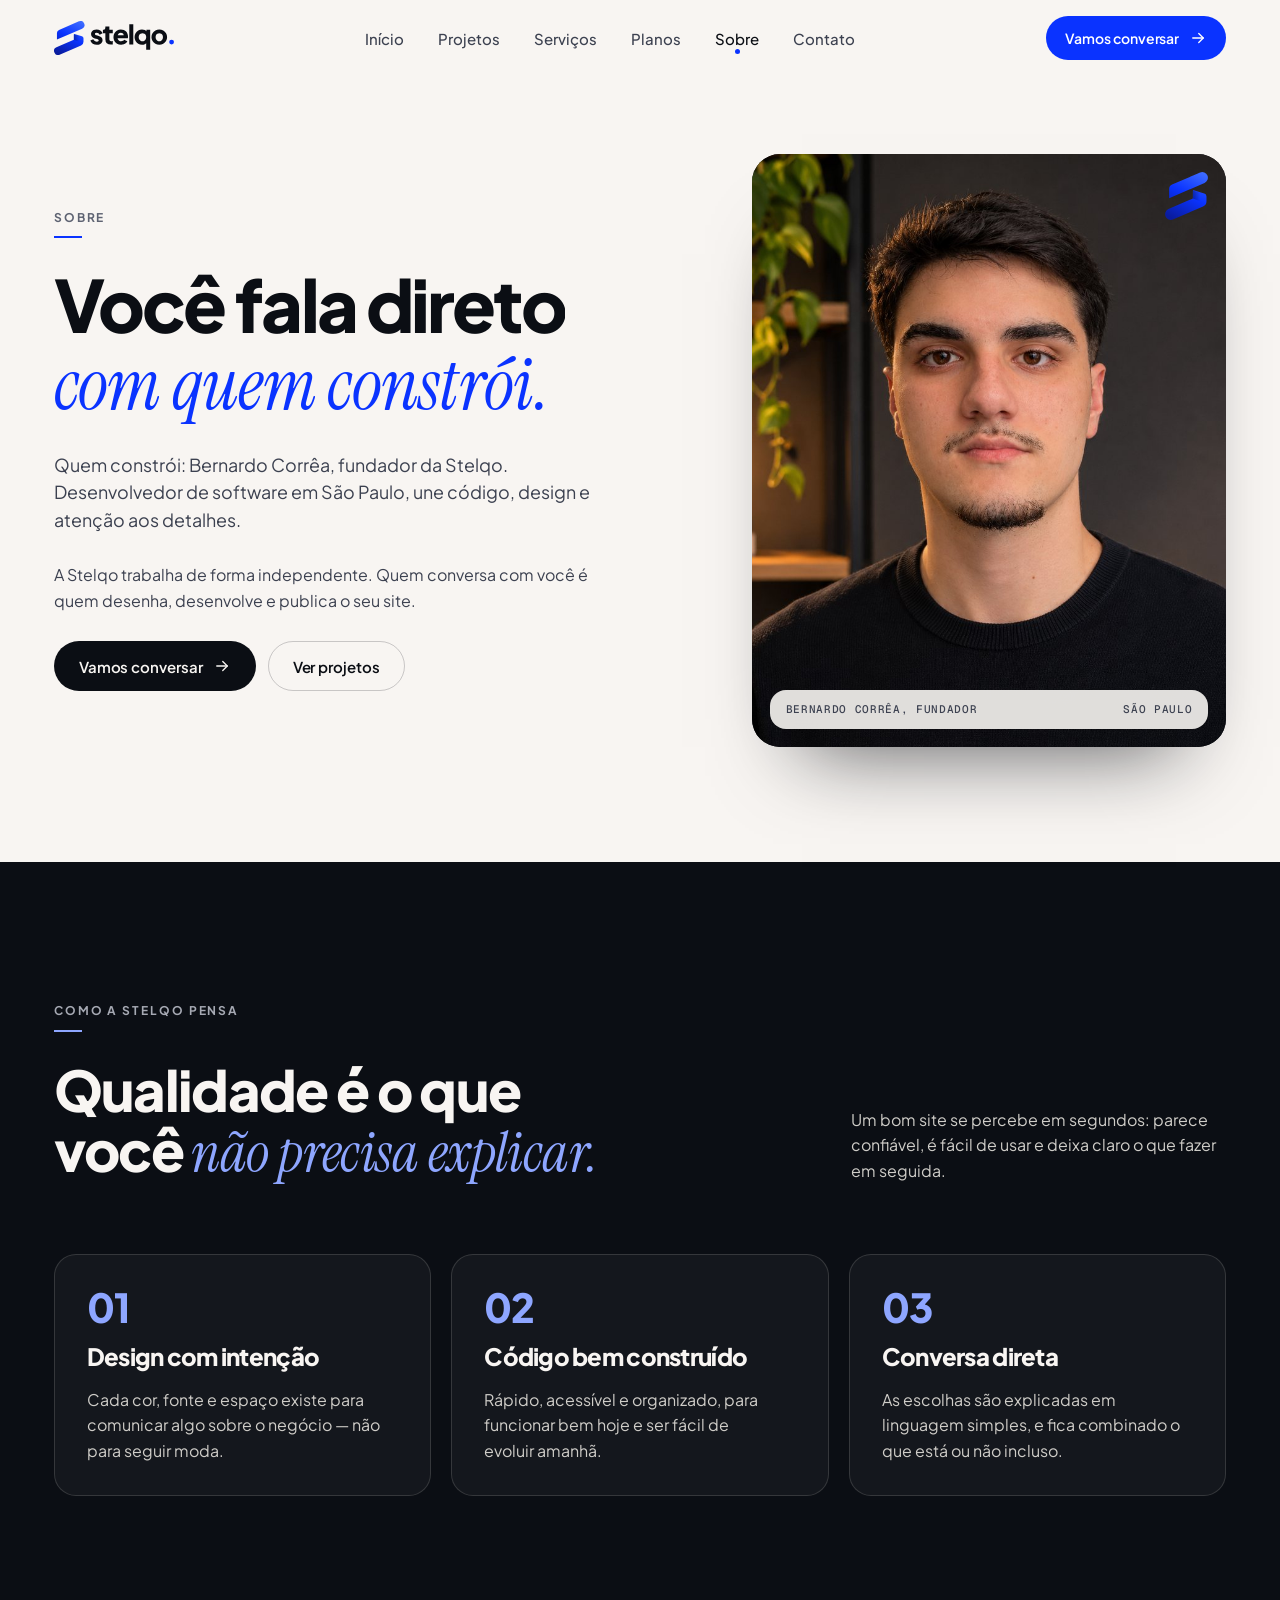
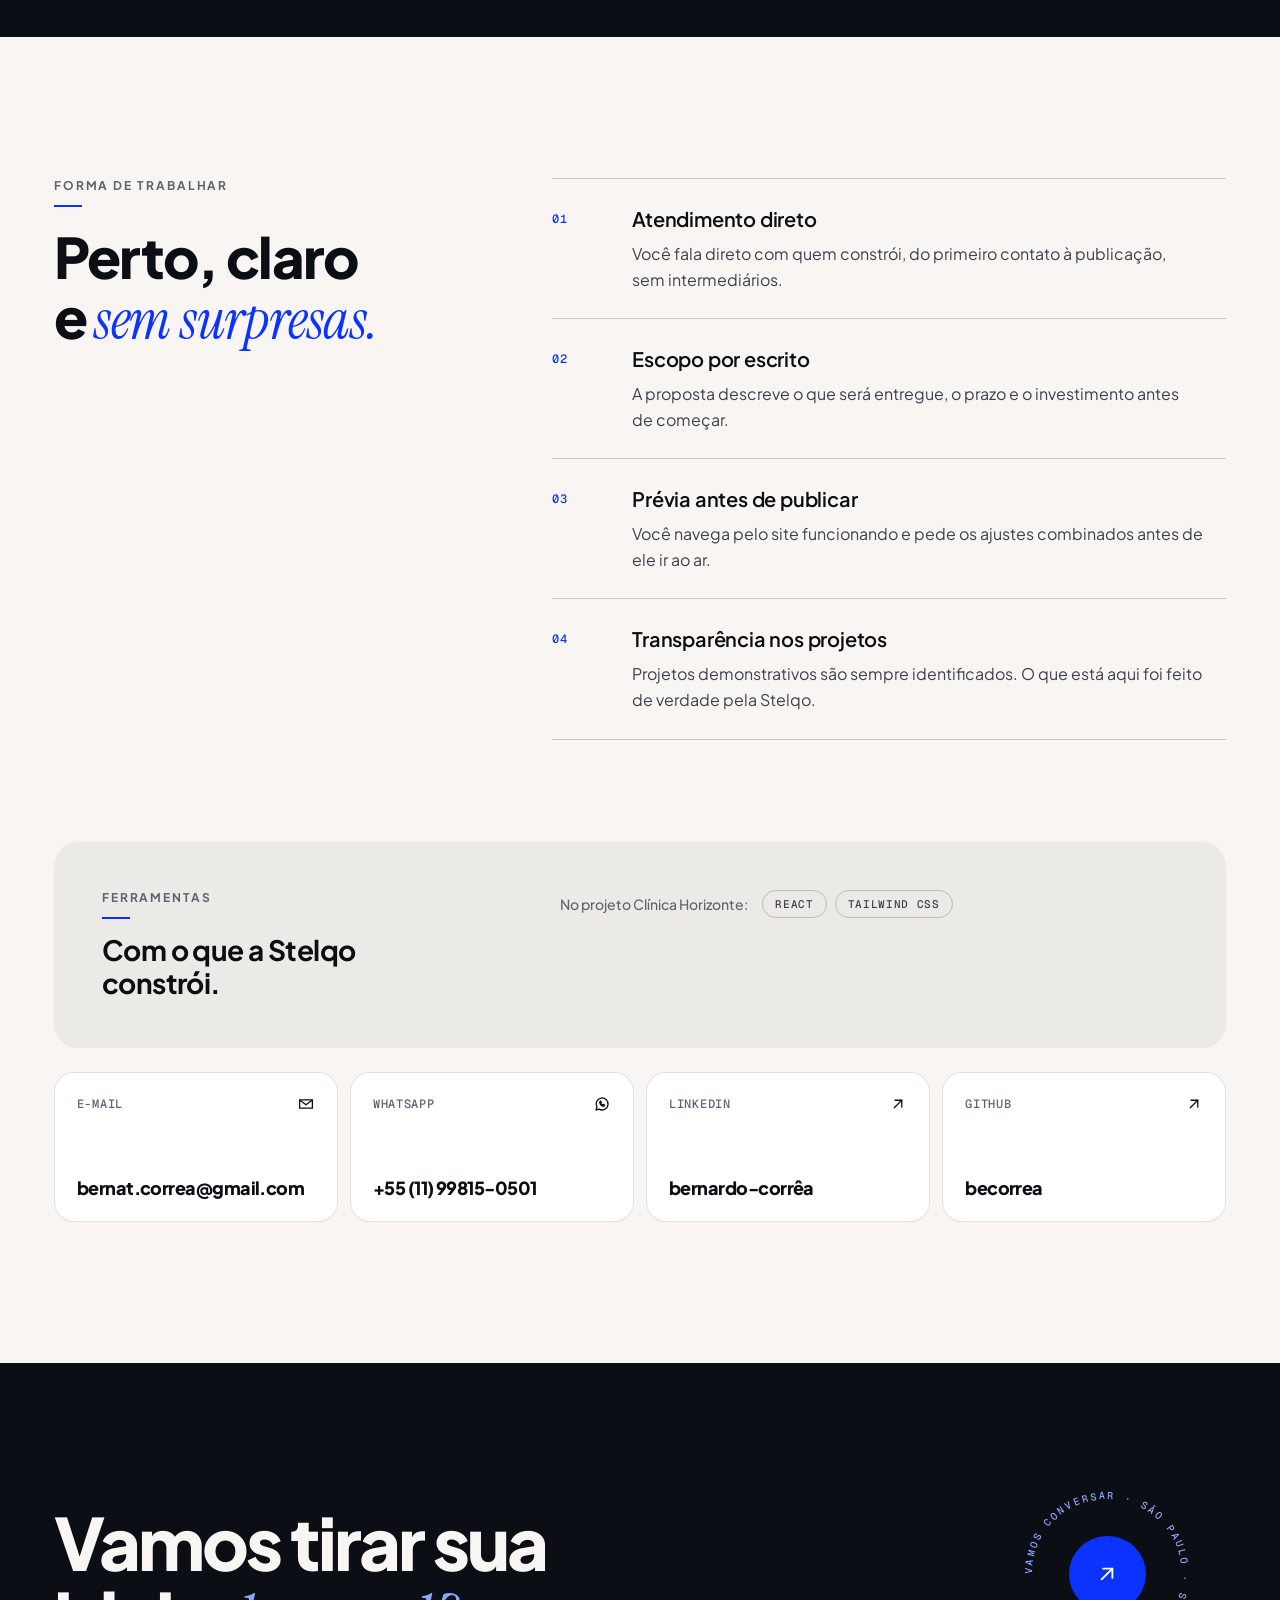
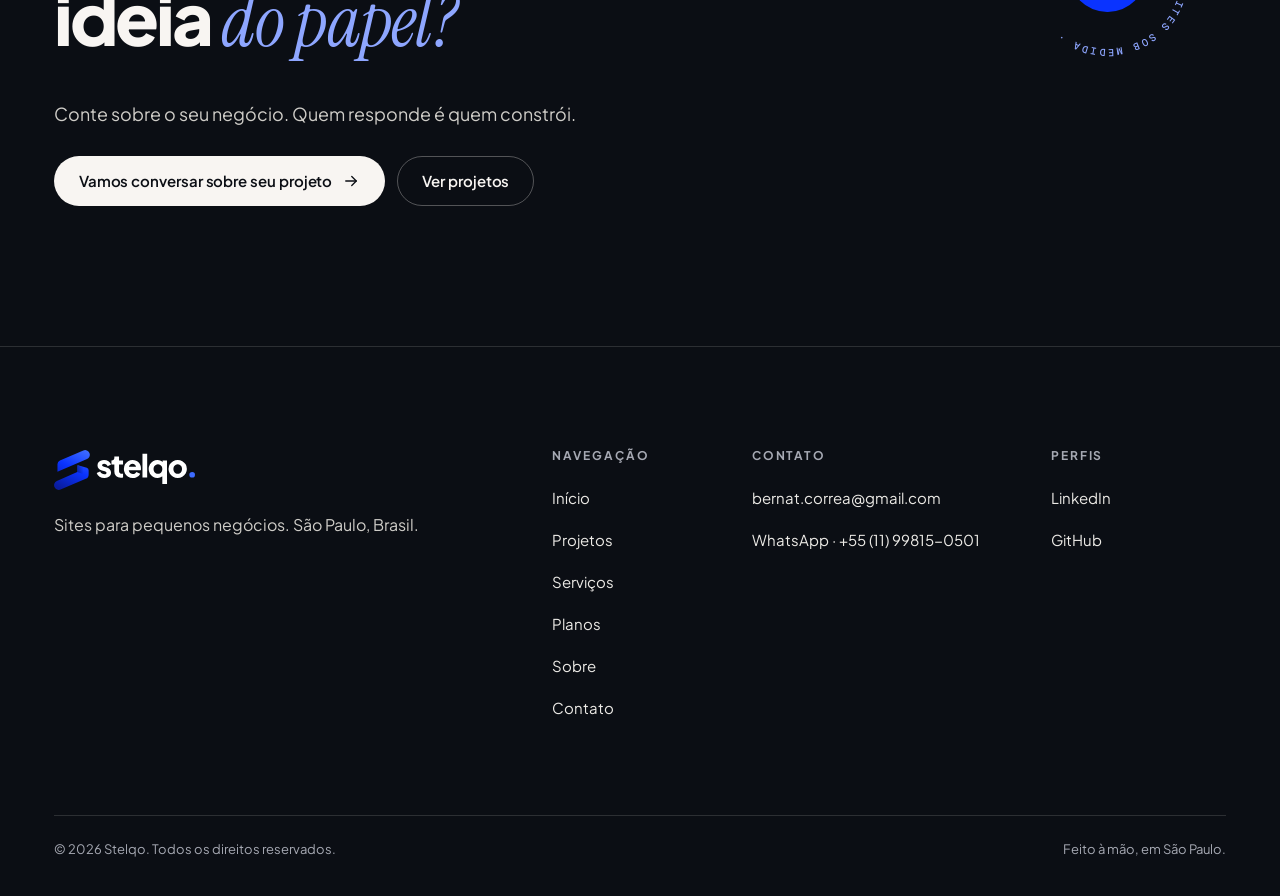
<file: sobre.html>
<!doctype html>
<html lang="pt-BR">
<head>
<meta charset="utf-8">
<meta name="viewport" content="width=device-width, initial-scale=1">
<meta name="color-scheme" content="light dark">
<title>Sobre — Stelqo</title>
<link rel="stylesheet" href="https://fonts.googleapis.com/css2?family=Plus+Jakarta+Sans:wght@400;500;600;700;800&amp;family=Instrument+Serif:ital@0;1&amp;family=Geist+Mono:wght@400;500&amp;display=swap">
<link rel="icon" type="image/svg+xml" href="assets/brand/favicon.svg">
<link rel="icon" type="image/png" sizes="32x32" href="assets/brand/favicon-32px.png">
<link rel="apple-touch-icon" href="assets/brand/favicon-180px-apple-touch.png">
<link rel="stylesheet" href="assets/css/stelqo.css">
<style>

@keyframes fadeIn{from{opacity:0;transform:translateY(12px)}to{opacity:1;transform:none}}
@keyframes winIn{from{opacity:0;translate:0 56px}to{opacity:1;translate:0 0}}
.ln{display:block;overflow:hidden;padding-bottom:.12em;margin-bottom:-.12em}.ln>span{display:inline-block;animation:lnIn 1.05s var(--ease) both}.ln:nth-child(2)>span{animation-delay:.12s}
@keyframes lnIn{from{transform:translateY(108%)}to{transform:none}}
.so-hero{padding-top:clamp(40px,6vw,88px);padding-bottom:clamp(72px,9vw,140px)}
.so-grid{display:grid;grid-template-columns:repeat(12,minmax(0,1fr));column-gap:24px;row-gap:48px;align-items:center}
.so-copy{grid-column:1/span 6;display:flex;flex-direction:column;align-items:flex-start;gap:28px}
.so-fig{grid-column:8/span 5;margin:0;perspective:1200px;--mx:0;--my:0;animation:winIn 1.1s .3s var(--ease) both}
.so-card{position:relative;border-radius:28px;overflow:hidden;aspect-ratio:4/5;background:var(--ink);transform:rotateY(calc(var(--mx) * 5deg)) rotateX(calc(var(--my) * -5deg));transition:transform .8s var(--ease);box-shadow:0 50px 80px -50px rgba(11,14,20,.7)}
.so-card img{width:100%;height:100%;object-fit:cover;object-position:50% 28%}
.so-badge{position:absolute;left:18px;bottom:18px;right:18px;display:flex;justify-content:space-between;align-items:center;gap:12px;padding:12px 16px;border-radius:16px;background:rgba(248,245,242,.9);backdrop-filter:blur(10px);-webkit-backdrop-filter:blur(10px);color:var(--ink)}
.so-badge .mono{font-size:11px;color:var(--ink-2)}
.so-stamp{position:absolute;top:18px;right:18px}
.so-stamp img{height:48px;width:auto}
.vis{display:grid;grid-template-columns:repeat(3,minmax(0,1fr));gap:20px}
.vis article{display:flex;flex-direction:column;gap:16px;padding:32px;border-radius:22px;border:1px solid var(--d-line);background:rgba(248,245,242,.04);transition:transform .35s var(--ease),border-color .35s}
.vis article:hover{transform:translateY(-5px);border-color:rgba(142,166,255,.45)}
.vis .n{font:800 40px/1 var(--sans);letter-spacing:-.03em;color:var(--lav)}
.vis h3{font:800 24px/1.15 var(--sans);letter-spacing:-.03em}
.way{display:grid;grid-template-columns:repeat(12,minmax(0,1fr));column-gap:24px;row-gap:32px}
.way .lbl{grid-column:1/span 4;display:flex;flex-direction:column;gap:20px}
.way ol{grid-column:6/span 7;margin:0;padding:0;list-style:none;border-top:1px solid var(--line-2)}
.way li{display:grid;grid-template-columns:60px 1fr;gap:20px;padding:26px 0;border-bottom:1px solid var(--line-2)}
.way li .mono{color:var(--accent);padding-top:6px}
.way li div{display:flex;flex-direction:column;gap:8px}
.kit{display:grid;grid-template-columns:repeat(12,minmax(0,1fr));column-gap:24px;row-gap:24px;padding:clamp(28px,4vw,48px);border-radius:24px;background:var(--surface-2)}
.kit .lbl{grid-column:1/span 4;display:flex;flex-direction:column;gap:14px}
.kit .tools{grid-column:6/span 7;display:flex;flex-direction:column;gap:18px}
.kit .row{display:flex;flex-wrap:wrap;gap:8px;align-items:center}
.links{display:grid;grid-template-columns:repeat(4,minmax(0,1fr));gap:12px;margin-top:24px}
.links a{display:flex;flex-direction:column;justify-content:space-between;gap:28px;min-height:150px;padding:22px;border:1px solid var(--line);border-radius:20px;text-decoration:none;color:var(--fg);background:var(--surface);transition:transform .3s var(--ease),border-color .3s,background-color .3s}
.links a:hover{transform:translateY(-4px);border-color:var(--fg);color:var(--fg)}
.links a .mono{color:var(--muted)}
.links a b{font:800 18px/1.2 var(--sans);letter-spacing:-.03em;word-break:break-word}
.links a .top{display:flex;justify-content:space-between;align-items:center}
@media (max-width: 960px){
  .so-copy,.so-fig{grid-column:1/-1}
  .so-fig{max-width:520px}
  .vis{grid-template-columns:1fr}
  .way .lbl,.way ol{grid-column:1/-1}
  .kit .lbl,.kit .tools{grid-column:1/-1}
  .links{grid-template-columns:repeat(2,minmax(0,1fr))}
}
@media (max-width: 600px){
  .links{grid-template-columns:1fr}
  .links a{min-height:110px}
}
</style>
<style>[hidden]{display:none!important}</style>
</head>
<body>
<div class="pg">

<a class="skip" href="#conteudo">Pular para o conteúdo</a>
<header class="hdr">
  <div class="wrap hdr-in">
    <a class="logo" href="index.html" aria-label="Stelqo — página inicial"><picture><source media="(prefers-color-scheme: dark)" srcset="assets/brand/stelqo-horizontal-negativa.svg"><img src="assets/brand/stelqo-horizontal-positiva.svg" alt="Stelqo" width="120" height="34"></picture></a>
    <nav class="nav" aria-label="Navegação principal"><a href="index.html">Início</a><a href="projetos.html">Projetos</a><a href="servicos.html">Serviços</a><a href="planos.html">Planos</a><a href="sobre.html" aria-current="page">Sobre</a><a href="contato.html">Contato</a></nav>
    <a class="btn btn-blue hdr-cta mag" href="contato.html">Vamos conversar <svg class="ic arr" viewBox="0 0 24 24" aria-hidden="true"><path d="M5 12h14"></path><path d="M13 6l6 6-6 6"></path></svg></a>
    <button class="burger" type="button" aria-label="Abrir menu" aria-expanded="false" aria-controls="menu-mobile"><span></span><span></span></button>
  </div>
</header>

  <div class="mmenu" hidden id="menu-mobile">
    <nav aria-label="Navegação mobile"><a href="index.html">Início<span>01</span></a><a href="projetos.html">Projetos<span>02</span></a><a href="servicos.html">Serviços<span>03</span></a><a href="planos.html">Planos<span>04</span></a><a href="sobre.html" aria-current="page">Sobre<span>05</span></a><a href="contato.html">Contato<span>06</span></a></nav>
    <div class="mmenu-ft">
      <a class="btn btn-blue" href="https://wa.me/5511998150501?text=Ol%C3%A1%2C%20Stelqo!%20Vi%20o%20site%20e%20gostaria%20de%20conversar%20sobre%20um%20site."><svg class="ic" viewBox="0 0 24 24" aria-hidden="true"><path d="M4 20l1.3-3.9A8 8 0 1 1 8 18.8L4 20z"></path><path d="M9 9.5c0 3 2.5 5.5 5.5 5.5l1-1.6-2-1-1 1c-1-.4-2-1.4-2.4-2.4l1-1-1-2L9 9.5z"></path></svg> Conversar pelo WhatsApp</a>
      <a class="btn btn-line" href="mailto:bernat.correa@gmail.com"><svg class="ic" viewBox="0 0 24 24" aria-hidden="true"><path d="M3.5 6.5h17v11h-17z"></path><path d="M4 7l8 6 8-6"></path></svg> bernat.correa@gmail.com</a>
    </div>
  </div>


<main id="conteudo">
<section class="so-hero" aria-labelledby="so-t">
  <div class="wrap so-grid">
    <div class="so-copy">
      <p class="eyebrow" style="animation: fadeIn .7s var(--ease) both">Sobre</p>
      <h1 class="h-display" id="so-t"><span class="ln"><span>Você fala direto</span></span><span class="ln"><span><em class="blue">com quem constrói.</em></span></span></h1>
      <p class="lead" style="animation: fadeIn .9s .4s var(--ease) both">Quem constrói: Bernardo Corrêa, fundador da Stelqo. Desenvolvedor de software em São Paulo, une código, design e atenção aos detalhes.</p>
      <p class="body" style="animation: fadeIn .9s .5s var(--ease) both; max-width: 34em">A Stelqo trabalha de forma independente. Quem conversa com você é quem desenha, desenvolve e publica o seu site.</p>
      <div class="cta-btns" style="animation: fadeIn .9s .6s var(--ease) both">
        <a class="btn btn-ink mag" href="contato.html">Vamos conversar <svg class="ic arr" viewBox="0 0 24 24" aria-hidden="true"><path d="M5 12h14"></path><path d="M13 6l6 6-6 6"></path></svg></a>
        <a class="btn btn-line" href="projetos.html">Ver projetos</a>
      </div>
    </div>
    <figure class="so-fig" data-tilt>
      <div class="so-card">
        <img src="assets/img/bernardo-retrato.jpg" alt="Retrato de Bernardo Corrêa, de camiseta preta, em um ambiente com estante, planta e luz quente ao fundo">
        <span class="so-stamp" aria-hidden="true"><img src="assets/brand/stelqo-simbolo.svg" alt="" width="43" height="48"></span>
        <span class="so-badge"><span class="mono">Bernardo Corrêa, fundador</span><span class="mono">São Paulo</span></span>
      </div>
    </figure>
  </div>
</section>

<section class="dark sec" aria-labelledby="vs-t">
  <div class="wrap">
    <div class="sec-hd">
      <p class="eyebrow">Como a Stelqo pensa</p>
      <h2 class="h2 rv" id="vs-t">Qualidade é o que você <em class="lav">não precisa explicar.</em></h2>
      <div class="side rv-2"><p class="body">Um bom site se percebe em segundos: parece confiável, é fácil de usar e deixa claro o que fazer em seguida.</p></div>
    </div>
    <div class="vis">
      <article class="rv"><span class="n">01</span><h3>Design com intenção</h3><p class="body">Cada cor, fonte e espaço existe para comunicar algo sobre o negócio — não para seguir moda.</p></article>
      <article class="rv"><span class="n">02</span><h3>Código bem construído</h3><p class="body">Rápido, acessível e organizado, para funcionar bem hoje e ser fácil de evoluir amanhã.</p></article>
      <article class="rv"><span class="n">03</span><h3>Conversa direta</h3><p class="body">As escolhas são explicadas em linguagem simples, e fica combinado o que está ou não incluso.</p></article>
    </div>
  </div>
</section>

<section class="sec" aria-labelledby="wy-t">
  <div class="wrap">
    <div class="way" style="margin-bottom: clamp(72px, 8vw, 128px)">
      <div class="lbl"><p class="eyebrow">Forma de trabalhar</p><h2 class="h2 rv" id="wy-t">Perto, claro e <em>sem surpresas.</em></h2></div>
      <ol>
        <li class="rv"><span class="mono">01</span><div><h3 class="h4">Atendimento direto</h3><p class="body">Você fala direto com quem constrói, do primeiro contato à publicação, sem intermediários.</p></div></li>
        <li class="rv"><span class="mono">02</span><div><h3 class="h4">Escopo por escrito</h3><p class="body">A proposta descreve o que será entregue, o prazo e o investimento antes de começar.</p></div></li>
        <li class="rv"><span class="mono">03</span><div><h3 class="h4">Prévia antes de publicar</h3><p class="body">Você navega pelo site funcionando e pede os ajustes combinados antes de ele ir ao ar.</p></div></li>
        <li class="rv"><span class="mono">04</span><div><h3 class="h4">Transparência nos projetos</h3><p class="body">Projetos demonstrativos são sempre identificados. O que está aqui foi feito de verdade pela Stelqo.</p></div></li>
      </ol>
    </div>

    <div class="kit rv">
      <div class="lbl"><p class="eyebrow">Ferramentas</p><h2 class="h3">Com o que a Stelqo constrói.</h2></div>
      <div class="tools">
        <div class="row"><span class="small" style="margin-right: 6px">No projeto Clínica Horizonte:</span><span class="tag">React</span><span class="tag">Tailwind CSS</span></div>
      </div>
    </div>

    <div class="links rv">
      <a href="mailto:bernat.correa@gmail.com"><span class="top"><span class="mono">E-mail</span><svg class="ic" viewBox="0 0 24 24" aria-hidden="true"><path d="M3.5 6.5h17v11h-17z"></path><path d="M4 7l8 6 8-6"></path></svg></span><b>bernat.correa@gmail.com</b></a>
      <a href="https://wa.me/5511998150501?text=Ol%C3%A1%2C%20Stelqo!%20Vi%20o%20site%20e%20gostaria%20de%20conversar%20sobre%20um%20site."><span class="top"><span class="mono">WhatsApp</span><svg class="ic" viewBox="0 0 24 24" aria-hidden="true"><path d="M4 20l1.3-3.9A8 8 0 1 1 8 18.8L4 20z"></path><path d="M9 9.5c0 3 2.5 5.5 5.5 5.5l1-1.6-2-1-1 1c-1-.4-2-1.4-2.4-2.4l1-1-1-2L9 9.5z"></path></svg></span><b>+55 (11) 99815-0501</b></a>
      <a href="https://www.linkedin.com/in/bernardo-corr%C3%AAa/"><span class="top"><span class="mono">LinkedIn</span><svg class="ic arr" viewBox="0 0 24 24" aria-hidden="true"><path d="M7 17L17 7"></path><path d="M8 7h9v9"></path></svg></span><b>bernardo-corrêa</b></a>
      <a href="https://github.com/becorrea"><span class="top"><span class="mono">GitHub</span><svg class="ic arr" viewBox="0 0 24 24" aria-hidden="true"><path d="M7 17L17 7"></path><path d="M8 7h9v9"></path></svg></span><b>becorrea</b></a>
    </div>
  </div>
</section>
</main>

<section class="dark cta-band sec" aria-labelledby="cta-t">
  <div class="ring" aria-hidden="true">
    <svg viewBox="0 0 200 200"><defs><path id="ringp" d="M100,100 m-78,0 a78,78 0 1,1 156,0 a78,78 0 1,1 -156,0"></path></defs><text><textPath href="#ringp">Vamos conversar · São Paulo · Sites sob medida ·</textPath></text></svg>
    <span class="core"><svg class="ic arr" viewBox="0 0 24 24" aria-hidden="true"><path d="M5 12h14"></path><path d="M13 6l6 6-6 6"></path></svg></span>
  </div>
  <div class="wrap cta-grid">
    <h2 class="h-display rv" id="cta-t">Vamos tirar sua ideia <em class="lav">do papel?</em></h2>
    <div class="cta-side rv-2">
      <p class="lead">Conte sobre o seu negócio. Quem responde é quem constrói.</p>
      <div class="cta-btns">
        <a class="btn btn-paper mag" href="contato.html">Vamos conversar sobre seu projeto <svg class="ic arr" viewBox="0 0 24 24" aria-hidden="true"><path d="M5 12h14"></path><path d="M13 6l6 6-6 6"></path></svg></a>
        <a class="btn btn-line" href="projetos.html">Ver projetos</a>
      </div>
    </div>
  </div>
</section>

<footer class="dark ftr">
  <div class="wrap">
    <div class="ftr-top">
      <div class="ftr-brand">
        <a class="ftr-logo" href="index.html" aria-label="Stelqo — página inicial"><img src="assets/brand/stelqo-horizontal-negativa.svg" alt="Stelqo" width="142" height="40"></a>
        <p class="body" style="max-width: 26em">Sites para pequenos negócios. São Paulo, Brasil.</p>
      </div>
      <div class="ftr-col"><h3>Navegação</h3><a href="index.html">Início</a><a href="projetos.html">Projetos</a><a href="servicos.html">Serviços</a><a href="planos.html">Planos</a><a href="sobre.html">Sobre</a><a href="contato.html">Contato</a></div>
      <div class="ftr-col"><h3>Contato</h3><a href="mailto:bernat.correa@gmail.com">bernat.correa@gmail.com</a><a href="https://wa.me/5511998150501?text=Ol%C3%A1%2C%20Stelqo!%20Vi%20o%20site%20e%20gostaria%20de%20conversar%20sobre%20um%20site.">WhatsApp · +55 (11) 99815-0501</a></div>
      <div class="ftr-col"><h3>Perfis</h3><a href="https://www.linkedin.com/in/bernardo-corr%C3%AAa/">LinkedIn</a><a href="https://github.com/becorrea">GitHub</a></div>
    </div>
    <div class="ftr-bot"><span>© 2026 Stelqo. Todos os direitos reservados.</span><span>Feito à mão, em São Paulo.</span></div>
  </div>
</footer>

</div>
<script src="assets/js/site.js" defer></script>
</body>
</html>
</file>
<file: assets/css/stelqo.css>
/* Stelqo — base compartilhada do site. Fonte: Manual de Marca v1.0. */
:root{
  --paper:#F8F5F2; --paper-2:#ECEAE6; --paper-3:#E4E2DE;
  --ink:#0B0E14; --ink-2:#3C4150;
  --blue:#0A33FF; --blue-2:#0828D6; --lav:#8EA6FF; --gray:#DDE4FF;
  --d-muted:#A6A9B3; --d-line:rgba(248,245,242,.14);
  --serif:"Instrument Serif", Georgia, serif;
  --sans:"Plus Jakarta Sans", Arial, Helvetica, sans-serif;
  --mono:"Geist Mono", ui-monospace, "SF Mono", Menlo, monospace;
  --ease:cubic-bezier(.2,.7,.1,1);
}
/* Cores por função: claro aqui; o modo escuro troca no fim do arquivo. Mocks (telas de cliente) ficam sempre no claro. */
:root,.pv,.bw,.phone,.cs-hero,.gal,.phones,.cpal,.stage,.pillar{
  --bg:#F8F5F2; --fg:#0B0E14; --fg-2:#3C4150; --muted:#5E6372;
  --surface:#FFFFFF; --surface-2:#ECEAE6; --surface-3:#E4E2DE;
  --accent:#0A33FF; --dark-bg:#0B0E14; --tint:#DDE4FF;
  --line:rgba(11,14,20,.12); --line-2:rgba(11,14,20,.2);
}
*,*::before,*::after{box-sizing:border-box}
html{scroll-behavior:smooth}
body{margin:0;background:var(--bg);color:var(--fg);font-family:var(--sans);-webkit-font-smoothing:antialiased;text-rendering:optimizeLegibility}
img{max-width:100%;display:block}
a{color:var(--fg)} a:hover{color:var(--accent)}
p{margin:0}
h1,h2,h3,h4{margin:0;font-weight:700}
ul{margin:0;padding:0;list-style:none}
:focus-visible{outline:2px solid var(--accent);outline-offset:3px;border-radius:6px}
.dark :focus-visible{outline-color:var(--lav)}
.sr{position:absolute;width:1px;height:1px;overflow:hidden;clip:rect(0 0 0 0);white-space:nowrap}
.skip{position:absolute;left:16px;top:-80px;z-index:100;background:var(--ink);color:var(--paper);padding:12px 16px;border-radius:10px;font:500 14px var(--sans);text-decoration:none}
.skip:focus{top:12px;color:var(--paper)}
.ic{width:18px;height:18px;fill:none;stroke:currentColor;stroke-width:1.75;stroke-linecap:round;stroke-linejoin:round;flex:none}

.pg{min-height:100vh;overflow-x:clip;animation:pageIn .55s var(--ease) both}
@keyframes pageIn{from{opacity:0;transform:translateY(10px)}to{opacity:1;transform:none}}
.wrap{width:100%;max-width:1320px;margin:0 auto;padding-inline:clamp(20px,4.2vw,56px)}

/* ---------- tipo (manual p. 29) ---------- */
.eyebrow{display:flex;flex-direction:column;align-items:flex-start;gap:10px;font:700 12px/1.4 var(--sans);letter-spacing:.16em;text-transform:uppercase;color:var(--muted)}
.eyebrow::after{content:"";width:28px;height:2px;background:var(--accent)}
.dark .eyebrow{color:var(--d-muted)}
.dark .eyebrow::after{background:var(--lav)}
.h-display{font:800 clamp(44px,6vw,72px)/1.05 var(--sans);letter-spacing:-.04em;text-wrap:balance}
.h2{font:800 clamp(36px,4.6vw,56px)/1.07 var(--sans);letter-spacing:-.03em;text-wrap:balance}
.h3{font:700 clamp(24px,2.4vw,28px)/1.2 var(--sans);letter-spacing:-.02em}
.h4{font:600 clamp(18px,1.6vw,20px)/1.4 var(--sans);letter-spacing:-.01em}
/* Destaque: Instrument Serif itálico, azul, só em título. Corpo: ênfase por peso. */
em{font-style:normal;font-weight:600}
:is(.h-display,.h2,.h3) em{font-family:var(--serif);font-style:italic;font-weight:400;letter-spacing:-.01em;color:var(--accent)}
.dark :is(.h-display,.h2,.h3) em{color:var(--lav)}
.blue{color:var(--accent)} .dark .lav{color:var(--lav)}
.lead{font-size:clamp(17px,1.4vw,18px);line-height:1.55;color:var(--fg-2);text-wrap:pretty;max-width:34em}
.body{font-size:16px;line-height:1.6;color:var(--fg-2);text-wrap:pretty}
.small{font-size:14px;line-height:1.45;font-weight:500;color:var(--muted)}
.mono{font:500 12px/1.4 var(--mono);letter-spacing:.06em;text-transform:uppercase}
.dark{background:var(--dark-bg);color:var(--paper)}
.dark .lead,.dark .body{color:#CFCDC8}
.dark .small{color:var(--d-muted)}
.dark a{color:var(--paper)} .dark a:hover{color:var(--lav)}

/* ---------- botões ---------- */
.btn{display:inline-flex;align-items:center;justify-content:center;gap:10px;min-height:50px;padding:0 24px;border-radius:999px;font:600 15px/1 var(--sans);letter-spacing:-.005em;text-decoration:none;border:1px solid transparent;cursor:pointer;transition:background-color .2s,color .2s,border-color .2s,box-shadow .25s;white-space:nowrap}
.btn .arr{transition:transform .25s var(--ease)}
.btn:hover .arr{transform:translateX(3px)}
.btn-blue{background:var(--blue);color:#fff}
.btn-blue:hover{background:var(--blue-2);color:#fff;box-shadow:0 10px 30px -12px rgba(10,51,255,.7)}
.btn-ink{background:var(--ink);color:var(--paper)}
.btn-ink:hover{background:#1C2029;color:var(--paper)}
.btn-line{border-color:var(--line-2);color:var(--fg);background:transparent}
.btn-line:hover{border-color:var(--fg);color:var(--fg)}
.dark .btn-line{border-color:rgba(248,245,242,.3);color:var(--paper)}
.dark .btn-line:hover{border-color:var(--paper);color:var(--paper)}
/* .dark a pinta links de --paper; botões sólidos precisam vencer essa regra */
.btn-paper,.dark .btn-paper{background:var(--paper);color:var(--ink)}
.btn-paper:hover,.dark .btn-paper:hover{background:#fff;color:var(--ink)}
.dark .btn-ink,.dark .btn-ink:hover{color:var(--paper)}
.dark .btn-blue,.dark .btn-blue:hover{color:#fff}
.mag{transform:translate(var(--tx,0px),var(--ty,0px));transition:transform .35s var(--ease),background-color .2s,color .2s,border-color .2s,box-shadow .25s}
.tlink{display:inline-flex;align-items:center;gap:8px;font:600 15px/1.2 var(--sans);text-decoration:none;color:var(--fg);padding:12px 0;border-bottom:1px solid var(--line-2);transition:border-color .2s,color .2s}
.tlink:hover{border-color:var(--accent);color:var(--accent)}
.tlink:hover .arr{transform:translateX(3px)}
.tlink .arr{transition:transform .25s var(--ease)}
.dark .tlink{color:var(--paper);border-color:rgba(248,245,242,.3)}
.dark .tlink:hover{color:var(--lav);border-color:var(--lav)}

.tag{display:inline-flex;align-items:center;gap:7px;height:28px;padding:0 12px;border-radius:999px;font:500 11px/1 var(--mono);letter-spacing:.06em;text-transform:uppercase;border:1px solid var(--line-2);color:var(--fg-2);white-space:nowrap}
.tag-demo{border-style:dashed}
.tag-demo::before{content:"";width:6px;height:6px;border-radius:50%;border:1.5px solid currentColor}
.tag-com{background:var(--ink);color:var(--paper);border-color:var(--ink)}
.tag-com::before{content:"";width:6px;height:6px;border-radius:50%;background:var(--lav)}
/* preço de oferta: linha 1 = antigo riscado + selo; linha 2 = "a partir de" + preço novo */
.off{display:inline-block;padding:5px 9px;border-radius:999px;font:600 11px/1 var(--mono);letter-spacing:.06em;background:var(--accent);color:var(--bg)}
.pr-top{display:flex;align-items:center;gap:8px}
.pr-top s{font:600 17px/1 var(--sans);letter-spacing:-.02em;color:var(--fg-2);opacity:.7}
.pr-row{display:flex;align-items:baseline;gap:8px}
.pr-row .from{font:500 12px/1 var(--mono);letter-spacing:.02em;color:var(--fg-2)}
.pr-row b{font:800 42px/1 var(--sans);letter-spacing:-.04em;color:var(--accent)}
.pr-row b small{font-size:.5em;letter-spacing:-.02em;margin-right:3px}
.dark .pr-row b{color:var(--lav)} .dark .pr-row .from{color:var(--d-muted)}
.dark .tag{border-color:rgba(248,245,242,.28);color:#E4E2DE}

.ph{display:inline-flex;align-items:center;gap:6px;padding:2px 8px;border:1px dashed var(--accent);border-radius:6px;font:500 12px/1.4 var(--mono);color:var(--accent);background:rgba(10,51,255,.06);letter-spacing:.02em}
.dark .ph{border-color:var(--lav);color:var(--lav);background:rgba(142,166,255,.08)}

/* ---------- logo (manual p. 16: mín. 120px de largura no digital) ---------- */
.logo,.ftr-logo{display:inline-flex;align-items:center;line-height:0}
.logo img{height:34px;width:auto}
.ftr-logo img{height:40px;width:auto}

/* ---------- cabeçalho ---------- */
.hdr{position:sticky;top:0;z-index:50;background:rgba(248,245,242,.92);border-bottom:1px solid var(--line)}
@supports (animation-timeline: scroll()){
  .hdr{background:rgba(248,245,242,0);border-bottom-color:transparent;animation:hdrBg linear both;animation-timeline:scroll();animation-range:0 160px}
}
@keyframes hdrBg{to{background:rgba(248,245,242,.86);border-bottom-color:rgba(11,14,20,.09);backdrop-filter:blur(14px);-webkit-backdrop-filter:blur(14px)}}
.hdr-in{display:flex;align-items:center;justify-content:space-between;gap:24px;height:76px}
.nav{display:flex;align-items:center;gap:6px}
.nav a{position:relative;display:inline-flex;align-items:center;height:44px;padding:0 14px;font:500 15px/1 var(--sans);color:var(--fg-2);text-decoration:none;border-radius:999px;transition:color .2s,background-color .2s}
.nav a:hover{color:var(--fg);background:rgba(11,14,20,.05)}
.nav a[aria-current="page"]{color:var(--fg)}
.nav a[aria-current="page"]::after{content:"";position:absolute;left:50%;bottom:6px;width:5px;height:5px;margin-left:-2.5px;border-radius:50%;background:var(--accent)}
.hdr-cta{min-height:44px;padding:0 18px;font-size:14px}
.burger{display:none;width:48px;height:48px;border-radius:999px;border:1px solid var(--line-2);background:transparent;color:var(--fg);cursor:pointer;position:relative}
.burger span{position:absolute;left:15px;right:15px;height:1.5px;background:currentColor;transition:transform .3s var(--ease),opacity .2s}
.burger span:nth-child(1){top:19px}.burger span:nth-child(2){top:27px}
.burger.on span:nth-child(1){transform:translateY(4px) rotate(45deg)}
.burger.on span:nth-child(2){transform:translateY(-4px) rotate(-45deg)}
.mmenu{position:fixed;inset:76px 0 0 0;z-index:49;background:var(--bg);display:flex;flex-direction:column;justify-content:space-between;padding:28px clamp(20px,4.2vw,56px) 32px;animation:mmIn .35s var(--ease) both;overflow-y:auto}
@keyframes mmIn{from{opacity:0;transform:translateY(-8px)}to{opacity:1;transform:none}}
.mmenu nav{display:flex;flex-direction:column}
.mmenu nav a{display:flex;align-items:baseline;justify-content:space-between;gap:16px;padding:14px 0;border-bottom:1px solid var(--line);font:800 36px/1.07 var(--sans);text-decoration:none;color:var(--fg);letter-spacing:-.03em}
.mmenu nav a span{font:500 12px/1 var(--mono);color:var(--muted);letter-spacing:0}
.mmenu nav a[aria-current="page"]{color:var(--accent)}
.mmenu-ft{display:flex;flex-direction:column;gap:14px;padding-top:28px}
.mmenu-ft .btn{width:100%}

/* ---------- progresso ---------- */
.prog{display:none}
@supports (animation-timeline: scroll()){
  .prog{display:block;position:fixed;top:0;left:0;right:0;height:2px;background:var(--blue);transform-origin:0 50%;transform:scaleX(0);z-index:60;animation:prog linear both;animation-timeline:scroll(root)}
}
@keyframes prog{to{transform:scaleX(1)}}

/* ---------- reveals (scroll-linked, só CSS) ---------- */
@supports (animation-timeline: view()){
  @media (prefers-reduced-motion: no-preference){
    .rv{animation:rv linear both;animation-timeline:view();animation-range:entry 0% entry 75%}
    .rv-2{animation:rv linear both;animation-timeline:view();animation-range:entry 15% entry 95%}
    .w{animation:wd linear both;animation-timeline:view();animation-range:cover 12% cover 34%}
    .grow{animation:grow linear both;animation-timeline:view();animation-range:cover 8% cover 34%}
    .imgpar{animation:imgpar linear both;animation-timeline:view();animation-range:cover 0% cover 100%}
  }
}
@keyframes rv{from{opacity:0;transform:translateY(34px)}to{opacity:1;transform:none}}
@keyframes wd{from{opacity:.14}to{opacity:1}}
@keyframes grow{from{transform:scaleX(0)}to{transform:scaleX(1)}}
@keyframes imgpar{from{transform:translateY(-4%) scale(1.08)}to{transform:translateY(4%) scale(1.08)}}

/* ---------- seções ---------- */
.sec{padding-block:clamp(88px,11vw,168px)}
.sec-hd{display:grid;grid-template-columns:repeat(12,minmax(0,1fr));column-gap:24px;row-gap:28px;align-items:end;margin-bottom:clamp(44px,5.5vw,80px)}
.sec-hd .eyebrow{grid-column:1/-1}
.sec-hd .h2{grid-column:1/span 7}
.sec-hd .side{grid-column:9/span 4;display:flex;flex-direction:column;align-items:flex-start;gap:20px}

/* ---------- rodapé ---------- */
.ftr{padding-top:clamp(72px,8vw,120px);padding-bottom:36px;border-top:1px solid var(--d-line)}
.ftr-top{display:grid;grid-template-columns:repeat(12,minmax(0,1fr));column-gap:24px;row-gap:48px}
.ftr-brand{grid-column:1/span 5;display:flex;flex-direction:column;align-items:flex-start;gap:22px}
.ftr-col{grid-column:span 2;display:flex;flex-direction:column;gap:6px}
.ftr-col:first-of-type{grid-column:7/span 2}
.ftr-col:nth-child(3){grid-column:span 3} /* e-mail cabe numa linha */
.ftr-col h3{font:700 12px/1 var(--sans);letter-spacing:.16em;text-transform:uppercase;color:var(--d-muted);margin-bottom:12px}
.ftr-col a{display:inline-flex;align-items:center;min-height:36px;font:400 15px/1.3 var(--sans);text-decoration:none;color:#ECEAE6;word-break:break-word}
.ftr-col a:hover{color:var(--lav)}
.ftr-bot{display:flex;flex-wrap:wrap;justify-content:space-between;gap:16px;margin-top:clamp(64px,7vw,104px);padding-top:24px;border-top:1px solid var(--d-line);font:400 13px/1.5 var(--sans);color:var(--d-muted)}

/* ---------- faixa de CTA ---------- */
.cta-band{position:relative;overflow:hidden}
.cta-grid{display:grid;grid-template-columns:repeat(12,minmax(0,1fr));column-gap:24px;row-gap:40px;align-items:end}
.cta-grid .h-display{grid-column:1/span 9}
.cta-grid .cta-side{grid-column:1/span 6;display:flex;flex-direction:column;gap:28px}
.cta-btns{display:flex;flex-wrap:wrap;gap:12px}
.ring{position:absolute;right:clamp(20px,6vw,96px);top:clamp(80px,9vw,140px);width:clamp(140px,15vw,210px);height:clamp(140px,15vw,210px);color:var(--lav)}
.ring svg{width:100%;height:100%;animation:spin 22s linear infinite}
.ring text{font:500 10.5px var(--mono);letter-spacing:.24em;text-transform:uppercase;fill:currentColor}
.ring .core{position:absolute;inset:30%;border-radius:50%;background:var(--blue);display:grid;place-items:center;color:#fff}
.ring .core .ic{width:26px;height:26px;transform:rotate(-45deg)}
@keyframes spin{to{transform:rotate(360deg)}}

/* ---------- moldura de navegador ---------- */
.bw{border-radius:14px;background:#fff;border:1px solid var(--line);box-shadow:0 1px 0 rgba(11,14,20,.04),0 30px 60px -30px rgba(11,14,20,.35);overflow:hidden}
.bw-bar{display:flex;align-items:center;gap:12px;height:34px;padding:0 12px;background:var(--paper-2);border-bottom:1px solid var(--line)}
.bw-dots{display:flex;gap:6px}
.bw-dots i{width:9px;height:9px;border-radius:50%;background:#CFCDC8;display:block}
.bw-url{flex:1;max-width:280px;margin:0 auto;height:20px;border-radius:6px;background:var(--paper-3);font:500 10.5px/20px var(--mono);color:var(--muted);text-align:center;letter-spacing:.02em;overflow:hidden;white-space:nowrap;text-overflow:ellipsis;padding:0 8px}
.shot{position:relative;overflow:hidden;background:#fff}
.shot img{width:100%;height:auto;transform:translateY(0);transition:transform 2.6s cubic-bezier(.45,.05,.25,1)}
.shot-lbl{position:absolute;left:12px;bottom:12px;font:500 10px/1 var(--mono);letter-spacing:.08em;text-transform:uppercase;background:rgba(11,14,20,.78);color:#fff;padding:7px 9px;border-radius:999px}
.phone{border-radius:30px;background:var(--ink);padding:7px;box-shadow:0 30px 50px -24px rgba(11,14,20,.55)}
.phone .shot{border-radius:24px}

/* ---------- movimento reduzido ---------- */
@media (prefers-reduced-motion: reduce){
  *,*::before,*::after{animation-duration:.01ms!important;animation-iteration-count:1!important;transition-duration:.01ms!important;scroll-behavior:auto!important}
  .mag{transform:none!important}
}

/* ---------- responsivo ---------- */
@media (max-width: 1080px){
  .nav a{padding:0 10px}
}
@media (max-width: 960px){
  .nav,.hdr-cta{display:none}
  .burger{display:inline-block}
  .sec-hd .h2{grid-column:1/-1}
  .sec-hd .side{grid-column:1/-1}
  .ftr-brand{grid-column:1/-1}
  .ftr-col,.ftr-col:first-of-type,.ftr-col:nth-child(3){grid-column:span 4}
  .cta-grid .h-display,.cta-grid .cta-side{grid-column:1/-1}
  .ring{position:relative;right:auto;top:auto;margin-bottom:36px}
}
@media (max-width: 600px){
  .hdr-in{height:68px}
  .mmenu{inset:68px 0 0 0}
  .ftr-col,.ftr-col:first-of-type,.ftr-col:nth-child(3){grid-column:1/-1}
  .btn{min-height:52px}
  .cta-btns .btn{width:100%}
}

/* ---------- modo escuro (manual pp. 23-26): segue o aparelho, sem botão ---------- */
@media (prefers-color-scheme: dark){
  :root{
    --bg:#0B0E14; --fg:#F8F5F2; --fg-2:#CFCDC8; --muted:#A6A9B3;
    --surface:#1C2029; --surface-2:#1C2029; --surface-3:#3C4150;
    --accent:#8EA6FF; --dark-bg:#1C2029; --tint:#252C43;
    --line:rgba(248,245,242,.14); --line-2:rgba(248,245,242,.24);
  }
  .hdr{background:rgba(11,14,20,.92)}
  @supports (animation-timeline: scroll()){ .hdr{background:rgba(11,14,20,0)} }
  @keyframes hdrBg{to{background:rgba(11,14,20,.86);border-bottom-color:rgba(248,245,242,.09);backdrop-filter:blur(14px);-webkit-backdrop-filter:blur(14px)}}
  .nav a:hover{background:rgba(248,245,242,.06)}
  /* mocks fora de .dark herdavam o texto claro do body; especificidade zero: só vence a herança */
  :where(.stage,.bw,.phone,.cs-hero,.gal,.phones,.cpal,.pillar):where(:not(.dark *,.cs-hero *)){color:var(--ink)}
  /* botão grafite vira papel, como dentro de .dark */
  .btn-ink,.dark .btn-ink{background:var(--paper);color:var(--ink)}
  .btn-ink:hover,.dark .btn-ink:hover{background:#fff;color:var(--ink)}
}
</file>
